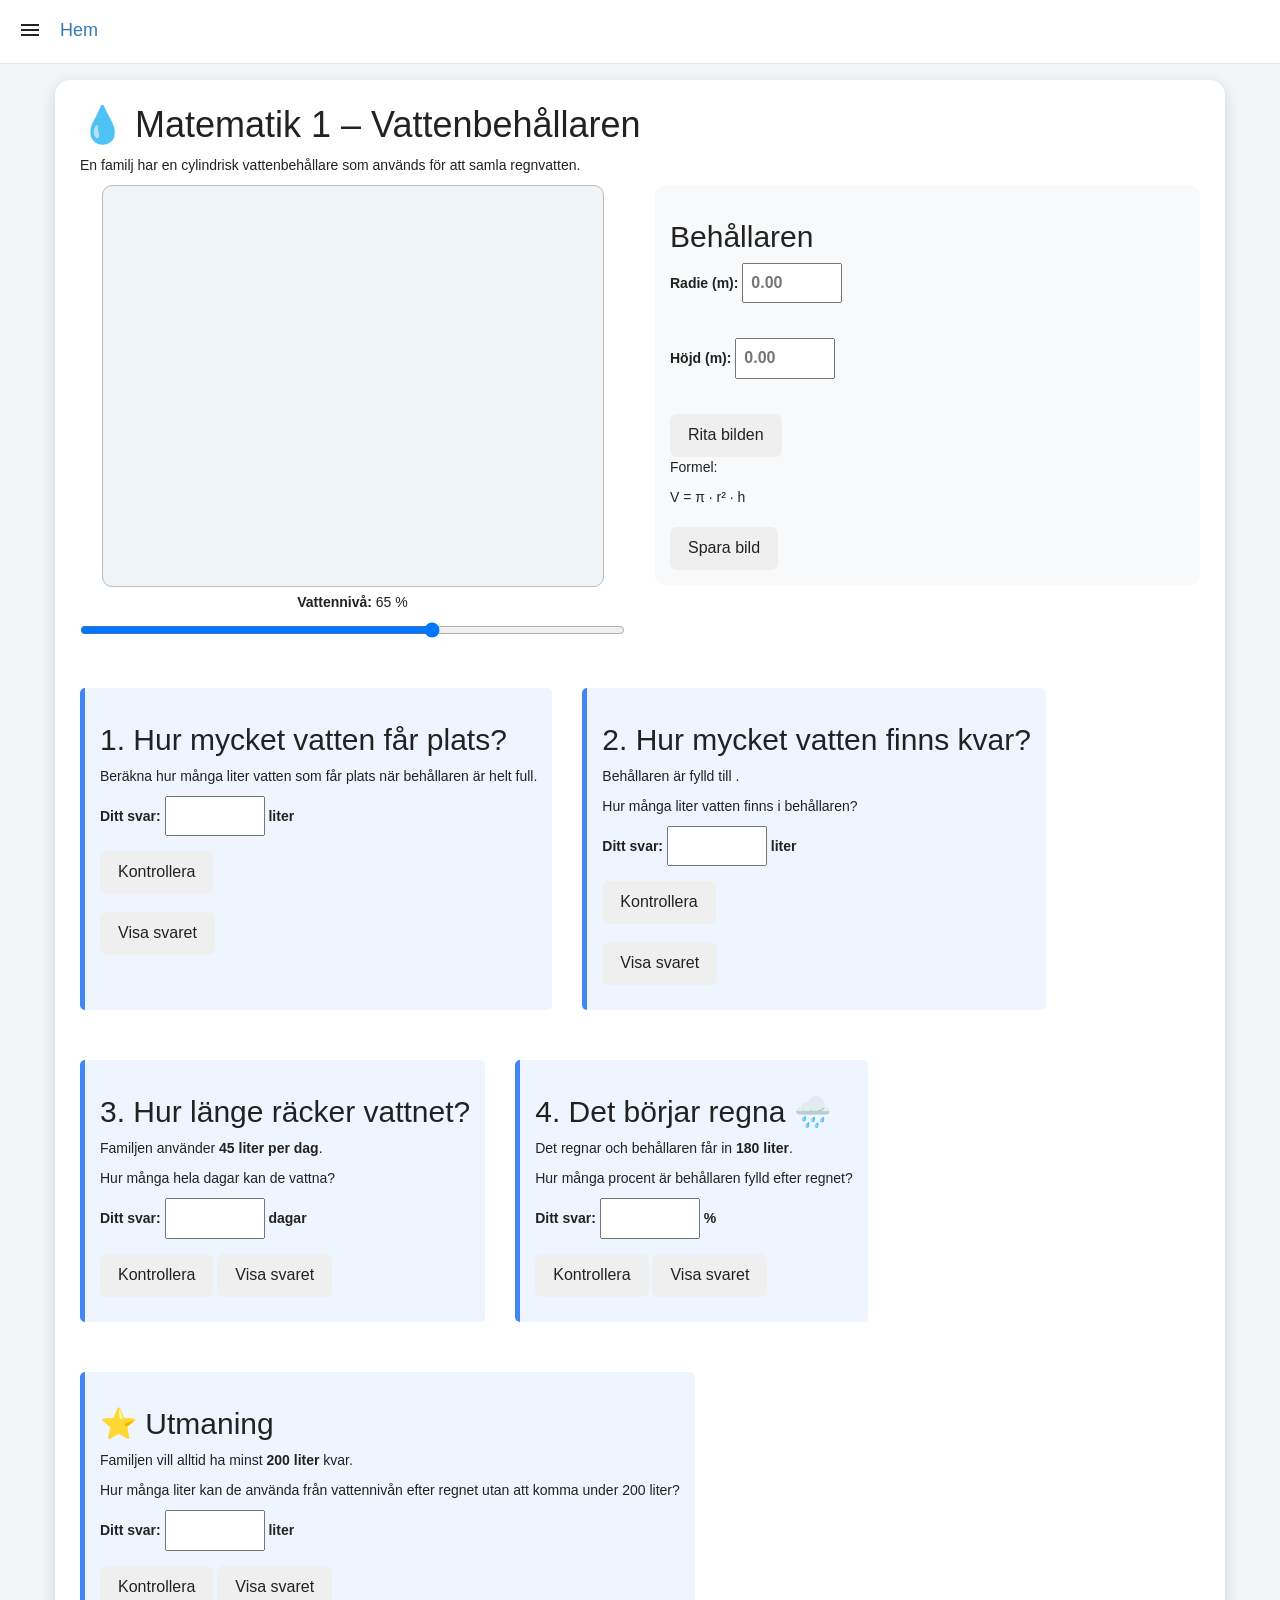
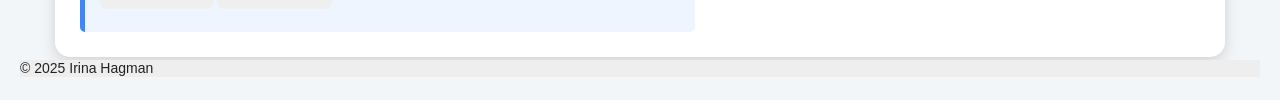
<file: behållareFylld.html>
<!DOCTYPE html>
<html lang="sv">
<head>
  <meta charset="UTF-8" />
    <title>Matematik 1 – Vattenbehållaren</title>
          <meta http-equiv="X-UA-Compatible" content="IE=edge">
    <meta name="viewport"
        content="width=device-width,initial-scale=1,minimum-scale=1.0,maximum-scale=1.0,user-scalable=no">
    <meta name="HandheldFriendly" content="true">
 
        <link rel="stylesheet" href="./CommonPHP/css/layout.css" >

<script src="./CommonPHP/js/jquery-4.0.0.min.js"   ></script>
</head>
<body>
   <div id="navigation">
                    <div id="openBtn" class="menuButton"><svg stroke="currentColor" fill="currentColor" stroke-width="0"
                            viewBox="0 0 24 24" height="24" width="24" xmlns="http://www.w3.org/2000/svg"
                            style="vertical-align: middle;">
                            <path fill="none" d="M0 0h24v24H0z"></path>
                            <path d="M3 18h18v-2H3zm0-5h18v-2H3zm0-7v2h18V6z"></path>
                        </svg></div>
                    <ul class="nav navbar-nav navbar-right " id="sidebar">
                        
                    </ul>
                    <h1 style="user-select: none;"><a
                                href="index.html"
                                data-discover="true"><span class="name">Hem</span></a>
                                   </h1>
                </div>
    
 

  

    <style>
        body {
            font-family: Arial, sans-serif;
            background: #f2f6f8;
            margin: 0;
            padding: 20px;
            color: #222;
            
        }

        .container {
            
            background: white;
            padding: 25px;
            border-radius: 15px;
            box-shadow: 0 4px 15px rgba(0,0,0,0.15);
            margin-top: 60px;
        }

        h1 {
            margin-top: 0;
        }

        .layout {
            display: flex;
            gap: 30px;
            flex-wrap: wrap;
        }

        .canvas-container {
            flex: 1;
            min-width: 400px;
            text-align: center;
        }

        canvas {
            background: #eef4f7;
            border: 1px solid #bbb;
            border-radius: 10px;
            max-width: 100%;
        }

        .controls {
            flex: 1;
            min-width: 320px;
        }

        .box {
            background: #f7f9fa;
            padding: 15px;
            border-radius: 10px;
            margin-bottom: 15px;
        }

        label {
            display: block;
            margin-top: 10px;
            font-weight: bold;
        }

        input[type="number"] {
            width: 100px;
            padding: 7px;
            font-size: 16px;
        }

        input[type="range"] {
            width: 100%;
        }

        button {
            padding: 10px 18px;
            border: none;
            border-radius: 7px;
            cursor: pointer;
            font-size: 16px;
            margin-top: 10px;
        }

        .result {
            font-size: 18px;
            font-weight: bold;
            margin-top: 10px;
        }

        .correct {
            color: green;
        }

        .wrong {
            color: darkred;
        }

        .question {
            background: #eef5ff;
            border-left: 5px solid #4285f4;
            padding: 15px;
            margin-top: 20px;
            border-radius: 5px;
        }

        .answer {
            margin-top: 8px;
        }

        .small {
            color: #666;
            font-size: 14px;
        }
    </style>
</head>

<body>

<div class="container">

    <h1>💧 Matematik 1 – Vattenbehållaren</h1>

    <p>
        En familj har en cylindrisk vattenbehållare som används
        för att samla regnvatten.
    </p>

    <div class="layout">

        <!-- CANVAS -->
        <section class="canvas-container">

            <canvas id="waterCanvas"
                    width="500"
                    height="400">
            </canvas>

            <p>
                <strong>Vattennivå:</strong>
                <span id="levelText">65</span> %
            </p>

            <input
                type="range"
                id="levelSlider"
                min="0"
                max="100"
                value="65">

        </section>


        <!-- KONTROLLER -->
        <section class="controls">

            <div class="box">

                <h2>Behållaren</h2>

          <!--      <p>
                    Diameter:
                    <strong>1,2 m</strong>
                </p>

                <p>
                    Höjd:
                    <strong>1,5 m</strong>
                </p>

                <p>
                    Radie:
                    <strong>0,6 m</strong>
                </p>-->
  
   
    <label>Radie (m): <input type="number" id="r1"  step="0.01" min="0.1" placeholder="0.00"></label><br>
    <label>Höjd (m): <input type="number" id="h1"  step="0.01" min="0.1" placeholder="0.00"></label><br>
    <button onclick=" ritaCylinder1()">Rita bilden</button>

                <p>
                    Formel:
                </p>

                <p>
                    V = π · r² · h
                </p>
 <button id="saveBtn1" type="button">Spara bild</button>
                <!--div class="result">
                    Total volym:
                    <span id="totalVolume"></span> liter-->
            </div>

  </section>

            <!-- UPPGIFT 1 -->
            <section class="question">

                <h2>1. Hur mycket vatten får plats?</h2>
   <!--button onclick="visaText1()">Visa text</button-->
   
 
  
                <p>
                    Beräkna hur många liter vatten som får plats
                    när behållaren är helt full.
                </p>

                <label>
                    Ditt svar:
                    <input
                        type="number"
                        id="answer1">
                    liter
                </label>

                <button onclick="checkAnswer1()">
                    Kontrollera
                </button>

                <div id="result1" class="answer"></div>
  <button onclick="visaVolym()">Visa svaret</button>
     
       
    <p id="volym-resultat" ></p>
            </section >


            <!-- UPPGIFT 2 -->
            <section class="question">

                <h2>2. Hur mycket vatten finns kvar?</h2>

                <p>
                    Behållaren är fylld till
                    <strong id="fylld"></strong>.
                </p>

                <p>
                    Hur många liter vatten finns i behållaren?
                </p>

                <label>
                    Ditt svar:
                    <input
                        type="number"
                        id="answer2">
                    liter
                </label>

                <button onclick="checkAnswer2()">
                    Kontrollera
                </button>
    <div id="result1" class="answer"></div>
  <button onclick="visaResult2()">Visa svaret</button>
     
       
   
                <p id="result2" class="answer"></p>

            </section>


            <!-- UPPGIFT 3 -->
            <section class="question">

                <h2>3. Hur länge räcker vattnet?</h2>

                <p>
                    Familjen använder
                    <strong>45 liter per dag</strong>.
                </p>

                <p>
                    Hur många hela dagar kan de vattna?
                </p>

                <label>
                    Ditt svar:
                    <input
                        type="number"
                        id="answer3">
                    dagar
                </label>

                <button onclick="checkAnswer3()">
                    Kontrollera
                </button>
<button onclick="visaResult3()">Visa svaret</button>
     
       
                <p id="result3" class="answer"></p>

            </section>


            <!-- REGN -->
            <section class="question">

                <h2>4. Det börjar regna 🌧️</h2>

                <p>
                    Det regnar och behållaren får in
                    <strong>180 liter</strong>.
                </p>

                <p>
                    Hur många procent är behållaren fylld
                    efter regnet?
                </p>

                <label>
                    Ditt svar:
                    <input
                        type="number"
                        id="answer4">
                    %
                </label>

                <button onclick="checkAnswer4()">
                    Kontrollera
                </button>
<button onclick="visaResult4()">Visa svaret</button>
                <div id="result4" class="answer"></div>

            </section>


            <!-- UTMANING -->
            <section class="question">

                <h2>⭐ Utmaning</h2>

                <p>
                    Familjen vill alltid ha minst
                    <strong>200 liter</strong> kvar.
                </p>

                <p>
                    Hur många liter kan de använda från
                    vattennivån efter regnet utan att komma
                    under 200 liter?
                </p>

                <label>
                    Ditt svar:
                    <input
                        type="number"
                        id="answer5">
                    liter
                </label>

                <button onclick="checkAnswer5()">
                    Kontrollera
                </button>
<button onclick="visaResult5()">Visa svaret</button>
                <div id="result5" class="answer"></div>

            </section>

        </div>

    </div>

</div>


<script>

    // -----------------------------
    // KONSTANTER
    // -----------------------------

    const diameter = 1.2;
    const radius = diameter / 2;
    const height = 1.5;

    // Cylinder
   let volumeM3,  waterLiters ;

    // Omvandla m3 till liter
    let totalLiters;



    // -----------------------------
    // CANVAS
    // -----------------------------

    const canvas =
        document.getElementById("waterCanvas");

    const ctx =
        canvas.getContext("2d");

        // =====================================================
// CYLINDER MED VATTENNIVÅ
// =====================================================

function drawCylinderWithWater(ctx, radius, height, level) {
      // Cylinder
    volumeM3 =
        Math.PI *
        radius *
        radius *
        height;

    // Omvandla m3 till liter
    totalLiters =
        volumeM3 * 1000;


$("#fylld").text(level + " %");
 water = totalLiters * level * 0.01; 
    // Rensa canvas
   ctx.fillStyle = "#ffffff"; 
ctx.fillRect(0, 0, ctx.canvas.width, ctx.canvas.height);

    // Kontrollera värden
    if (!radius || !height || radius <= 0 || height <= 0) {
        return;
    }

    // -------------------------------------------------
    // POSITION OCH SKALNING
    // -------------------------------------------------

    const centerX = 250;
    const topY = 80;

    // Maxstorlek på cylindern i pixlar
    const maxPixelRadius = 100;
    const maxPixelHeight = 400;

    // Samma skala används både för bredd och höjd.
    // Därför behålls cylinderens verkliga proportioner.
    const scaleX = maxPixelRadius / radius;
    const scaleY = maxPixelHeight / height;

    const scale = Math.min(scaleX, scaleY);

    const scaledRadius = radius * scale;
    const scaledHeight = height * scale;

    const bottomY = topY + scaledHeight;

    // Ellipsens höjd följer cylinderns bredd
    const ellipseYRadius = Math.max(
        8,
        Math.min(25, scaledRadius * 0.25)
    );

    // -------------------------------------------------
    // VATTEN
    // -------------------------------------------------

    // Vattenhöjden är exakt samma procent av
    // cylinderns verkliga höjd som slider-värdet.
    const waterHeight =
        scaledHeight * (level / 100);

    const waterTop =
        bottomY - waterHeight;


    // -------------------------------------------------
    // KLIPP VATTNET SÅ ATT DET STANNAR I CYLINDERN
    // -------------------------------------------------

    ctx.save();

    ctx.beginPath();

    // Cylinderområdet
    ctx.moveTo(
        centerX - scaledRadius,
        topY
    );

    ctx.lineTo(
        centerX - scaledRadius,
        bottomY
    );

    ctx.lineTo(
        centerX + scaledRadius,
        bottomY
    );

    ctx.lineTo(
        centerX + scaledRadius,
        topY
    );

    ctx.closePath();

    ctx.clip();


    // -------------------------------------------------
    // VATTENFYLLNING
    // -------------------------------------------------

    ctx.fillStyle = "#4da6ff";

    ctx.fillRect(
        centerX - scaledRadius,
        waterTop,
        scaledRadius * 2,
        waterHeight + ellipseYRadius
    );


    // -------------------------------------------------
    // VATTENYTA
    // -------------------------------------------------

    if (level > 0) {

        ctx.beginPath();

        ctx.ellipse(
            centerX,
            waterTop,
            scaledRadius,
            ellipseYRadius,
            0,
            0,
            Math.PI * 2
        );

        ctx.fillStyle = "#2f8fe8";
        ctx.fill();
    }

    ctx.restore();

// Färga övre halvan av övre ellipsen blå vid 100 %
if (level >= 100) {
    ctx.save();

    ctx.beginPath();
    ctx.ellipse(
        centerX,
        topY,
        scaledRadius,
        ellipseYRadius,
        0,
        Math.PI,
        Math.PI * 2
    );

    ctx.fillStyle = "#2196F3";
    ctx.fill();

    ctx.restore();
}
    // =================================================
    // SJÄLVA CYLINDERNS KONTUR
    // =================================================

    ctx.strokeStyle = "blue";
    ctx.lineWidth = 3;

    // -------------------------------------------------
    // ÖVRE ELLIPS
    // -------------------------------------------------

    ctx.beginPath();

    ctx.ellipse(
        centerX,
        topY,
        scaledRadius,
        ellipseYRadius,
        0,
        0,
        Math.PI * 2
    );

    ctx.stroke();


    // -------------------------------------------------
    // VÄNSTER SIDA
    // -------------------------------------------------

    ctx.beginPath();

    ctx.moveTo(
        centerX - scaledRadius,
        topY
    );

    ctx.lineTo(
        centerX - scaledRadius,
        bottomY
    );

    ctx.stroke();


    // -------------------------------------------------
    // HÖGER SIDA
    // -------------------------------------------------

    ctx.beginPath();

    ctx.moveTo(
        centerX + scaledRadius,
        topY
    );

    ctx.lineTo(
        centerX + scaledRadius,
        bottomY
    );

    ctx.stroke();


 


    // -------------------------------------------------
    // BOTTEN – BAKRE HALVAN
    // -------------------------------------------------

    ctx.beginPath();

    ctx.setLineDash([6, 4]);

    ctx.ellipse(
        centerX,
        bottomY,
        scaledRadius,
        ellipseYRadius,
        0,
        Math.PI,
        Math.PI * 2
    );

    ctx.stroke();

    ctx.setLineDash([]);
// Nedre ellipsen
ctx.beginPath();
ctx.ellipse(
    centerX,
    bottomY,
    scaledRadius,
    ellipseYRadius,
    0,
    0,
    Math.PI * 2
);
ctx.stroke();

// Färga nedre halvan blå om det finns vatten
if (level > 0) {
    ctx.save();

    ctx.beginPath();
    ctx.ellipse(
        centerX,
        bottomY,
        scaledRadius,
        ellipseYRadius,
        0,
        0,
        Math.PI
    );

    ctx.fillStyle = "#2196F3";
    ctx.fill();

    ctx.restore();
}

    // =================================================
    // RADIE
    // =================================================

    ctx.strokeStyle = "purple";
    ctx.lineWidth = 2;

    ctx.beginPath();

    ctx.moveTo(
        centerX,
        topY
    );

    ctx.lineTo(
        centerX + scaledRadius,
        topY
    );

    ctx.stroke();


    ctx.fillStyle = "purple";
    ctx.font = "bold 16px Arial";

    ctx.fillText(
        "r = " + radius + " m",
        centerX + scaledRadius / 2 - 20,
        topY - 25
    );


    // =================================================
    // HÖJD
    // =================================================

    ctx.strokeStyle = "green";
    ctx.lineWidth = 2;

    ctx.beginPath();

    ctx.moveTo(
        centerX + scaledRadius,
        topY
    );

    ctx.lineTo(
        centerX + scaledRadius,
        bottomY
    );

    ctx.stroke();


    ctx.fillStyle = "green";

    ctx.fillText(
        "h = " + height + " m",
        centerX + scaledRadius + 10,
        topY + scaledHeight / 2
    );


    // =================================================
    // VATTENNIVÅ
    // =================================================

    ctx.fillStyle = "#222";
    ctx.font = "bold 20px Arial";

    ctx.fillText(
        level + " %",
        centerX - 30,
        waterTop - 15
    );


    // =================================================
    // LITER VATTEN
    // =================================================

     volumeM3 =
        Math.PI *
        radius *
        radius *
        height;

     totalLiters =
        volumeM3 * 1000;

      waterLiters =
        totalLiters * level / 100;

  

}


// =====================================================
// RITA CYLINDER
// =====================================================

function ritaCylinder1() {

    const radius =
        parseFloat($("#r1").val());

    const height =
        parseFloat($("#h1").val());

    if (
        isNaN(radius) ||
        isNaN(height) ||
        radius <= 0 ||
        height <= 0
    ) {
        alert("Ange en giltig radie och höjd.");
        return;
    }

    // Spara värdena som används av slidern
    currentRadius = radius;
    currentHeight = height;

    const level =
        Number($("#levelSlider").val());

    drawCylinderWithWater(
        ctx,
        radius,
        height,
        level
    );
}


// =====================================================
// SLIDER
// =====================================================

let currentRadius = 0;
let currentHeight = 0;
let water = 0;

const slider =
    document.getElementById("levelSlider");

slider.addEventListener(
    "input",
    function () {

        const level =
            Number(this.value);

        document.getElementById(
            "levelText"
        ).textContent = level;


        // Om cylindern inte har ritats ännu
        if (
            currentRadius <= 0 ||
            currentHeight <= 0
        ) {
            return;
        }


        // Rita om samma cylinder med ny vattennivå
        drawCylinderWithWater(
            ctx,
            currentRadius,
            currentHeight,
            level
        );
    }
);


    // -----------------------------
    // PIL
    // -----------------------------

    function drawArrow(x1, y1, x2, y2) {

        ctx.beginPath();

        ctx.moveTo(x1, y1);
        ctx.lineTo(x2, y2);

        ctx.stroke();

    }


    


    // Första ritningen
    //drawTank(65);


    // -----------------------------
    // UPPGIFT 1
    // -----------------------------

    function checkAnswer1() {

        const answer =
            Number(
                document.getElementById(
                    "answer1"
                ).value
            );

        const result =
            document.getElementById(
                "result1"
            );


        if (
            Math.abs(answer - totalLiters)
            < 1
        ) {

            result.textContent =
                "✓ Rätt svar!";

            result.className =
                "answer correct";

        } else {

            result.textContent =
                "✗ Inte riktigt. Försök igen.";

            result.className =
                "answer wrong";
        }
    }


    // -----------------------------
    // UPPGIFT 2
    // -----------------------------

    function checkAnswer2() {

        const answer =
            Number(
                document.getElementById(
                    "answer2"
                ).value
            );

        const expected =
            totalLiters * 0.65;


        const result =
            document.getElementById(
                "result2"
            );


        if (
            Math.abs(answer - expected)
            < 1
        ) {

            result.textContent =
                "✓ Rätt svar!";

            result.className =
                "answer correct";

        } else {

            result.textContent =
                "✗ Inte riktigt. Försök igen.";

            result.className =
                "answer wrong";
        }
    }

function visaResult3() {
    
    const water =
        waterLiters; // Mängden vatten i liter

    const expected =
        Math.floor(
            water / 45
        );

    $("#result3").html(`Rätt svar: ${expected} dagar`);

}
    // -----------------------------
    // UPPGIFT 3
    // -----------------------------

    function checkAnswer3() {

        const answer =
            Number(
                document.getElementById(
                    "answer3"
                ).value
            );


        const water =
            waterLiters; // Mängden vatten i liter

        const expected =
            Math.floor(
                water / 45
            );


        const result =
            document.getElementById(
                "result3"
            );


        if (answer === expected) {

            result.textContent =
                "✓ Rätt svar!";

            result.className =
                "answer correct";

        } else {

            result.textContent =
                "✗ Inte riktigt. Tänk på att vi frågar efter hela dagar.";

            result.className =
                "answer wrong";
        }
    }

function visaResult4() {
    
    const initial =waterLiters; // Mängden vatten i liter innan regnet

    const afterRain =   
        initial + 180;

    const expected =
        afterRain / totalLiters * 100;

    $("#result4").html(`Rätt svar: ${expected.toFixed(1)} %`);
}
    // -----------------------------
    // UPPGIFT 4
    // -----------------------------

    function checkAnswer4() {

        const answer =
            Number(
                document.getElementById(
                    "answer4"
                ).value
            );


        const initial =
            waterLiters; // Mängden vatten i liter innan regnet

        const afterRain =
            initial + 180;

        const expected =
            afterRain / totalLiters * 100;


        const result =
            document.getElementById(
                "result4"
            );


        if (
            Math.abs(answer - expected)
            < 0.5
        ) {

            result.textContent =
                "✓ Rätt svar!";

            result.className =
                "answer correct";

        } else {

            result.textContent =
                "✗ Inte riktigt. Försök räkna ut hur många liter som finns efter regnet och jämför med hela behållarens volym.";

            result.className =
                "answer wrong";
        }
    }

function visaResult5() {
    const initial =waterLiters; // Mängden vatten i liter innan regnet    
      const afterRain =
            initial + 180;

        const expected =
            afterRain - 200;
            if(expected < 0){
                $("#result5").html(`Rätt svar: 0 liter (det finns inte tillräckligt med vatten)`);  }
            $("#result5").html(`Rätt svar: ${expected.toFixed(1)} liter`);
      }

    // -----------------------------
    // UPPGIFT 5
    // -----------------------------

    function checkAnswer5() {

        const answer =
            Number(
                document.getElementById(
                    "answer5"
                ).value
            );


        const initial =waterLiters; // Mängden vatten i liter innan regnet

        const afterRain =
            initial + 180;

        const expected =
            afterRain - 200;
if(expected < 0){
                expected = 0; // Om det inte finns tillräckligt med vatten, sätt förväntat svar till 0
            }

        const result =
            document.getElementById(
                "result5"
            );


        if (
            Math.abs(answer - expected)
            < 1
        ) {

            result.textContent =
                "✓ Rätt svar!";

            result.className =
                "answer correct";

        } else {

            result.textContent =
                "✗ Inte riktigt. Ta mängden vatten efter regnet och subtrahera 200 liter.";

            result.className =
                "answer wrong";
        }
    }


    $(document).ready(function() {
    
    $("#saveBtn1").on("click", function() {
        // 1. Hämta canvas-elementet (med index 0 för att få DOM-elementet)
        var canvas = $("#waterCanvas")[0];
        
        // 2. Gör om canvasens innehåll till en PNG-bild (Data URL)
        var imageURI = canvas.toDataURL("image/png");
        
        // 3. Skapa en dold nerladdningslänk i bakgrunden
        var downloadLink = document.createElement("a");
        downloadLink.download = "cylinder_ritning.png"; // Namnet på filen som sparas
        downloadLink.href = imageURI;
        
        // 4. Trigga klicket på länken för att starta nerladdningen
        document.body.appendChild(downloadLink);
        downloadLink.click();
        document.body.removeChild(downloadLink);
    });
    
    });

    function visaVolym() {
   
    $("#volym-resultat").html(`Total volym: ${Math.round(totalLiters)} liter`);
    }
    function visaResult2() {
   
    $("#result2").html(`Vattens volym: ${Math.round( waterLiters)} l`);
  }
  



  </script>
  <footer class="footer">
  <p>&copy; 2025 Irina Hagman </p>
</footer>

       <script src="./CommonPHP/js/menu.js" ></script>
</body>
</html>
</file>
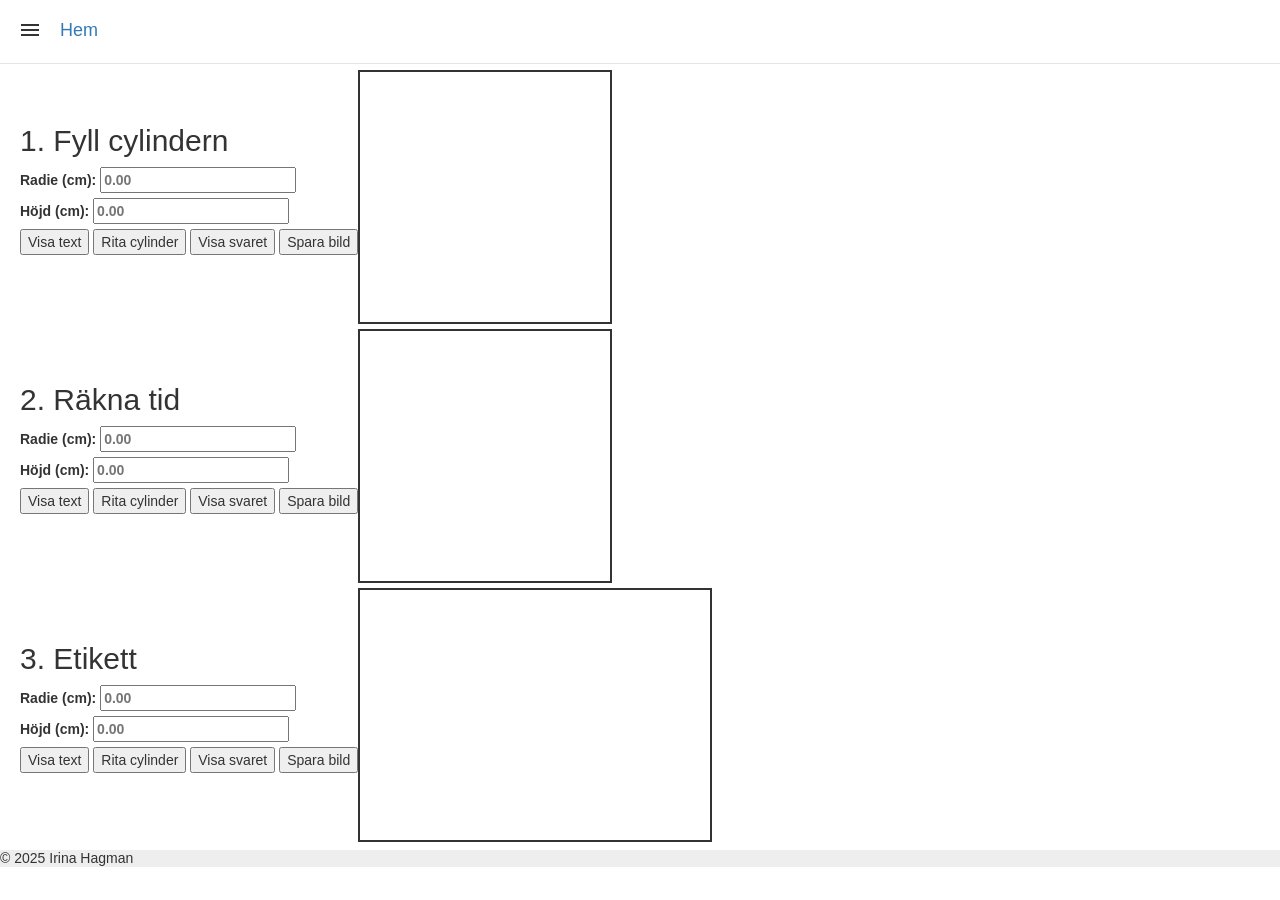
<file: cylinderFylld.html>
<!DOCTYPE html>
<html lang="sv">
<head>
  <meta charset="UTF-8" />
  <title>Cylinder - Nivå 2</title>
          <meta http-equiv="X-UA-Compatible" content="IE=edge">
    <meta name="viewport"
        content="width=device-width,initial-scale=1,minimum-scale=1.0,maximum-scale=1.0,user-scalable=no">
    <meta name="HandheldFriendly" content="true">
 
        <link rel="stylesheet" href="./CommonPHP/css/layout.css" >

<script src="./CommonPHP/js/jquery-4.0.0.min.js"   ></script>
</head>
<body>
   <div id="navigation">
                    <div id="openBtn" class="menuButton"><svg stroke="currentColor" fill="currentColor" stroke-width="0"
                            viewBox="0 0 24 24" height="24" width="24" xmlns="http://www.w3.org/2000/svg"
                            style="vertical-align: middle;">
                            <path fill="none" d="M0 0h24v24H0z"></path>
                            <path d="M3 18h18v-2H3zm0-5h18v-2H3zm0-7v2h18V6z"></path>
                        </svg></div>
                    <ul class="nav navbar-nav navbar-right " id="sidebar">
                        
                    </ul>
                    <h1 style="user-select: none;"><a
                                href="index.html"
                                data-discover="true"><span class="name">Hem</span></a>
                                   </h1>
                </div>
    
  <h1>Cylinder – Nivå 1</h1>
<table>
  <tr><td>
     <!-- Uppgift 1 -->
  <section>
    <h2>1. Fyll cylindern</h2>
    <label>Radie (cm): <input type="number" id="r1"  step="0.01" min="0.1" placeholder="0.00"></label><br>
    <label>Höjd (cm): <input type="number" id="h1"  step="0.01" min="0.1" placeholder="0.00"></label><br>
     <button onclick="visaText1()">Visa text</button>
     <button onclick="ritaCylinder1()">Rita cylinder</button>
 
    <button onclick="beraknaVolym()">Visa svaret</button>
      <button id="saveBtn1" type="button">Spara bild</button>
       <p id="text1" ></p>
       <br>
    <p id="volym-resultat"></p>
  </section>
  </td>
  <td><canvas id="canvas1" width="250" height="250"></canvas></td>
</tr>
  <tr>
    <td> 
  <!-- Uppgift 2 -->
  <section>
    <h2>2. Räkna tid</h2>
    <label>Radie (cm): <input type="number" id="r2"  step="0.01" min="0.1" placeholder="0.00"></label><br>
    <label>Höjd (cm): <input type="number" id="h2"  step="0.01" min="10.1" placeholder="0.00"></label><br>
      <button onclick="visaText2()">Visa text</button>
     <button onclick="ritaCylinder2()">Rita cylinder</button>
    <button onclick="beraknaTid()">Visa svaret</button>
      <button id="saveBtn2" type="button">Spara bild</button>
         <p id="text2" ></p>
       <br>
    <p id="tid-resultat"></p>
  </section> </td>
   <td><canvas id="canvas2" width="250" height="250"></canvas></td>
  </tr>
  <tr>
    <td>
  <!-- Uppgift 3 -->
  <section>
    <h2>3. Etikett</h2>
    <label>Radie (cm): <input type="number" id="r3"  step="0.01" min="0.1" placeholder="0.00"></label><br>
    <label>Höjd (cm): <input type="number" id="h3"  step="0.01" min="0.1" placeholder="0.00 "></label><br>
   
     <button onclick="visaTextMantelyta()">Visa text</button>
    

     <button onclick="ritaMantel()">Rita cylinder</button> 
     <button onclick="beraknaMantelyta()">Visa svaret</button>
      <button id="saveBtn3" type="button">Spara bild</button>
        <p id="mantel-text" ></p>
        <br>
    <p id="mantel-resultat" ></p>
  </section>

    </td>
     <td><canvas id="canvas3" width="350" height="250"></canvas></td>
  </tr>

</table>
 




  <script>
    $(document).ready(function() {
    
    $("#saveBtn1").on("click", function() {
        // 1. Hämta canvas-elementet (med index 0 för att få DOM-elementet)
        var canvas = $("#canvas1")[0];
        
        // 2. Gör om canvasens innehåll till en PNG-bild (Data URL)
        var imageURI = canvas.toDataURL("image/png");
        
        // 3. Skapa en dold nerladdningslänk i bakgrunden
        var downloadLink = document.createElement("a");
        downloadLink.download = "cylinder_ritning.png"; // Namnet på filen som sparas
        downloadLink.href = imageURI;
        
        // 4. Trigga klicket på länken för att starta nerladdningen
        document.body.appendChild(downloadLink);
        downloadLink.click();
        document.body.removeChild(downloadLink);
    });
$("#saveBtn2").on("click", function() {
        // 1. Hämta canvas-elementet (med index 0 för att få DOM-elementet)
        var canvas = $("#canvas2")[0];
        
        // 2. Gör om canvasens innehåll till en PNG-bild (Data URL)
        var imageURI = canvas.toDataURL("image/png");
        
        // 3. Skapa en dold nerladdningslänk i bakgrunden
        var downloadLink = document.createElement("a");
        downloadLink.download = "cylinder_ritning.png"; // Namnet på filen som sparas
        downloadLink.href = imageURI;
        
        // 4. Trigga klicket på länken för att starta nerladdningen
        document.body.appendChild(downloadLink);
        downloadLink.click();
        document.body.removeChild(downloadLink);
    });
    $("#saveBtn3").on("click", function() {
        // 1. Hämta canvas-elementet (med index 0 för att få DOM-elementet)
        var canvas = $("#canvas3")[0];
        
        // 2. Gör om canvasens innehåll till en PNG-bild (Data URL)
        var imageURI = canvas.toDataURL("image/png");
        
        // 3. Skapa en dold nerladdningslänk i bakgrunden
        var downloadLink = document.createElement("a");
        downloadLink.download = "cylinder_mantel.png"; // Namnet på filen som sparas
        downloadLink.href = imageURI;
        
        // 4. Trigga klicket på länken för att starta nerladdningen
        document.body.appendChild(downloadLink);
        downloadLink.click();
        document.body.removeChild(downloadLink);
    }); 
});
    function beraknaVolym() {
      const radie = parseFloat(parseFloat($("#r1").val()));
      const hojd = parseFloat(parseFloat($("#h1").val()));;
     
         
                const volymTotal = Math.PI * radie * radie * hojd; // ≈1570.8

                const fyllning1 = volymTotal / 4;
                const kvar = volymTotal - fyllning1;
                const fyllning2 = kvar / 2;
                const fyllning3 = 500; // ml = cm³

                 fyllning1 + fyllning2 + fyllning3;
        $("#volym-resultat").get(0).innerText =
          `Det finns ${(fyllning1 + fyllning2 + fyllning3).toFixed(2)} ml i cylindern efter dessa tre steg.`;  
    }
    function visaText1() {
      const r = parseFloat(parseFloat($("#r1").val()));
      const h = parseFloat(parseFloat($("#h1").val()));;
     
      $("#text1").html(`En tom cylinder fylls med vätska i 3 steg:<br/>
- Först 1/4 av volymen<br/>
- Sen 1/2 av den återstående volymen<br/>
– Till sist 500 ml <br />
Cylinder har höjd ${h} cm och radie ${r} cm.<br/>
Hur mycket vätska finns det totalt i cylindern efter dessa tre steg? Svara i ml`);

    }
      function visaText2() {
      const r = parseFloat(parseFloat($("#r2").val()));
      const h = parseFloat(parseFloat($("#h2").val()));;
     
      $("#text2").html(`Cylinder med radie ${r} cm fylls med hastigheten 150 ml/min.<br />` +
                    `Hur lång tid tar det tills vattennivån når 10 cm ? Svara i minuter `);

    }
function getRadiusFromVolym(V, h) {
    return Math.sqrt(V / (Math.PI * h));
}

    function beraknaTid() {
      const r = parseFloat(parseFloat($("#r2").val()));
      const h = parseFloat(parseFloat($("#h2").val()));
  
        $("#tid-resultat").get(0).innerText =
        ((Math.PI * r * r * 10) / 150).toFixed(0) + ' minuter';
    
    }

    function beraknaMantelyta() {
      const r = parseFloat(parseFloat($("#r3").val()));
      const h = parseFloat(parseFloat($("#h3").val()));
  console.log(`Radie: ${r}, Höjd: ${h}`);
        const A = 2 * Math.PI * r * h;
        $("#mantel-resultat").get(0).innerText =
          `Etiketten har area ${A.toFixed(2)} cm²`;
    
    }
  function visaTextMantelyta() {
      const r = parseFloat(parseFloat($("#r3").val()));
      const h = parseFloat(parseFloat($("#h3").val()));
  
        $("#mantel-text").get(0).innerText =
        'En etikett ska sättas runt hela mantelytan av en burk (cylinder). Hur stor area måste etiketten ha om burkens höjd är ' +
                     h + ' cm och diameter är ' + r * 2 + ' cm?'
    
    }

var ctx, canvas;
function getCilnder(ctx, radius, height) {
  // Lägg till detta i början av din getCilnder-funktion:
ctx.fillStyle = "#ffffff"; 
ctx.fillRect(0, 0, ctx.canvas.width, ctx.canvas.height);
    // 1. Tvinga flytt till toppen av canvasen så att höga cylindrar får plats
    const centerX = 90; 
    const topY = 40; 
    const ellipseYRadius = 25; // Ellipsens platttextur (vertikala radie)

    // 2. BERÄKNA RÄTTA PROPORTIONER (SKALNING)
    // Vi vill att ritningen ska anpassa sig efter de värden du skriver in.
    // Vi sätter en maxbredd på skärmen (t.ex. 160px totalt, så radie max 80)
    // Och en maxhöjd på skärmen (t.ex. 180px) så den inte klipper i botten.
    const maxPixelRadius = 80;
    const maxPixelHeight = 160;

    // Räkna ut skalfaktorer för både bredd och höjd
    const scaleX = maxPixelRadius / radius;
    const scaleY = maxPixelHeight / height;

    // Använd den striktaste skalan för att behålla det exakta förhållandet!
    const scale = Math.min(scaleX, scaleY);

    // De faktiska pixelmåtten som bevarar förhållandet radie/höjd perfekt:
    const scaledRadius = radius * scale;
    const scaledHeight = height * scale;
//console.log(`Skalning: scaleX=${scaleX.toFixed(2)}, scaleY=${scaleY.toFixed(2)}, scaledRadius=${scaledRadius.toFixed(2)}, scaledHeight=${scaledHeight.toFixed(2)}`);  
    // Rensa eventuella sträckade linjer från tidigare ritningar
    ctx.setLineDash([]);

    // --- RITA CYLINDERN ---

    // Övre ellips (toppen)
    ctx.beginPath();
     ctx.lineWidth = 3; // Sätter linjetjockleken för cylindern
    ctx.ellipse(centerX, topY, scaledRadius, ellipseYRadius, 0, 0, 2 * Math.PI);
    ctx.strokeStyle = 'blue';
    ctx.stroke();
       // NEDERSTA ELLIPSEN - UPPDELAD I TVÅ HALVOR
    const bottomY = topY + scaledHeight;
  // A) Främre halvan (Botten/Nedre delen) -> HELDRAGEN
    ctx.beginPath();
    ctx.ellipse(centerX, bottomY, scaledRadius, ellipseYRadius, 0, 0, Math.PI); // Från 0 till PI
    ctx.stroke();

    // B) Bakre halvan (Toppen/Övre delen) -> STRECKAD
    ctx.beginPath();
    ctx.setLineDash([6, 4]); // Sätter sträckat mönster
    ctx.ellipse(centerX, bottomY, scaledRadius, ellipseYRadius, 0, Math.PI, 2 * Math.PI); // Från PI till 2*PI
    ctx.stroke();
    
    // Nollställ sträckningen direkt så sidorna blir heldragna
    ctx.setLineDash([]);

    // Vänstra vertikala sidan
    ctx.beginPath();
    ctx.moveTo(centerX - scaledRadius, topY);
    ctx.lineTo(centerX - scaledRadius, topY + scaledHeight);
    ctx.stroke();

    // Högra vertikala sidan
    ctx.beginPath();
    ctx.moveTo(centerX + scaledRadius, topY);
    ctx.lineTo(centerX + scaledRadius, topY + scaledHeight);
    ctx.stroke();

    // --- RITA RADIE (r) INUTI TOPPEN ---
    // Går från centrum ut till högerkanten av toppellipsen
    ctx.beginPath();
    ctx.moveTo(centerX, topY);
    ctx.lineTo(centerX + scaledRadius, topY);
    ctx.strokeStyle = 'purple';
    ctx.stroke();
   
    ctx.font = "bold 16px Arial";
    ctx.fillStyle = 'purple';
    ctx.fillText(radius, centerX + (scaledRadius / 2), topY - 8);

    // --- RITA HÖJD (h) PÅ HÖGER SIDA ---
    // Drar en linje precis längs med den högra kanten
    ctx.beginPath();
    ctx.moveTo(centerX + scaledRadius, topY);
    ctx.lineTo(centerX + scaledRadius, topY + scaledHeight);
    ctx.strokeStyle = 'green';
    ctx.stroke();
    
    ctx.fillStyle = 'black';
    // Placerar bokstaven h till höger om linjen, centrerat i höjdled
    ctx.fillText(height, centerX + scaledRadius + 8, topY + (scaledHeight / 2) + 5);
}



 function ritaCylinder1() {
const radius = parseFloat($("#r1").val());
const height = parseFloat($("#h1").val());
let ctx = $("#canvas1").get(0) .getContext("2d");
               
                ctx.clearRect(0, 0, ctx.canvas.width, ctx.canvas.height);
 //console.log(`Canvas storlek: ${ctx.canvas.width}x${ctx.canvas.height}, 
 //Radie: ${radius}, Höjd: ${height}`); 
drawTask1(ctx);
            }
function ritaCylinder2() {
 const r = parseFloat(parseFloat($("#r2").val()));
      const h = parseFloat(parseFloat($("#h2").val()));
  
        
let ctx = $("#canvas2").get(0) .getContext("2d");
               
                ctx.clearRect(0, 0, ctx.canvas.width, ctx.canvas.height);

   
                const maxHöjd = 10; // cm
                const fyllHastighet = 150; // cm³/min
                const målVolym = Math.PI * r * r * maxHöjd;
                const totalTid = målVolym / fyllHastighet;
                const totalSek = totalTid * 60;

                const cyl = {
                    x: 80,
                    y: 50,
                    width: 100,
                    height: 180,
                    edge: 20
                };

                let nivå = 0;
                let tid = 0;
                const fps = 10;
                const nivåPerFrame =0.1//maxHöjd / (totalSek * fps);
                if(nivåPerFrame <= 0) {
                   nivåPerFrame = 0.1; // Säkerhetsåtgärd för att undvika oändlig loop
                }
              //  console.log(` Total sec: ${totalSek.toFixed(2)} min, Nivå per frame: ${nivåPerFrame.toFixed(4)} cm`);

                function drawCylinder6(nivåCm) {
                    ctx.clearRect(0, 0, ctx.canvas.width, ctx.canvas.height);
                    const nivåPx = (nivåCm / maxHöjd) * cyl.height;
                    const vattenY = cyl.y + cyl.height - nivåPx;

                    // 1. Toppoval (ovanifrån)
                    ctx.fillStyle = "#ccc";
                    ctx.beginPath();
                    ctx.ellipse(cyl.x + cyl.width / 2, cyl.y, cyl.width / 2, cyl.edge, 0, 0, Math.PI * 2);
                    ctx.fill();

                    // 2. Mantel (väggar)
                    ctx.fillStyle = "#e0e0e0";
                    ctx.fillRect(cyl.x, cyl.y, cyl.width, cyl.height);



                    // 4. Vattenmantel
                    ctx.fillStyle = "#0095dd";
                    ctx.fillRect(cyl.x, vattenY, cyl.width, nivåPx);

                    // 5. Vattenyta (oval)
                    ctx.fillStyle = "#0095dd";
                    ctx.beginPath();
                    ctx.ellipse(cyl.x + cyl.width / 2, vattenY, cyl.width / 2, cyl.edge, 0, 0, Math.PI * 2);
                    ctx.fill();

                    // 6. Botten – främre halva (ljusare skugga)
                    ctx.fillStyle = "#0095dd";
                    ctx.beginPath();
                    ctx.ellipse(cyl.x + cyl.width / 2, cyl.y + cyl.height, cyl.width / 2, cyl.edge, 0, 0, Math.PI, false);
                    ctx.fill();

                    // 7. Konturlinjer
                    ctx.strokeStyle = "black";
                    ctx.lineWidth = 1.5;

                    // Topplinje
                    ctx.beginPath();
                    ctx.ellipse(cyl.x + cyl.width / 2, cyl.y, cyl.width / 2, cyl.edge, 0, 0, Math.PI * 2);
                    ctx.stroke();
                    // 5. Vattenyta (oval)
                    ctx.fillStyle = "#ccc";
                    ctx.beginPath();
                    ctx.ellipse(cyl.x + cyl.width / 2, vattenY, cyl.width / 2, cyl.edge, 0, 0, Math.PI * 2);
                    ctx.stroke();
                    // 6. Botten – främre halva (ljusare skugga)
                    ctx.fillStyle = "#0095dd";
                    ctx.beginPath();
                    ctx.ellipse(cyl.x + cyl.width / 2, cyl.y + cyl.height, cyl.width / 2, cyl.edge, 0, 0, Math.PI, false);
                    ctx.stroke();
                    // Sidlinjer
                    ctx.beginPath();
                    ctx.moveTo(cyl.x, cyl.y);
                    ctx.lineTo(cyl.x, cyl.y + cyl.height);
                    ctx.moveTo(cyl.x + cyl.width, cyl.y);
                    ctx.lineTo(cyl.x + cyl.width, cyl.y + cyl.height);
                    ctx.stroke();
                    // Text
                    ctx.fillStyle = "black";
                    ctx.font = "12px sans-serif";
                    ctx.fillText(`Nivå: ${nivåCm.toFixed(1)} cm`, cyl.x + 10, cyl.y + cyl.height + 30);
                    //  ctx.fillText(`Tid: ${(tid / 60).toFixed(2)} min`, cyl.x + 10, cyl.y + cyl.height + 50);
                }

                function animera1() {
//console.log(`Nivå: ${nivå.toFixed(2)} cm, Tid: ${(tid / 60).toFixed(2)} min`);
                    if (nivå < maxHöjd) {
                        nivå += nivåPerFrame;
                        tid += 1 / fps;
                        drawCylinder6(nivå);
                        idAnimation = requestAnimationFrame(animera1);
                    } else {
                        drawCylinder6(maxHöjd);
                      

                    }
                }

                drawCylinder6(0);
                animera1();
            }
function ritaMantel() {
  const radius = parseFloat($("#r3").val());
  const height = parseFloat($("#h3").val());
  let ctx = $("#canvas3").get(0) .getContext("2d");
    ctx.clearRect(0, 0, ctx.canvas.width, ctx.canvas.height);
   getCilnderMantel(ctx, radius, height);
}
function getCilnderMantel(ctx, radius, height) {
  // Lägg till detta i början av din getCilnder-funktion:
ctx.fillStyle = "#ffffff"; 
ctx.fillRect(0, 0, ctx.canvas.width, ctx.canvas.height);
 // 1. Tvinga canvasens interna rityta att matcha dess faktiska storlek på skärmen
    const rect = ctx.canvas.getBoundingClientRect();
    if (ctx.canvas.width !== rect.width || ctx.canvas.height !== rect.height) {
        ctx.canvas.width = rect.width;
        ctx.canvas.height = rect.height;
    }

    const canvasWidth = ctx.canvas.width;
    const canvasHeight = ctx.canvas.height;

    // 2. Fasta inställningar för placering och marginaler
    const padding = 40; 
    const ellipseYRadius = 20; 
    const gapBetweenFigures = 40; // Avståndet mellan cylindern och den utvikta ytan
    const centerX = padding + 40; // Placerar cylindern stabilt till vänster
    const topY = 40; 

    // 3. BERÄKNA DYNAMISK SKALA UTIFRÅN BÅDE BREDD OCH HÖJD
    // Det totala utrymmet i bredd som ritningen kräver i teorin:
    // Cylinderns bredd (2 * radius) + mellanrummet + mantelytans bredd (2 * Math.PI * radius)
    const theoreticalTotalWidth = (radius * 2) + gapBetweenFigures + (2 * Math.PI * radius);
    const maxAvailableWidth = canvasWidth - (padding * 2);
    const maxAvailableHeight = canvasHeight - (padding * 2) - (ellipseYRadius * 2);

    // Räkna ut skalfaktorer för att förhindra att det sticker ut
    const scaleX = maxAvailableWidth / theoreticalTotalWidth;
    const scaleY = maxAvailableHeight / height;
    
    // Använd den striktaste skalan så att allt garanterat får plats på canvasen
    const scale = Math.min(scaleX, scaleY);

    // Skala om alla dina mått
    const scaledRadius = radius * scale;
    const scaledHeight = height * scale;
    const bottomY = topY + scaledHeight;

    ctx.setLineDash([]);
    ctx.font = "bold 14px Arial";

    // ==========================================
    // 🎨 1. FÄRGLÄGG MANTEL OCH BOTTEN (Orange)
    // ==========================================
    ctx.fillStyle = 'rgba(255, 87, 34, 0.1)'; 

    // Färga kroppen (rektangeln)
    ctx.fillRect(centerX - scaledRadius, topY, scaledRadius * 2, scaledHeight);

    // Färga hela bottenellipsen
    ctx.beginPath();
    ctx.ellipse(centerX, bottomY, scaledRadius, ellipseYRadius, 0, 0, 2 * Math.PI);
    ctx.fill();

    // ==========================================
    // ⚪ 2. TÄCK ÖVER TOPPEN MED VITT
    // ==========================================
    ctx.fillStyle = '#ffffff'; 
    ctx.beginPath();
    ctx.ellipse(centerX, topY, scaledRadius, ellipseYRadius, 0, 0, 2 * Math.PI);
    ctx.fill();

    // ==========================================
    // 🔵 3. RITA CYLINDERNS KONTURER (Blå)
    // ==========================================
    ctx.lineWidth = 3; 
    ctx.strokeStyle = 'blue';

    // ÖVERSTA ELLIPSEN (Helt tom inuti)
    ctx.beginPath();
    ctx.ellipse(centerX, topY, scaledRadius, ellipseYRadius, 0, 0, 2 * Math.PI);
    ctx.stroke();

    // NEDERSTA ELLIPSEN - UPPDELAD I TVÅ HALVOR
    // A) Främre halvan -> HELDRAGEN
    ctx.beginPath();
    ctx.ellipse(centerX, bottomY, scaledRadius, ellipseYRadius, 0, 0, Math.PI);
    ctx.stroke();

    // B) Bakre halvan -> STRECKAD
    ctx.beginPath();
    ctx.setLineDash([8, 4]); // Ger ett snyggt och stabilt sträckat mönster
    ctx.ellipse(centerX, bottomY, scaledRadius, ellipseYRadius, 0, Math.PI, 2 * Math.PI);
    ctx.stroke();
    
    ctx.setLineDash([]); // Nollställ sträckning

    // Vänstra och högra lodräta sidorna
    ctx.beginPath();
    ctx.moveTo(centerX - scaledRadius, topY);
    ctx.lineTo(centerX - scaledRadius, bottomY);
    ctx.moveTo(centerX + scaledRadius, topY);
    ctx.lineTo(centerX + scaledRadius, bottomY);
    ctx.stroke();

    // Radie (r) linje i topp-ellipsen
    ctx.lineWidth = 2;
    ctx.beginPath();
    ctx.moveTo(centerX, topY);
    ctx.lineTo(centerX + scaledRadius, topY);
    ctx.strokeStyle = 'purple';
    ctx.stroke();
    
    ctx.fillStyle = 'purple';
    ctx.fillText("r", centerX + (scaledRadius / 2) - 4, topY - 8);

    // ==========================================
    // 📐 4. RITA UTVIKT MANTELYTA (Orange rektangel)
    // ==========================================
    const mantelWidth = 2 * Math.PI * scaledRadius;
    const mantelX = centerX + scaledRadius + gapBetweenFigures; // Dynamisk startpunkt efter cylindern

    ctx.lineWidth = 3;
    ctx.strokeStyle = '#ff5722'; 
    
    ctx.beginPath();
    ctx.rect(mantelX, topY, mantelWidth, scaledHeight);
    ctx.stroke();

    ctx.fillStyle = 'rgba(255, 87, 34, 0.1)';
    ctx.fillRect(mantelX, topY, mantelWidth, scaledHeight);

    // ==========================================
    // 🏷️ TEXTER OCH FORMATERING
    // ==========================================
    ctx.fillStyle = 'black';
    
    // Höjd (h) linje ritas i grönt
    ctx.beginPath();
    ctx.moveTo(mantelX - 15, topY);
    ctx.lineTo(mantelX - 15, bottomY);
    ctx.strokeStyle = 'green';
    ctx.stroke();
    ctx.fillStyle = 'green';
    ctx.fillText("h", mantelX - 30, topY + (scaledHeight / 2) + 5);

    // Text under mantelytan: 2·π·r
    ctx.fillStyle = '#ff5722';
    ctx.fillText("2·π·r", mantelX + (mantelWidth / 2) - 15, bottomY + 20);
    
    // Rubrik ovanför mantelytan
    ctx.font = "bold 12px Arial";
    ctx.fillText("Utvikt mantelyta", mantelX, topY - 10);
}

//+ och *
/**En vattenbehållare är cylindrisk och har en höjd på 1,5 meter samt en radie på 0,4 meter. Hur mycket vatten (i liter) ryms i den när den är full?
(1 liter = 1 dm³)

En etikett ska sättas runt mantelytan av en burk (cylinder). Hur stor måste etiketten vara om burken har höjd 12 cm och diameter 7 cm?

En cylinder har volym 500 cm³. Om radien ökas med 20 %, hur mycket ökar volymen? */
  function drawTask1(ctx) {
                const cyl = {
                    x: 80,
                    y: 60,
                    width: 100,
                    height: 150,
                    edge: 20
                };
                const nivåer = 3;
                const nivåHöjder = [0, cyl.height / 4, (cyl.height + cyl.height / 4) / 2, cyl.height];
                const färger = ["#00bfff", "#00cc99", "#9966cc"]; // blå, grönblå, lila
                let aktuellNivå = 0;
                const stegTid = 1200;
                const etiketter = ["1/4", "1/2", "500 ml"];
                function ritaCylinder3(nivåIndex) {
                    ctx.clearRect(0, 0, ctx.canvas.width, ctx.canvas.height);

                    // 1. Toppoval
                    ctx.fillStyle = "#ccc";
                    ctx.beginPath();
                    ctx.ellipse(cyl.x + cyl.width / 2, cyl.y, cyl.width / 2, cyl.edge, 0, 0, Math.PI * 2);
                    ctx.fill();

                    // 2. Mantel (väggar)
                    ctx.fillStyle = "#e0e0e0";
                    ctx.fillRect(cyl.x, cyl.y, cyl.width, cyl.height);



                    // 4. Rita vätskenivåer
                    for (let i = 0; i < nivåIndex; i++) {

                        const nivåTop = cyl.y + cyl.height - nivåHöjder[i + 1];
                        const nivåHöjd = nivåHöjder[i + 1] - nivåHöjder[i];
                     
                        ctx.fillStyle = färger[i];
                        ctx.fillRect(cyl.x, nivåTop, cyl.width, nivåHöjd);

                        // Yta (oval) endast för översta nivån

                        ctx.beginPath();
                        ctx.ellipse(cyl.x + cyl.width / 2, nivåTop, cyl.width / 2, cyl.edge, 0, 0, Math.PI * 2);
                        ctx.fill();
                        // Yta (oval) endast för botten av  nivån

                        ctx.beginPath();
                        ctx.ellipse(cyl.x + cyl.width / 2, nivåTop + nivåHöjd, cyl.width / 2, cyl.edge, 0, 0, Math.PI);
                        ctx.fill();
                        ctx.strokeStyle = "black";
                        ctx.beginPath();
                        ctx.ellipse(cyl.x + cyl.width / 2, nivåTop, cyl.width / 2, cyl.edge, 0, 0, Math.PI * 2);
                        ctx.stroke();
                        // 🏷 Textetikett från uppgiften
                        const text = etiketter[i];
                        ctx.fillStyle = "black";
                        ctx.font = "14px sans-serif";
                        ctx.fillText(text, cyl.x + cyl.width + 10, nivåTop + nivåHöjd / 2 + 5);
                        if (i == 0) {
                            // 🔹 Måttlinje från nivå till etikett
                            ctx.strokeStyle = "gray";
                            ctx.lineWidth = 1;
                            ctx.beginPath();
                            ctx.moveTo(cyl.x + cyl.width, nivåTop + nivåHöjd / 2);
                            ctx.lineTo(cyl.x + cyl.width + 8, nivåTop + nivåHöjd / 2);
                            ctx.stroke();
                        }
                        else {
                            // 🔹 Måttlinje från nivå till etikett
                            ctx.strokeStyle = "gray";
                            ctx.lineWidth = 1;
                            ctx.beginPath();
                            ctx.moveTo(cyl.x + cyl.width, nivåTop + nivåHöjd);
                            ctx.lineTo(cyl.x + cyl.width + 8, nivåTop + nivåHöjd);
                            ctx.lineTo(cyl.x + cyl.width + 8, nivåTop);
                            ctx.lineTo(cyl.x + cyl.width, nivåTop);
                            ctx.stroke();
                        }

                    }

                    // 5. Botten – främre halva
                    ctx.fillStyle = färger[0];
                    ctx.beginPath();
                    ctx.ellipse(cyl.x + cyl.width / 2, cyl.y + cyl.height, cyl.width / 2, cyl.edge, 0, 0, Math.PI);
                    ctx.fill();

                    // 6. Konturer
                    ctx.strokeStyle = "black";
                    ctx.lineWidth = 1.5;
                    ctx.beginPath();
                    ctx.ellipse(cyl.x + cyl.width / 2, cyl.y, cyl.width / 2, cyl.edge, 0, 0, Math.PI * 2);
                    ctx.moveTo(cyl.x, cyl.y);
                    ctx.lineTo(cyl.x, cyl.y + cyl.height);
                    ctx.moveTo(cyl.x + cyl.width, cyl.y);
                    ctx.lineTo(cyl.x + cyl.width, cyl.y + cyl.height);
                    ctx.stroke();
                    ctx.beginPath();
                    ctx.ellipse(cyl.x + cyl.width / 2, cyl.y + cyl.height, cyl.width / 2, cyl.edge, 0, 0, Math.PI);
                    ctx.stroke();
                    // 7. Text
                    ctx.fillStyle = "black";
                    ctx.font = "12px sans-serif";
                    ctx.fillText(`Steg: ${nivåIndex} / 3`, cyl.x + 20, cyl.y + cyl.height + 30);
                }

                function startAnimation3() {
                    aktuellNivå = 0;
                    // document.getElementById("status").textContent = "Fyller steg...";

                    function nästaSteg() {
                        if (aktuellNivå < nivåer) {
                            aktuellNivå++;
                            ritaCylinder3(aktuellNivå);
                            setTimeout(nästaSteg, stegTid);
                        } else {
                            // document.getElementById("status").textContent = "✔ Alla steg fyllda!";
                        }
                    }

                    ritaCylinder3(0);
                    setTimeout(nästaSteg, stegTid);
                }

                startAnimation3();

            }


/*function validateY() {

    var svarY = parseInt(elements.inputY.val()) ;
    console.log("cache.ansY " + cache.ansY + "    svarY " + svarY);
    if (svarY == parseInt(cache.ansY) ) successY();

    else
        if (cache.ansY == 1 && (svarY == '' || svarY == 1)) successY()

        else errorY();


}*/

function validateX() {
    let inp = elements.inputX.value;
    inp = inp.replace(",", ".");
    let svarX = parseFloat(inp).toFixed(2)

    console.log("cache.ansx " + cache.ansX + "    svarx " + svarX);
    if (svarX == parseFloat(cache.ansX).toFixed(2)) successX();
    else
        errorX();

}





  </script>
  <footer class="footer">
  <p>&copy; 2025 Irina Hagman </p>
</footer>

       <script src="./CommonPHP/js/menu.js" ></script>
</body>
</html>
</file>
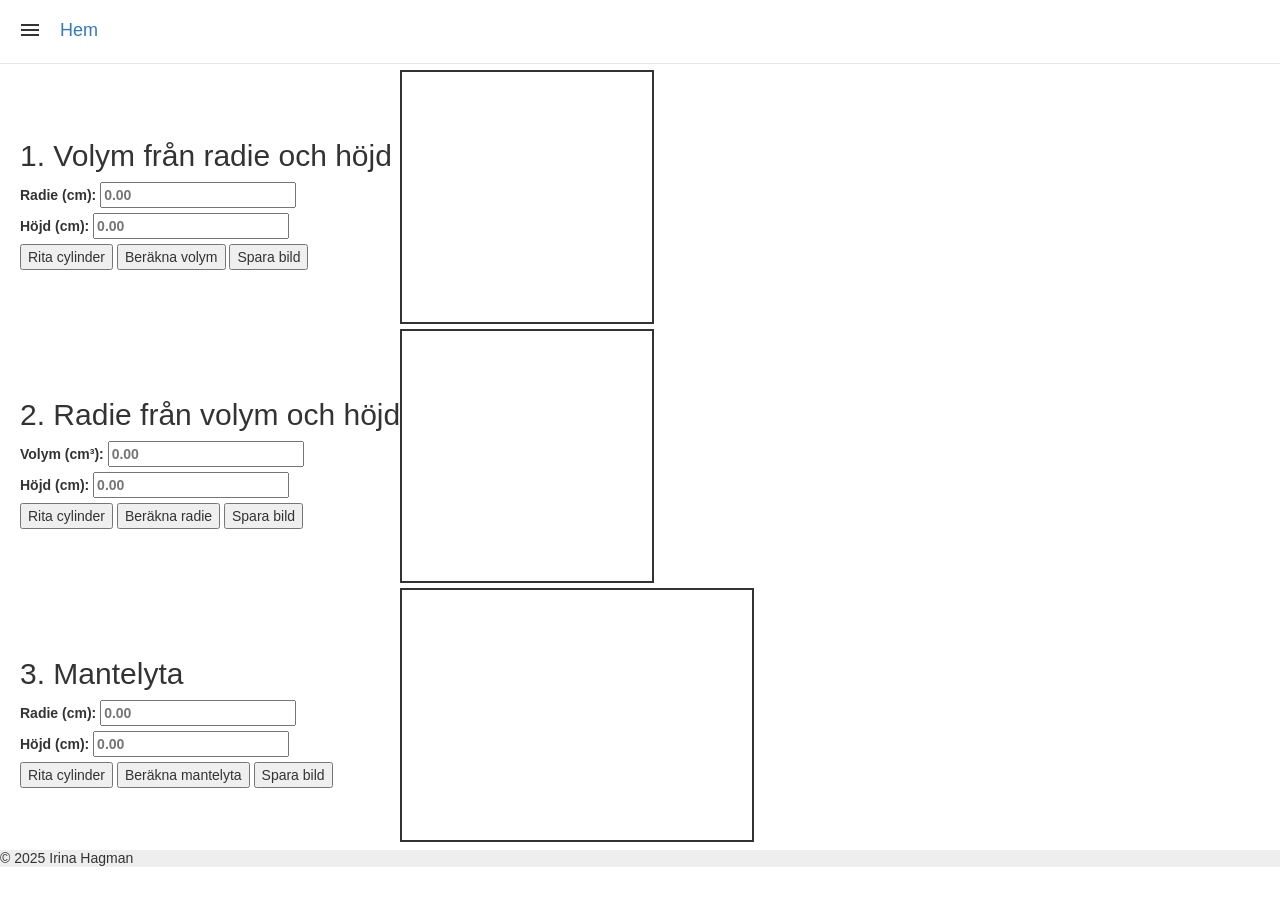
<file: cylinderVolym.html>
<!DOCTYPE html>
<html lang="sv">
<head>
  <meta charset="UTF-8" />
  <title>Cylinder - Nivå 1</title>
          <meta http-equiv="X-UA-Compatible" content="IE=edge">
    <meta name="viewport"
        content="width=device-width,initial-scale=1,minimum-scale=1.0,maximum-scale=1.0,user-scalable=no">
    <meta name="HandheldFriendly" content="true">
 
        <link rel="stylesheet" href="./CommonPHP/css/layout.css" >

<script src="./CommonPHP/js/jquery-4.0.0.min.js"   ></script>
</head>
<body>
   <div id="navigation">
                    <div id="openBtn" class="menuButton"><svg stroke="currentColor" fill="currentColor" stroke-width="0"
                            viewBox="0 0 24 24" height="24" width="24" xmlns="http://www.w3.org/2000/svg"
                            style="vertical-align: middle;">
                            <path fill="none" d="M0 0h24v24H0z"></path>
                            <path d="M3 18h18v-2H3zm0-5h18v-2H3zm0-7v2h18V6z"></path>
                        </svg></div>
                    <ul class="nav navbar-nav navbar-right " id="sidebar">
                     

                    </ul>
                    <h1 style="user-select: none;"><a
                                href="index.html"
                                data-discover="true"><span class="name">Hem</span></a>
                                   </h1>
                </div>
    
  <h1>Cylinder – Nivå 1</h1>
<table>
  <tr><td>
     <!-- Uppgift 1 -->
  <section>
    <h2>1. Volym från radie och höjd</h2>
    <label>Radie (cm): <input type="number" id="r1"  step="0.01" min="0.1" placeholder="0.00"></label><br>
    <label>Höjd (cm): <input type="number" id="h1"  step="0.01" min="0.1" placeholder="0.00"></label><br>
     <button onclick="ritaCylinder1()">Rita cylinder</button>
    <button onclick="beraknaVolym()">Beräkna volym</button>
      <button id="saveBtn1" type="button">Spara bild</button>
    <p id="volym-resultat"></p>
  </section>
  </td>
  <td><canvas id="canvas1" width="250" height="250"></canvas></td>
</tr>
  <tr>
    <td> 
  <!-- Uppgift 2 -->
  <section>
    <h2>2. Radie från volym och höjd</h2>
    <label>Volym (cm³): <input type="number" id="v2"  step="0.01" min="0.1" placeholder="0.00"></label><br>
    <label>Höjd (cm): <input type="number" id="h2"  step="0.01" min="0.1" placeholder="0.00"></label><br>
     <button onclick="ritaCylinder2()">Rita cylinder</button>
    <button onclick="beraknaRadie()">Beräkna radie</button>
      <button id="saveBtn2" type="button">Spara bild</button>
    <p id="radie-resultat"></p>
  </section> </td>
   <td><canvas id="canvas2" width="250" height="250"></canvas></td>
  </tr>
  <tr>
    <td>
  <!-- Uppgift 3 -->
  <section>
    <h2>3. Mantelyta</h2>
    <label>Radie (cm): <input type="number" id="r3"  step="0.01" min="0.1" placeholder="0.00"></label><br>
    <label>Höjd (cm): <input type="number" id="h3"  step="0.01" min="0.1" placeholder="0.00 "></label><br>
   
     <button onclick="ritaMantel()">Rita cylinder</button> 
     <button onclick="beraknaMantelyta()">Beräkna mantelyta</button>
      <button id="saveBtn3" type="button">Spara bild</button>
    <p id="mantel-resultat" ></p>
  </section>

    </td>
     <td><canvas id="canvas3" width="350" height="250"></canvas></td>
  </tr>

</table>
 




  <script>
    $(document).ready(function() {
    
    $("#saveBtn1").on("click", function() {
        // 1. Hämta canvas-elementet (med index 0 för att få DOM-elementet)
        var canvas = $("#canvas1")[0];
        
        // 2. Gör om canvasens innehåll till en PNG-bild (Data URL)
        var imageURI = canvas.toDataURL("image/png");
        
        // 3. Skapa en dold nerladdningslänk i bakgrunden
        var downloadLink = document.createElement("a");
        downloadLink.download = "cylinder_ritning.png"; // Namnet på filen som sparas
        downloadLink.href = imageURI;
        
        // 4. Trigga klicket på länken för att starta nerladdningen
        document.body.appendChild(downloadLink);
        downloadLink.click();
        document.body.removeChild(downloadLink);
    });
$("#saveBtn2").on("click", function() {
        // 1. Hämta canvas-elementet (med index 0 för att få DOM-elementet)
        var canvas = $("#canvas2")[0];
        
        // 2. Gör om canvasens innehåll till en PNG-bild (Data URL)
        var imageURI = canvas.toDataURL("image/png");
        
        // 3. Skapa en dold nerladdningslänk i bakgrunden
        var downloadLink = document.createElement("a");
        downloadLink.download = "cylinder_ritning.png"; // Namnet på filen som sparas
        downloadLink.href = imageURI;
        
        // 4. Trigga klicket på länken för att starta nerladdningen
        document.body.appendChild(downloadLink);
        downloadLink.click();
        document.body.removeChild(downloadLink);
    });
    $("#saveBtn3").on("click", function() {
        // 1. Hämta canvas-elementet (med index 0 för att få DOM-elementet)
        var canvas = $("#canvas3")[0];
        
        // 2. Gör om canvasens innehåll till en PNG-bild (Data URL)
        var imageURI = canvas.toDataURL("image/png");
        
        // 3. Skapa en dold nerladdningslänk i bakgrunden
        var downloadLink = document.createElement("a");
        downloadLink.download = "cylinder_mantel.png"; // Namnet på filen som sparas
        downloadLink.href = imageURI;
        
        // 4. Trigga klicket på länken för att starta nerladdningen
        document.body.appendChild(downloadLink);
        downloadLink.click();
        document.body.removeChild(downloadLink);
    }); 
});
    function beraknaVolym() {
      const r = parseFloat(parseFloat($("#r1").val()));
      const h = parseFloat(parseFloat($("#h1").val()));;
     
        const volym = Math.PI * r * r * h;
        $("#volym-resultat").get(0).innerText =
          `Volymen är ${volym.toFixed(2)} cm³`;  
    }
function getRadiusFromVolym(V, h) {
    return Math.sqrt(V / (Math.PI * h));
}

    function beraknaRadie() {
      const V = parseFloat(parseFloat($("#v2").val()));
      const h = parseFloat(parseFloat($("#h2").val()));
   
        const r = getRadiusFromVolym(V, h);
        $("#radie-resultat").get(0).innerText =
          `Radien är ${r.toFixed(2)} cm`;
    
    }

    function beraknaMantelyta() {
      const r = parseFloat(parseFloat($("#r3").val()));
      const h = parseFloat(parseFloat($("#h3").val()));
  console.log(`Radie: ${r}, Höjd: ${h}`);
        const A = 2 * Math.PI * r * h;
        $("#mantel-resultat").get(0).innerText =
          `Mantelytan är ${A.toFixed(2)} cm²`;
    
    }


var ctx, canvas;
function getCilnder(ctx, radius, height) {
  // Lägg till detta i början av din getCilnder-funktion:
ctx.fillStyle = "#ffffff"; 
ctx.fillRect(0, 0, ctx.canvas.width, ctx.canvas.height);
    // 1. Tvinga flytt till toppen av canvasen så att höga cylindrar får plats
    const centerX = 90; 
    const topY = 40; 
    const ellipseYRadius = 25; // Ellipsens platttextur (vertikala radie)

    // 2. BERÄKNA RÄTTA PROPORTIONER (SKALNING)
    // Vi vill att ritningen ska anpassa sig efter de värden du skriver in.
    // Vi sätter en maxbredd på skärmen (t.ex. 160px totalt, så radie max 80)
    // Och en maxhöjd på skärmen (t.ex. 180px) så den inte klipper i botten.
    const maxPixelRadius = 80;
    const maxPixelHeight = 160;

    // Räkna ut skalfaktorer för både bredd och höjd
    const scaleX = maxPixelRadius / radius;
    const scaleY = maxPixelHeight / height;

    // Använd den striktaste skalan för att behålla det exakta förhållandet!
    const scale = Math.min(scaleX, scaleY);

    // De faktiska pixelmåtten som bevarar förhållandet radie/höjd perfekt:
    const scaledRadius = radius * scale;
    const scaledHeight = height * scale;
console.log(`Skalning: scaleX=${scaleX.toFixed(2)}, scaleY=${scaleY.toFixed(2)}, scaledRadius=${scaledRadius.toFixed(2)}, scaledHeight=${scaledHeight.toFixed(2)}`);  
    // Rensa eventuella sträckade linjer från tidigare ritningar
    ctx.setLineDash([]);

    // --- RITA CYLINDERN ---

    // Övre ellips (toppen)
    ctx.beginPath();
     ctx.lineWidth = 3; // Sätter linjetjockleken för cylindern
    ctx.ellipse(centerX, topY, scaledRadius, ellipseYRadius, 0, 0, 2 * Math.PI);
    ctx.strokeStyle = 'blue';
    ctx.stroke();
       // NEDERSTA ELLIPSEN - UPPDELAD I TVÅ HALVOR
    const bottomY = topY + scaledHeight;
  // A) Främre halvan (Botten/Nedre delen) -> HELDRAGEN
    ctx.beginPath();
    ctx.ellipse(centerX, bottomY, scaledRadius, ellipseYRadius, 0, 0, Math.PI); // Från 0 till PI
    ctx.stroke();

    // B) Bakre halvan (Toppen/Övre delen) -> STRECKAD
    ctx.beginPath();
    ctx.setLineDash([6, 4]); // Sätter sträckat mönster
    ctx.ellipse(centerX, bottomY, scaledRadius, ellipseYRadius, 0, Math.PI, 2 * Math.PI); // Från PI till 2*PI
    ctx.stroke();
    
    // Nollställ sträckningen direkt så sidorna blir heldragna
    ctx.setLineDash([]);

    // Vänstra vertikala sidan
    ctx.beginPath();
    ctx.moveTo(centerX - scaledRadius, topY);
    ctx.lineTo(centerX - scaledRadius, topY + scaledHeight);
    ctx.stroke();

    // Högra vertikala sidan
    ctx.beginPath();
    ctx.moveTo(centerX + scaledRadius, topY);
    ctx.lineTo(centerX + scaledRadius, topY + scaledHeight);
    ctx.stroke();

    // --- RITA RADIE (r) INUTI TOPPEN ---
    // Går från centrum ut till högerkanten av toppellipsen
    ctx.beginPath();
    ctx.moveTo(centerX, topY);
    ctx.lineTo(centerX + scaledRadius, topY);
    ctx.strokeStyle = 'purple';
    ctx.stroke();
   
    ctx.font = "bold 16px Arial";
    ctx.fillStyle = 'purple';
    ctx.fillText(radius, centerX + (scaledRadius / 2), topY - 8);

    // --- RITA HÖJD (h) PÅ HÖGER SIDA ---
    // Drar en linje precis längs med den högra kanten
    ctx.beginPath();
    ctx.moveTo(centerX + scaledRadius, topY);
    ctx.lineTo(centerX + scaledRadius, topY + scaledHeight);
    ctx.strokeStyle = 'green';
    ctx.stroke();
    
    ctx.fillStyle = 'black';
    // Placerar bokstaven h till höger om linjen, centrerat i höjdled
    ctx.fillText(height, centerX + scaledRadius + 8, topY + (scaledHeight / 2) + 5);
}



 function ritaCylinder1() {
const radius = parseFloat($("#r1").val());
const height = parseFloat($("#h1").val());
let ctx = $("#canvas1").get(0) .getContext("2d");
               
                ctx.clearRect(0, 0, ctx.canvas.width, ctx.canvas.height);
 console.log(`Canvas storlek: ${ctx.canvas.width}x${ctx.canvas.height}, 
 Radie: ${radius}, Höjd: ${height}`); 
 getCilnder( ctx, radius.toFixed(2), height.toFixed(2));
            }
function ritaCylinder2() {
 const V = parseFloat(parseFloat($("#v2").val()));
      const h = parseFloat(parseFloat($("#h2").val()));
  
        const r = getRadiusFromVolym(V, h);
let ctx = $("#canvas2").get(0) .getContext("2d");
               
                ctx.clearRect(0, 0, ctx.canvas.width, ctx.canvas.height);

 getCilnder( ctx, r.toFixed(2), h.toFixed(2));
            }
function ritaMantel() {
  const radius = parseFloat($("#r3").val());
  const height = parseFloat($("#h3").val());
  let ctx = $("#canvas3").get(0) .getContext("2d");
    ctx.clearRect(0, 0, ctx.canvas.width, ctx.canvas.height);
   getCilnderMantel(ctx, radius, height);
}
function getCilnderMantel(ctx, radius, height) {
  // Lägg till detta i början av din getCilnder-funktion:
ctx.fillStyle = "#ffffff"; 
ctx.fillRect(0, 0, ctx.canvas.width, ctx.canvas.height);
 // 1. Tvinga canvasens interna rityta att matcha dess faktiska storlek på skärmen
    const rect = ctx.canvas.getBoundingClientRect();
    if (ctx.canvas.width !== rect.width || ctx.canvas.height !== rect.height) {
        ctx.canvas.width = rect.width;
        ctx.canvas.height = rect.height;
    }

    const canvasWidth = ctx.canvas.width;
    const canvasHeight = ctx.canvas.height;

    // 2. Fasta inställningar för placering och marginaler
    const padding = 40; 
    const ellipseYRadius = 20; 
    const gapBetweenFigures = 40; // Avståndet mellan cylindern och den utvikta ytan
    const centerX = padding + 40; // Placerar cylindern stabilt till vänster
    const topY = 40; 

    // 3. BERÄKNA DYNAMISK SKALA UTIFRÅN BÅDE BREDD OCH HÖJD
    // Det totala utrymmet i bredd som ritningen kräver i teorin:
    // Cylinderns bredd (2 * radius) + mellanrummet + mantelytans bredd (2 * Math.PI * radius)
    const theoreticalTotalWidth = (radius * 2) + gapBetweenFigures + (2 * Math.PI * radius);
    const maxAvailableWidth = canvasWidth - (padding * 2);
    const maxAvailableHeight = canvasHeight - (padding * 2) - (ellipseYRadius * 2);

    // Räkna ut skalfaktorer för att förhindra att det sticker ut
    const scaleX = maxAvailableWidth / theoreticalTotalWidth;
    const scaleY = maxAvailableHeight / height;
    
    // Använd den striktaste skalan så att allt garanterat får plats på canvasen
    const scale = Math.min(scaleX, scaleY);

    // Skala om alla dina mått
    const scaledRadius = radius * scale;
    const scaledHeight = height * scale;
    const bottomY = topY + scaledHeight;

    ctx.setLineDash([]);
    ctx.font = "bold 14px Arial";

    // ==========================================
    // 🎨 1. FÄRGLÄGG MANTEL OCH BOTTEN (Orange)
    // ==========================================
    ctx.fillStyle = 'rgba(255, 87, 34, 0.1)'; 

    // Färga kroppen (rektangeln)
    ctx.fillRect(centerX - scaledRadius, topY, scaledRadius * 2, scaledHeight);

    // Färga hela bottenellipsen
    ctx.beginPath();
    ctx.ellipse(centerX, bottomY, scaledRadius, ellipseYRadius, 0, 0, 2 * Math.PI);
    ctx.fill();

    // ==========================================
    // ⚪ 2. TÄCK ÖVER TOPPEN MED VITT
    // ==========================================
    ctx.fillStyle = '#ffffff'; 
    ctx.beginPath();
    ctx.ellipse(centerX, topY, scaledRadius, ellipseYRadius, 0, 0, 2 * Math.PI);
    ctx.fill();

    // ==========================================
    // 🔵 3. RITA CYLINDERNS KONTURER (Blå)
    // ==========================================
    ctx.lineWidth = 3; 
    ctx.strokeStyle = 'blue';

    // ÖVERSTA ELLIPSEN (Helt tom inuti)
    ctx.beginPath();
    ctx.ellipse(centerX, topY, scaledRadius, ellipseYRadius, 0, 0, 2 * Math.PI);
    ctx.stroke();

    // NEDERSTA ELLIPSEN - UPPDELAD I TVÅ HALVOR
    // A) Främre halvan -> HELDRAGEN
    ctx.beginPath();
    ctx.ellipse(centerX, bottomY, scaledRadius, ellipseYRadius, 0, 0, Math.PI);
    ctx.stroke();

    // B) Bakre halvan -> STRECKAD
    ctx.beginPath();
    ctx.setLineDash([8, 4]); // Ger ett snyggt och stabilt sträckat mönster
    ctx.ellipse(centerX, bottomY, scaledRadius, ellipseYRadius, 0, Math.PI, 2 * Math.PI);
    ctx.stroke();
    
    ctx.setLineDash([]); // Nollställ sträckning

    // Vänstra och högra lodräta sidorna
    ctx.beginPath();
    ctx.moveTo(centerX - scaledRadius, topY);
    ctx.lineTo(centerX - scaledRadius, bottomY);
    ctx.moveTo(centerX + scaledRadius, topY);
    ctx.lineTo(centerX + scaledRadius, bottomY);
    ctx.stroke();

    // Radie (r) linje i topp-ellipsen
    ctx.lineWidth = 2;
    ctx.beginPath();
    ctx.moveTo(centerX, topY);
    ctx.lineTo(centerX + scaledRadius, topY);
    ctx.strokeStyle = 'purple';
    ctx.stroke();
    
    ctx.fillStyle = 'purple';
    ctx.fillText("r", centerX + (scaledRadius / 2) - 4, topY - 8);

    // ==========================================
    // 📐 4. RITA UTVIKT MANTELYTA (Orange rektangel)
    // ==========================================
    const mantelWidth = 2 * Math.PI * scaledRadius;
    const mantelX = centerX + scaledRadius + gapBetweenFigures; // Dynamisk startpunkt efter cylindern

    ctx.lineWidth = 3;
    ctx.strokeStyle = '#ff5722'; 
    
    ctx.beginPath();
    ctx.rect(mantelX, topY, mantelWidth, scaledHeight);
    ctx.stroke();

    ctx.fillStyle = 'rgba(255, 87, 34, 0.1)';
    ctx.fillRect(mantelX, topY, mantelWidth, scaledHeight);

    // ==========================================
    // 🏷️ TEXTER OCH FORMATERING
    // ==========================================
    ctx.fillStyle = 'black';
    
    // Höjd (h) linje ritas i grönt
    ctx.beginPath();
    ctx.moveTo(mantelX - 15, topY);
    ctx.lineTo(mantelX - 15, bottomY);
    ctx.strokeStyle = 'green';
    ctx.stroke();
    ctx.fillStyle = 'green';
    ctx.fillText("h", mantelX - 30, topY + (scaledHeight / 2) + 5);

    // Text under mantelytan: 2·π·r
    ctx.fillStyle = '#ff5722';
    ctx.fillText("2·π·r", mantelX + (mantelWidth / 2) - 15, bottomY + 20);
    
    // Rubrik ovanför mantelytan
    ctx.font = "bold 12px Arial";
    ctx.fillText("Utvikt mantelyta", mantelX, topY - 10);
}




  </script>
  <footer class="footer">
  <p>&copy; 2025 Irina Hagman </p>
</footer>

       <script src="./CommonPHP/js/menu.js" ></script>
</body>
</html>
</file>
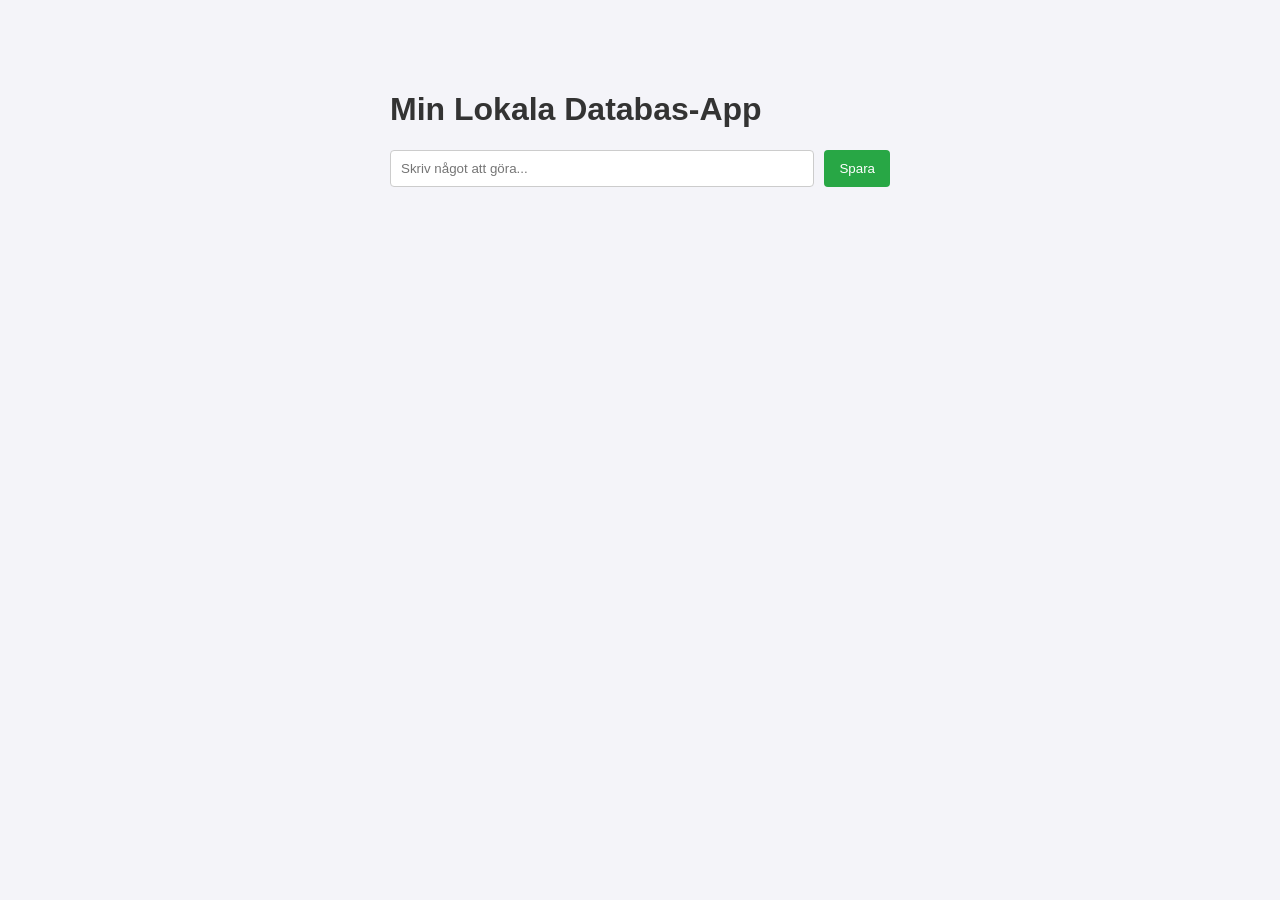
<file: databas.html>
<!--Att skapa en lokal HTML-applikation med en inbyggd databas 
görs bäst genom att använda IndexedDB eller SQLite (via WebAssembly). Eftersom du vill köra allt lokalt i webbläsaren utan att konfigurera en extern server (som Node.js eller MySQL), är IndexedDB det enklaste och mest kraftfulla standardverktyget.
Här är ett komplett, körbart exempel på en att-göra-lista (To-Do app) i en enda HTML-fil. Den sparar, läser och raderar data direkt i webbläsarens inbyggda databas.
## 📋 Komplett källkod (index.html)
Spara koden nedan som en .html-fil (t.ex. app.html) på din dator och dubbelklicka på den för att köra igång.
-->
<!DOCTYPE html>
<html lang="sv">
<head>
    <meta charset="UTF-8">
    <meta name="viewport" content="width=device-width, initial-scale=1.0">
    <title>Lokal HTML-App med Databas</title>
    <style>
        body {
            font-family: Arial, sans-serif;
            max-width: 500px;
            margin: 50px auto;
            padding: 20px;
            background-color: #f4f4f9;
        }
        h1 { color: #333; }
        .input-group {
            display: flex;
            gap: 10px;
            margin-bottom: 20px;
        }
        input {
            flex: 1;
            padding: 10px;
            border: 1px solid #ccc;
            border-radius: 4px;
        }
        button {
            padding: 10px 15px;
            background-color: #28a745;
            color: white;
            border: none;
            border-radius: 4px;
            cursor: pointer;
        }
        button:hover { background-color: #218838; }
        ul {
            list-style: none;
            padding: 0;
        }
        li {
            background: white;
            padding: 10px;
            margin-bottom: 8px;
            border-radius: 4px;
            display: flex;
            justify-content: space-between;
            align-items: center;
            box-shadow: 0 2px 4px rgba(0,0,0,0.1);
        }
        .delete-btn {
            background-color: #dc3545;
            padding: 5px 10px;
            font-size: 12px;
        }
        .delete-btn:hover { background-color: #c82333; }
    </style>
</head>
<body>

    <h1>Min Lokala Databas-App</h1>
    
    <div class="input-group">
        <input type="text" id="todoInput" placeholder="Skriv något att göra...">
        <button onclick="addTodo()">Spara</button>
    </div>

    <ul id="todoList"></ul>

    <script>
        let db;
        const dbName = "MinLokalaDB";
        const storeName = "uppgifter";

        // 1. Öppna eller skapa databasen
        const request = indexedDB.open(dbName, 1);

        request.onupgradeneeded = function(event) {
            db = event.target.result;
            // Skapa en objektbutik (motsvarar en tabell) med ett auto-inkrementerande ID
            db.createObjectStore(storeName, { keyPath: "id", autoIncrement: true });
        };

        request.onsuccess = function(event) {
            db = event.target.result;
            renderTodos(); // Läs in data när databasen är redo
        };

        request.onerror = function(event) {
            console.error("Fel vid öppning av databasen:", event.target.error);
        };

        // 2. Lägg till data i databasen
        function addTodo() {
            const input = document.getElementById("todoInput");
            const text = input.value.trim();
            
            if (text === "") return;

            const transaction = db.transaction([storeName], "readwrite");
            const store = transaction.objectStore(storeName);
            
            const nyUppgift = { text: text, datum: new Date().toLocaleDateString() };
            store.add(nyUppgift);

            transaction.oncomplete = function() {
                input.value = ""; // Töm inputfältet
                renderTodos();    // Uppdatera listan på skärmen
            };
        }

        // 3. Hämta och visa data
        function renderTodos() {
            const listan = document.getElementById("todoList");
            listan.innerHTML = ""; // Töm listan innan rendering

            const transaction = db.transaction([storeName], "readonly");
            const store = transaction.objectStore(storeName);
            const cursorRequest = store.openCursor();

            cursorRequest.onsuccess = function(event) {
                const cursor = event.target.result;
                if (cursor) {
                    const li = document.createElement("li");
                    li.innerHTML = `
                        <span>${cursor.value.text} <small style="color:#888">(${cursor.value.datum})</small></span>
                        <button class="delete-btn" onclick="deleteTodo(${cursor.value.id})">Radera</button>
                    `;
                    listan.appendChild(li);
                    cursor.continue(); // Gå till nästa rad i databasen
                }
            };
        }

        // 4. Ta bort data från databasen
        function deleteTodo(id) {
            const transaction = db.transaction([storeName], "readwrite");
            const store = transaction.objectStore(storeName);
            store.delete(id);

            transaction.oncomplete = function() {
                renderTodos(); // Uppdatera listan
            };
        }
    </script>
</body>
</html>
</file>
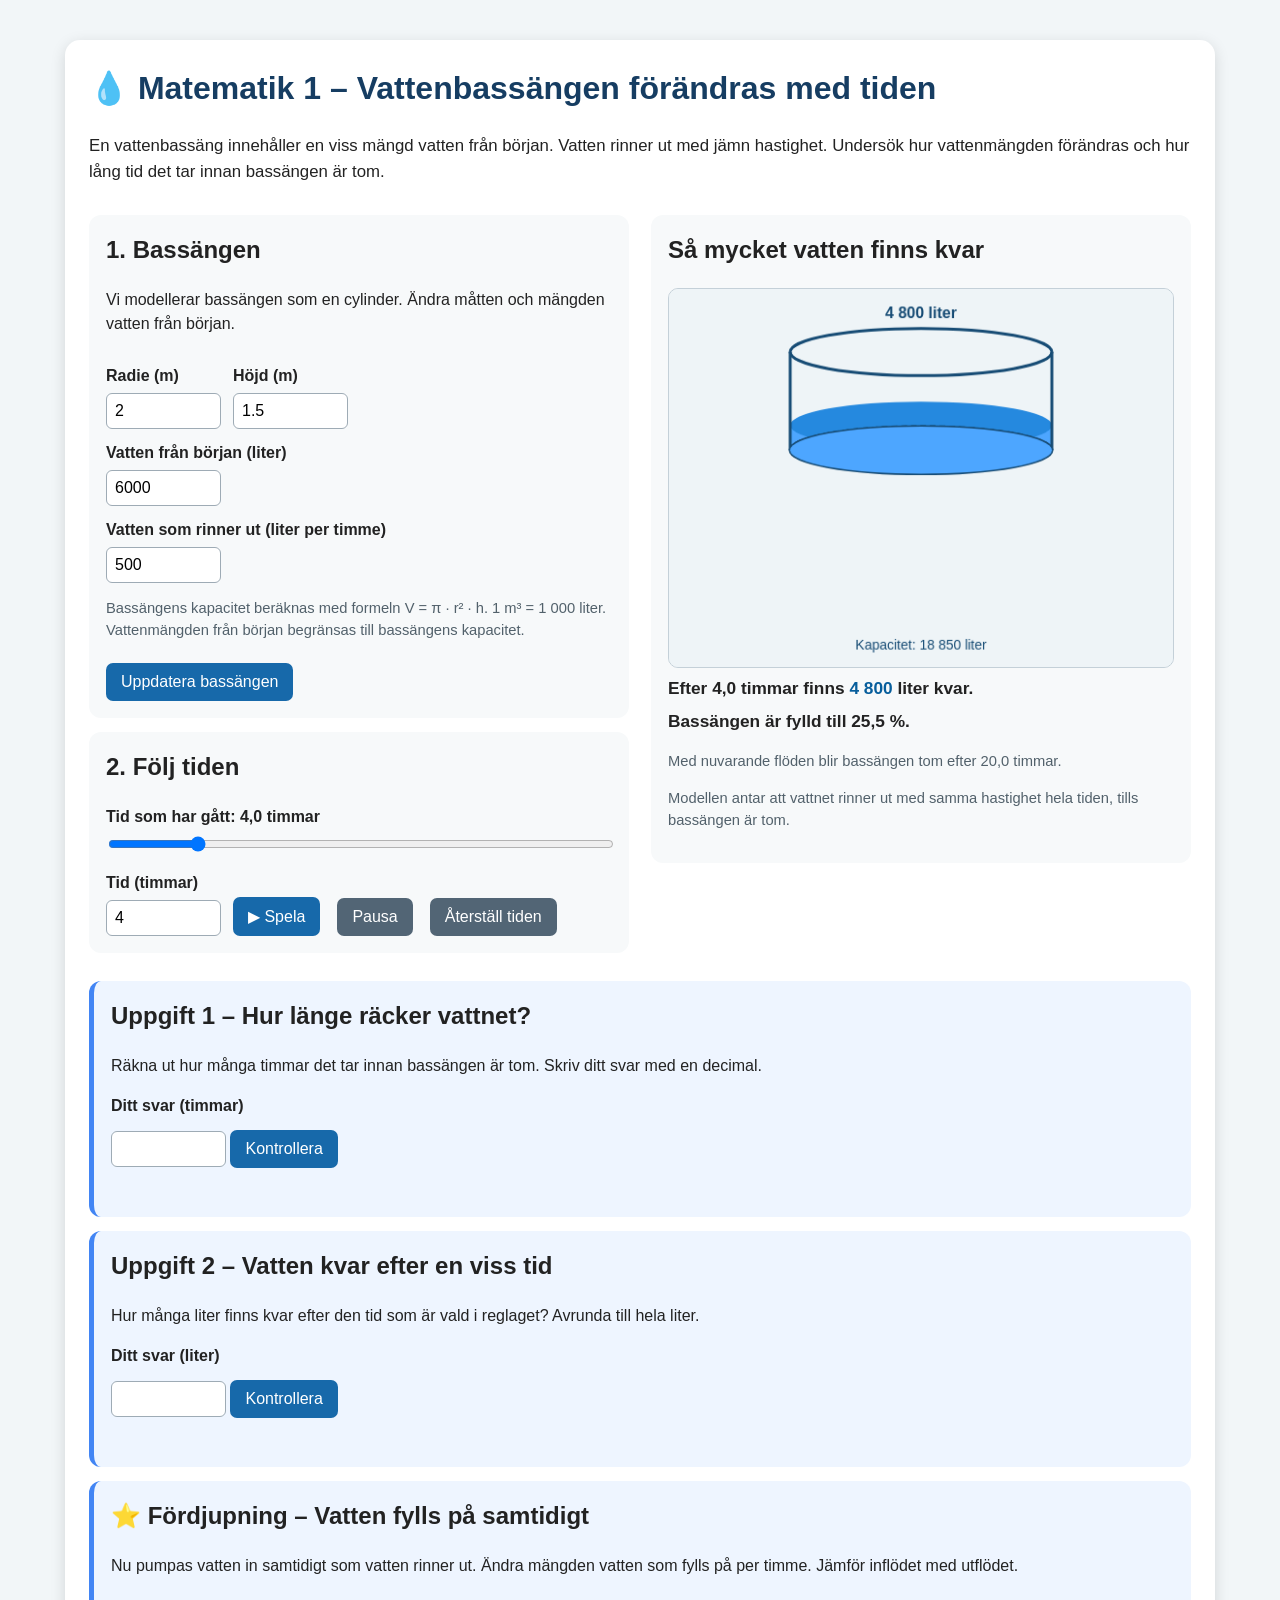
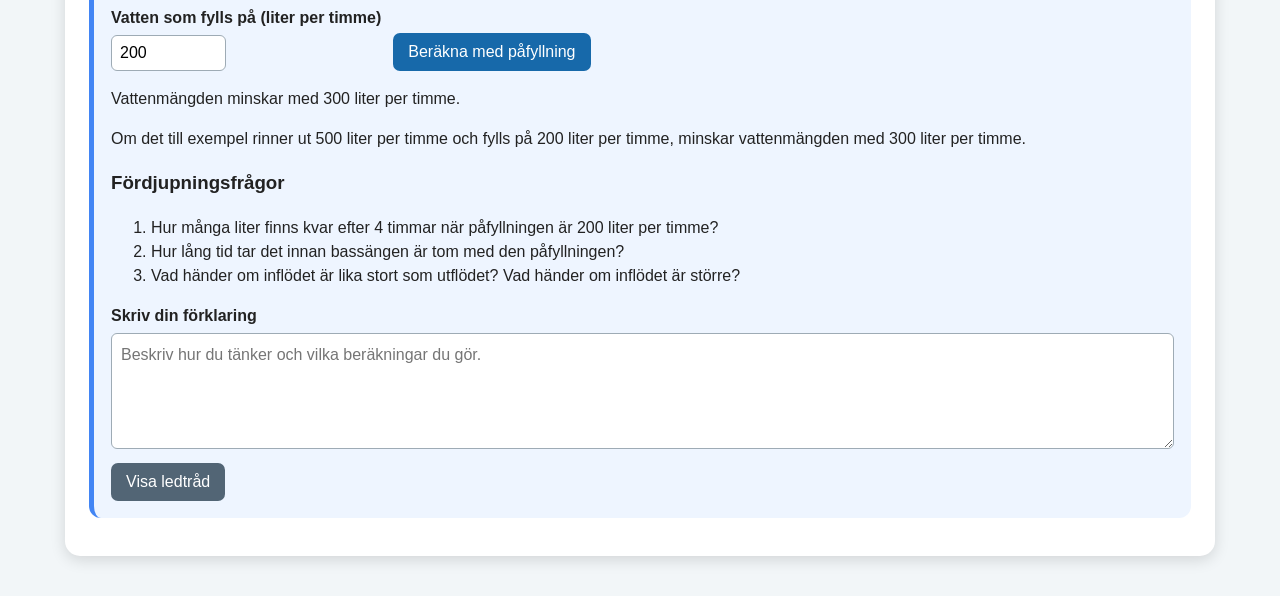
<file: vattenbassangen_over_tid.html>
<!DOCTYPE html>
<html lang="sv">
<head>
<meta charset="UTF-8">
<meta name="viewport" content="width=device-width, initial-scale=1">
<title>Matematik 1 – Vattenbassängen över tid</title>
<style>
*{box-sizing:border-box}
body{font-family:Arial,sans-serif;background:#f2f6f8;color:#222;margin:0;padding:18px;line-height:1.5}
.container{max-width:1150px;margin:22px auto;background:#fff;padding:24px;border-radius:15px;box-shadow:0 4px 15px #0002}
h1{margin-top:0;color:#163d62}h2{margin-top:0}
.intro{font-size:1.05rem}
.layout{display:grid;grid-template-columns:minmax(280px,1fr) minmax(300px,1fr);gap:22px;align-items:start}
.panel,.question{background:#f7f9fa;border-radius:12px;padding:17px;margin:14px 0}
canvas{width:100%;max-width:520px;height:auto;background:#eef4f7;border:1px solid #c4d0d8;border-radius:10px;display:block;margin:auto}
label{display:block;font-weight:bold;margin:12px 0 5px}
input[type=number]{width:115px;max-width:100%;padding:8px;font-size:16px;border:1px solid #9eabb5;border-radius:6px}
input[type=range]{width:100%}
button{padding:10px 15px;border:0;border-radius:7px;background:#1769aa;color:#fff;font-size:16px;cursor:pointer;margin:7px 5px 0 0}
button.secondary{background:#526575}button:hover{filter:brightness(.93)}
.stat{font-size:1.08rem;font-weight:bold;margin:8px 0}
.highlight{color:#075e9c}.small{font-size:.92rem;color:#52616b}
.question{background:#eef5ff;border-left:5px solid #4285f4}
.feedback{font-weight:bold;margin-top:8px;min-height:1.5em}.correct{color:green}.wrong{color:#a00000}
.row{display:flex;gap:12px;flex-wrap:wrap;align-items:end}
@media(max-width:760px){.layout{grid-template-columns:1fr}.container{padding:15px}body{padding:8px}}
</style>
</head>
<body>
<main class="container">
<h1>💧 Matematik 1 – Vattenbassängen förändras med tiden</h1>
<p class="intro">En vattenbassäng innehåller en viss mängd vatten från början. Vatten rinner ut med jämn hastighet. Undersök hur vattenmängden förändras och hur lång tid det tar innan bassängen är tom.</p>

<div class="layout">
<section>
  <div class="panel">
    <h2>1. Bassängen</h2>
    <p>Vi modellerar bassängen som en cylinder. Ändra måtten och mängden vatten från början.</p>
    <div class="row">
      <div><label for="radius">Radie (m)</label><input id="radius" type="number" min="0.1" step="0.1" value="2"></div>
      <div><label for="height">Höjd (m)</label><input id="height" type="number" min="0.1" step="0.1" value="1.5"></div>
    </div>
    <label for="initial">Vatten från början (liter)</label>
    <input id="initial" type="number" min="0" step="10" value="6000">
    <label for="outflow">Vatten som rinner ut (liter per timme)</label>
    <input id="outflow" type="number" min="0" step="10" value="500">
    <p class="small">Bassängens kapacitet beräknas med formeln V = π · r² · h. 1 m³ = 1 000 liter. Vattenmängden från början begränsas till bassängens kapacitet.</p>
    <button id="update" type="button">Uppdatera bassängen</button>
  </div>

  <div class="panel">
    <h2>2. Följ tiden</h2>
    <label for="time">Tid som har gått: <span id="timeLabel">4</span> timmar</label>
    <input id="time" type="range" min="0" max="24" step="0.5" value="4">
    <div class="row">
      <div><label for="timeNumber">Tid (timmar)</label><input id="timeNumber" type="number" min="0" step="0.5" value="4"></div>
      <button id="play" type="button">▶ Spela</button>
      <button id="pause" class="secondary" type="button">Pausa</button>
      <button id="reset" class="secondary" type="button">Återställ tiden</button>
    </div>
  </div>
</section>

<section>
  <div class="panel">
    <h2>Så mycket vatten finns kvar</h2>
    <canvas id="tank" width="520" height="390" aria-label="Ritning av en cylindrisk vattenbassäng med vattennivå"></canvas>
    <p class="stat">Efter <span id="elapsed">4</span> timmar finns <span id="remaining" class="highlight">4 000</span> liter kvar.</p>
    <p class="stat">Bassängen är fylld till <span id="percent">33,3</span> %.</p>
    <p id="emptyText" class="small"></p>
    <p class="small">Modellen antar att vattnet rinner ut med samma hastighet hela tiden, tills bassängen är tom.</p>
  </div>
</section>
</div>

<section class="question">
<h2>Uppgift 1 – Hur länge räcker vattnet?</h2>
<p>Räkna ut hur många timmar det tar innan bassängen är tom. Skriv ditt svar med en decimal.</p>
<label for="answerEmpty">Ditt svar (timmar)</label><input id="answerEmpty" type="number" min="0" step="0.1">
<button type="button" id="checkEmpty">Kontrollera</button>
<div id="feedbackEmpty" class="feedback"></div>
</section>

<section class="question">
<h2>Uppgift 2 – Vatten kvar efter en viss tid</h2>
<p>Hur många liter finns kvar efter den tid som är vald i reglaget? Avrunda till hela liter.</p>
<label for="answerRemaining">Ditt svar (liter)</label><input id="answerRemaining" type="number" min="0" step="1">
<button type="button" id="checkRemaining">Kontrollera</button>
<div id="feedbackRemaining" class="feedback"></div>
</section>

<section class="question">
<h2>⭐ Fördjupning – Vatten fylls på samtidigt</h2>
<p>Nu pumpas vatten in samtidigt som vatten rinner ut. Ändra mängden vatten som fylls på per timme. Jämför inflödet med utflödet.</p>
<div class="row">
  <div><label for="inflow">Vatten som fylls på (liter per timme)</label><input id="inflow" type="number" min="0" step="10" value="200"></div>
  <button id="applyFlow" type="button">Beräkna med påfyllning</button>
</div>
<p id="flowExplanation"></p>
<p>Om det till exempel rinner ut 500 liter per timme och fylls på 200 liter per timme, minskar vattenmängden med 300 liter per timme.</p>
<h3>Fördjupningsfrågor</h3>
<ol>
<li>Hur många liter finns kvar efter 4 timmar när påfyllningen är 200 liter per timme?</li>
<li>Hur lång tid tar det innan bassängen är tom med den påfyllningen?</li>
<li>Vad händer om inflödet är lika stort som utflödet? Vad händer om inflödet är större?</li>
</ol>
<label for="deepAnswer">Skriv din förklaring</label>
<textarea id="deepAnswer" rows="4" style="width:100%;padding:9px;font:inherit;border:1px solid #9eabb5;border-radius:6px" placeholder="Beskriv hur du tänker och vilka beräkningar du gör."></textarea>
<button id="showHint" class="secondary" type="button">Visa ledtråd</button>
<p id="hint" hidden>Förändring per timme = inflöde − utflöde. Vattenmängd = startmängd + förändring per timme · tid. Mängden kan aldrig bli mindre än 0 liter eller större än bassängens kapacitet.</p>
</main>

<script>
const $ = id => document.getElementById(id);
const canvas = $("tank"), ctx = canvas.getContext("2d");
let playing = false, lastFrame = 0, currentInflow = 200;

function number(id, fallback=0) {
  const n = Number($(id).value);
  return Number.isFinite(n) ? n : fallback;
}
function getModel() {
  const r = Math.max(0.1, number("radius", 2));
  const h = Math.max(0.1, number("height", 1.5));
  const capacity = Math.PI * r * r * h * 1000;
  const initial = Math.min(capacity, Math.max(0, number("initial", 0)));
  const outflow = Math.max(0, number("outflow", 0));
  const inflow = Math.max(0, currentInflow);
  return {r,h,capacity,initial,outflow,inflow};
}
function litersAt(t, m=getModel()) {
  return Math.max(0, Math.min(m.capacity, m.initial + (m.inflow - m.outflow) * Math.max(0,t)));
}
function emptyTime(m=getModel()) {
  const net = m.outflow - m.inflow;
  if (m.initial <= 0) return 0;
  if (net <= 0) return Infinity;
  return m.initial / net;
}
function fmt(n, decimals=0) {
  return n.toLocaleString("sv-SE", {maximumFractionDigits:decimals, minimumFractionDigits:decimals});
}
function drawTank(level, m) {
  ctx.clearRect(0,0,canvas.width,canvas.height);
  ctx.fillStyle="#eef4f7"; ctx.fillRect(0,0,canvas.width,canvas.height);
  const cx=260, top=65, maxW=270, maxH=245;
  const scale=Math.min(maxW/(2*m.r), maxH/m.h);
  const rx=m.r*scale, hh=m.h*scale, bottom=top+hh, ey=Math.max(10,Math.min(26,rx*0.18));
  const waterH=hh*(level/Math.max(1,m.capacity));
  const waterY=bottom-waterH;
  // Vattnet klipps till bassängens raka sidor.
  ctx.save();
  ctx.beginPath();ctx.rect(cx-rx,top,2*rx,hh);ctx.clip();
  ctx.fillStyle="#4da6ff";ctx.fillRect(cx-rx,waterY,2*rx,waterH+ey);
  if(level>0){ctx.beginPath();ctx.ellipse(cx,waterY,rx,ey,0,0,Math.PI*2);ctx.fillStyle="#2589df";ctx.fill();}
  ctx.restore();
  // Övre kant och sidor
  ctx.strokeStyle="#174c75";ctx.lineWidth=3;
  ctx.beginPath();ctx.ellipse(cx,top,rx,ey,0,0,Math.PI*2);ctx.stroke();
  ctx.beginPath();ctx.moveTo(cx-rx,top);ctx.lineTo(cx-rx,bottom);ctx.moveTo(cx+rx,top);ctx.lineTo(cx+rx,bottom);ctx.stroke();
  // Bottenellips
  ctx.beginPath();ctx.setLineDash([6,4]);ctx.ellipse(cx,bottom,rx,ey,0,Math.PI,Math.PI*2);ctx.stroke();ctx.setLineDash([]);
  ctx.beginPath();ctx.ellipse(cx,bottom,rx,ey,0,0,Math.PI*2);ctx.stroke();
 // if(level>0){ctx.save();ctx.beginPath();ctx.ellipse(cx,bottom,rx,ey,0,0,Math.PI);ctx.strokeStyle="#2589df";ctx.lineWidth=4;ctx.stroke();ctx.restore();}
  
  // Färga främre halvan av bottenellipsen blå
// när det finns vatten i bassängen.
if (level > 0) {
    ctx.save();

    ctx.beginPath();
    ctx.ellipse(
        cx,
        bottom,
        rx,
        ey,
        0,
        0,
        Math.PI*2
    );

    ctx.closePath();
    ctx.fillStyle = "#4da6ff";
    ctx.fill();

    ctx.restore();
}
  
  ctx.fillStyle="#174c75";ctx.font="bold 16px Arial";ctx.textAlign="center";
  ctx.fillText(fmt(level)+" liter",cx,30);
  ctx.font="14px Arial";ctx.fillText("Kapacitet: "+fmt(m.capacity)+" liter",cx,canvas.height-18);
  ctx.textAlign="left";
}
function update() {
  const m=getModel();
  const t=Math.max(0,number("time",0));
  const water=litersAt(t,m);
  $("timeLabel").textContent=fmt(t,1);$("timeNumber").value=t;
  $("elapsed").textContent=fmt(t,1);$("remaining").textContent=fmt(water);
  $("percent").textContent=fmt(water/m.capacity*100,1);
  drawTank(water,m);
  const et=emptyTime(m);
  if(m.initial<=0) $("emptyText").textContent="Bassängen är redan tom.";
  else if(et===Infinity) $("emptyText").textContent="Med nuvarande flöden blir bassängen inte tom: inflödet är minst lika stort som utflödet.";
  else $("emptyText").textContent="Med nuvarande flöden blir bassängen tom efter "+fmt(et,1)+" timmar.";
  updateFlowExplanation(m);
}
function updateFlowExplanation(m=getModel()) {
  const net=m.inflow-m.outflow;
  let msg;
  if(net<0) msg="Vattenmängden minskar med "+fmt(-net)+" liter per timme.";
  else if(net>0) msg="Vattenmängden ökar med "+fmt(net)+" liter per timme, tills bassängen är full.";
  else msg="Inflöde och utflöde är lika stora. Vattenmängden är oförändrad.";
  $("flowExplanation").textContent=msg;
}
function setTime(v) {
  const t=Math.max(0,Number(v)||0);
  $("time").value=Math.min(Number($("time").max),t);
  $("timeNumber").value=t;
  $("timeLabel").textContent=fmt(t,1);
  update();
}
$("time").addEventListener("input", e=>{ $("timeNumber").value=e.target.value; update(); });
$("timeNumber").addEventListener("change", e=>{ setTime(e.target.value); });
$("update").addEventListener("click", update);
$("applyFlow").addEventListener("click", ()=>{currentInflow=Math.max(0,number("inflow",0));update();});
["radius","height","initial","outflow"].forEach(id=>$(id).addEventListener("change",update));
$("checkEmpty").addEventListener("click",()=>{
 const m=getModel(), expected=emptyTime(m), ans=number("answerEmpty",NaN), out=$("feedbackEmpty");
 if(!Number.isFinite(ans)){out.textContent="Skriv ett svar först.";out.className="feedback wrong";return;}
 if(expected===Infinity){out.textContent="Med dessa flöden blir bassängen inte tom.";out.className="feedback";}
 else if(Math.abs(ans-expected)<=0.11){out.textContent="✓ Rätt! Bassängen blir tom efter ungefär "+fmt(expected,1)+" timmar.";out.className="feedback correct";}
 else {out.textContent="Inte riktigt. Dela startmängden med hur många liter som försvinner per timme.";out.className="feedback wrong";}
});
$("checkRemaining").addEventListener("click",()=>{
 const expected=Math.round(litersAt(number("time",0))), ans=number("answerRemaining",NaN), out=$("feedbackRemaining");
 if(!Number.isFinite(ans)){out.textContent="Skriv ett svar först.";out.className="feedback wrong";}
 else if(Math.abs(ans-expected)<=1){out.textContent="✓ Rätt! Det finns "+fmt(expected)+" liter kvar.";out.className="feedback correct";}
 else {out.textContent="Inte riktigt. Börja med startmängden och dra bort nettomängden som runnit ut.";out.className="feedback wrong";}
});
$("showHint").addEventListener("click",()=>{$("hint").hidden=!$("hint").hidden;$("showHint").textContent=$("hint").hidden?"Visa ledtråd":"Dölj ledtråd";});
$("reset").addEventListener("click",()=>{playing=false;setTime(0);});
$("play").addEventListener("click",()=>{playing=true;lastFrame=0;});
$("pause").addEventListener("click",()=>{playing=false;});
function animate(ts){
 if(playing){
  if(lastFrame){let t=number("time",0)+(ts-lastFrame)/1000*0.25;const max=Number($("time").max);
   if(t>=max){t=max;playing=false;}setTime(t);}
  lastFrame=ts;
 }
 requestAnimationFrame(animate);
}
update();requestAnimationFrame(animate);
</script>
</body>
</html>
</file>
<file: CommonPHP/css/layout.css>
html {
    font-family: sans-serif;
    -webkit-text-size-adjust: 100%;
    -ms-text-size-adjust: 100%
}

body {
    margin: 0
}

article,
aside,
details,
figcaption,
figure,
footer,
header,
hgroup,
main,
menu,
nav,
section,
summary {
    display: block
}

audio,
canvas,
progress,
video {
    display: inline-block;
    vertical-align: baseline
}

audio:not([controls]) {
    display: none;
    height: 0
}

[hidden],
template {
    display: none
}

a {
    background-color: transparent
}

@media(hover:hover) {

    a:active,
    a:hover {
        outline: 0
    }
}

abbr[title] {
    border-bottom: 1px dotted
}

b,
strong {
    font-weight: bold
}

dfn {
    font-style: italic
}

h1 {
    margin: .67em 0;
    font-size: 2em
}

mark {
    color: #000;
    background: #ff0
}

small {
    font-size: 80%
}

canvas {
    border: 2px solid #333;
  
    cursor: crosshair;
}

sub,
sup {
    position: relative;
    font-size: 75%;
    line-height: 0;
    vertical-align: baseline
}

sup {
    top: -.5em
}

sub {
    bottom: -.25em
}



svg:not(:root) {
    overflow: hidden
}

figure {
    margin: 1em 40px
}

hr {
    height: 0;
    -webkit-box-sizing: content-box;
    -moz-box-sizing: content-box;
    box-sizing: content-box
}

pre {
    overflow: auto
}

code,
kbd,
pre,
samp {
    font-family: monospace, monospace;
    font-size: 1em
}

button,
input,
optgroup,
select,
textarea {
    margin: 0;
    font: inherit;
    color: inherit
}

button {
    overflow: visible
}

button,
select {
    text-transform: none
}

button,
html input[type="button"],
input[type="reset"],
input[type="submit"] {
    -webkit-appearance: button;
    cursor: pointer
}

button[disabled],
html input[disabled] {
    cursor: default
}

button::-moz-focus-inner,
input::-moz-focus-inner {
    padding: 0;
    border: 0
}

input {
    line-height: normal
}

input[type="checkbox"],
input[type="radio"] {
    -webkit-box-sizing: border-box;
    -moz-box-sizing: border-box;
    box-sizing: border-box;
    padding: 0
}

input[type="number"]::-webkit-inner-spin-button,
input[type="number"]::-webkit-outer-spin-button {
    height: auto
}

input[type="search"] {
    -webkit-box-sizing: content-box;
    -moz-box-sizing: content-box;
    box-sizing: content-box;
    -webkit-appearance: textfield
}

input[type="search"]::-webkit-search-cancel-button,
input[type="search"]::-webkit-search-decoration {
    -webkit-appearance: none
}

fieldset {
    padding: .35em .625em .75em;
    margin: 0 2px;
    border: 1px solid #c0c0c0
}

legend {
    padding: 0;
    border: 0
}

textarea {
    overflow: auto
}

optgroup {
    font-weight: bold
}

table {
    border-spacing: 0;
    border-collapse: collapse;
    margin-left: 20px;
}

td,
th {
    padding: 0
}

p img {
    max-width: 120px !important;
    max-height: 120px !important
}

/* Bakgrunden som täcker hela skärmen */
.modal-backdrop {
    display: none;
    position: fixed;
    top: 0;
    left: 0;
    width: 100%;
    height: 100%;
    background-color: rgba(0, 0, 0, 0.9);
    /* Något mörkare för bättre kontrast när bilden är stor */
    z-index: 9999;
    justify-content: center;
    align-items: center;
    padding: 0;
    /* Borttagen padding för att ge bilden maximal plats */
    box-sizing: border-box;
}

/* Den förstorade bilden – NU MAXIMERAD */
.modal-content {
    width: auto;
    height: auto;
    max-width: 98%;
    /* Tillåter bilden att sträcka sig nästan helt ut till sidorna */
    max-height: 98vh;
    /* Tillåter bilden att ta upp nästan hela skärmhöjden */
    object-fit: contain;
    /* Bevarar bildens proportioner utan att beskära den */
    box-shadow: 0 4px 30px rgba(0, 0, 0, 0.7);
    animation: zoomIn 0.2s ease-out;

}

.modal-content img {
    width: 80%;
    height: auto;
}

/* Stängknappen (X) – Flyttad så den ligger snyggt ovanpå bilden om det behövs */
.modal-close {
    position: absolute;
    top: 15px;
    right: 25px;
    color: #fff;
    font-size: 45px;
    font-weight: bold;
    cursor: pointer;
    transition: 0.2s;
    user-select: none;
    text-shadow: 0 2px 8px rgba(0, 0, 0, 0.8);
    /* Lägger till skugga så krysset syns även mot ljusa bilder */
    z-index: 10000;
    /* Ligger garanterat ovanpå bilden */
}

.modal-close:hover {
    color: #ddd;
    transform: scale(1.1);
}

/* Enkel zoom-animation */
@keyframes zoomIn {
    from {
        transform: scale(0.95);
        opacity: 0;
    }

    to {
        transform: scale(1);
        opacity: 1;
    }
}

@media print {

    *,
    *:before,
    *:after {
        color: #000 !important;
        text-shadow: none !important;
        background: transparent !important;
        -webkit-box-shadow: none !important;
        box-shadow: none !important
    }

    a,
    a:visited {
        text-decoration: underline
    }

    a[href]:after {
        content: " (" attr(href) ")"
    }

    abbr[title]:after {
        content: " (" attr(title) ")"
    }

    a[href^="#"]:after,
    a[href^="javascript:"]:after {
        content: ""
    }

    pre,
    blockquote {
        border: 1px solid #999;
        page-break-inside: avoid
    }

    thead {
        display: table-header-group
    }

    tr,
    img {
        page-break-inside: avoid
    }



    p,
    h2,
    h3 {
        orphans: 3;
        widows: 3
    }

    h2,
    h3 {
        page-break-after: avoid
    }

    .navbar {
        display: none
    }

    .btn>.caret,
    .dropup>.btn>.caret {
        border-top-color: #000 !important
    }

    .label {
        border: 1px solid #000
    }

    .table {
        border-collapse: collapse !important
    }

    .table td,
    .table th {
        background-color: #fff !important
    }

    .table-bordered th,
    .table-bordered td {
        border: 1px solid #ddd !important
    }
}

@font-face {
    font-family: 'Glyphicons Halflings';
    src: url('../fonts/glyphicons-halflings-regular.eot');
    src: url('../fonts/glyphicons-halflings-regular.eot?#iefix') format('embedded-opentype'), url('../fonts/glyphicons-halflings-regular.woff2') format('woff2'), url('../fonts/glyphicons-halflings-regular.woff') format('woff'), url('../fonts/glyphicons-halflings-regular.ttf') format('truetype'), url('../fonts/glyphicons-halflings-regular.svg#glyphicons_halflingsregular') format('svg')
}

.glyphicon {
    position: relative;
    top: 1px;
    display: inline-block;
    font-family: 'Glyphicons Halflings';
    font-style: normal;
    font-weight: normal;
    line-height: 1;
    -webkit-font-smoothing: antialiased;
    -moz-osx-font-smoothing: grayscale
}

.glyphicon-asterisk:before {
    content: "\2a"
}

.glyphicon-plus:before {
    content: "\2b"
}

.glyphicon-euro:before,
.glyphicon-eur:before {
    content: "\20ac"
}

.glyphicon-minus:before {
    content: "\2212"
}

.glyphicon-cloud:before {
    content: "\2601"
}

.glyphicon-envelope:before {
    content: "\2709"
}

.glyphicon-pencil:before {
    content: "\270f"
}

.glyphicon-glass:before {
    content: "\e001"
}

.glyphicon-music:before {
    content: "\e002"
}

.glyphicon-search:before {
    content: "\e003"
}

.glyphicon-heart:before {
    content: "\e005"
}

.glyphicon-star:before {
    content: "\e006"
}

.glyphicon-star-empty:before {
    content: "\e007"
}

.glyphicon-user:before {
    content: "\e008"
}

.glyphicon-film:before {
    content: "\e009"
}

.glyphicon-th-large:before {
    content: "\e010"
}

.glyphicon-th:before {
    content: "\e011"
}

.glyphicon-th-list:before {
    content: "\e012"
}

.glyphicon-ok:before {
    content: "\e013"
}

.glyphicon-remove:before {
    content: "\e014"
}

.glyphicon-zoom-in:before {
    content: "\e015"
}

.glyphicon-zoom-out:before {
    content: "\e016"
}

.glyphicon-off:before {
    content: "\e017"
}

.glyphicon-signal:before {
    content: "\e018"
}

.glyphicon-cog:before {
    content: "\e019"
}

.glyphicon-trash:before {
    content: "\e020"
}

.glyphicon-home:before {
    content: "\e021"
}

.glyphicon-file:before {
    content: "\e022"
}

.glyphicon-time:before {
    content: "\e023"
}

.glyphicon-road:before {
    content: "\e024"
}

.glyphicon-download-alt:before {
    content: "\e025"
}

.glyphicon-download:before {
    content: "\e026"
}

.glyphicon-upload:before {
    content: "\e027"
}

.glyphicon-inbox:before {
    content: "\e028"
}

.glyphicon-play-circle:before {
    content: "\e029"
}

.glyphicon-repeat:before {
    content: "\e030"
}

.glyphicon-refresh:before {
    content: "\e031"
}

.glyphicon-list-alt:before {
    content: "\e032"
}

.glyphicon-lock:before {
    content: "\e033"
}

.glyphicon-flag:before {
    content: "\e034"
}

.glyphicon-headphones:before {
    content: "\e035"
}

.glyphicon-volume-off:before {
    content: "\e036"
}

.glyphicon-volume-down:before {
    content: "\e037"
}

.glyphicon-volume-up:before {
    content: "\e038"
}

.glyphicon-qrcode:before {
    content: "\e039"
}

.glyphicon-barcode:before {
    content: "\e040"
}

.glyphicon-tag:before {
    content: "\e041"
}

.glyphicon-tags:before {
    content: "\e042"
}

.glyphicon-book:before {
    content: "\e043"
}

.glyphicon-bookmark:before {
    content: "\e044"
}

.glyphicon-print:before {
    content: "\e045"
}

.glyphicon-camera:before {
    content: "\e046"
}

.glyphicon-font:before {
    content: "\e047"
}

.glyphicon-bold:before {
    content: "\e048"
}

.glyphicon-italic:before {
    content: "\e049"
}

.glyphicon-text-height:before {
    content: "\e050"
}

.glyphicon-text-width:before {
    content: "\e051"
}

.glyphicon-align-left:before {
    content: "\e052"
}

.glyphicon-align-center:before {
    content: "\e053"
}

.glyphicon-align-right:before {
    content: "\e054"
}

.glyphicon-align-justify:before {
    content: "\e055"
}

.glyphicon-list:before {
    content: "\e056"
}

.glyphicon-indent-left:before {
    content: "\e057"
}

.glyphicon-indent-right:before {
    content: "\e058"
}

.glyphicon-facetime-video:before {
    content: "\e059"
}

.glyphicon-picture:before {
    content: "\e060"
}

.glyphicon-map-marker:before {
    content: "\e062"
}

.glyphicon-adjust:before {
    content: "\e063"
}

.glyphicon-tint:before {
    content: "\e064"
}

.glyphicon-edit:before {
    content: "\e065"
}

.glyphicon-share:before {
    content: "\e066"
}

.glyphicon-check:before {
    content: "\e067"
}

.glyphicon-move:before {
    content: "\e068"
}

.glyphicon-step-backward:before {
    content: "\e069"
}

.glyphicon-fast-backward:before {
    content: "\e070"
}

.glyphicon-backward:before {
    content: "\e071"
}

.glyphicon-play:before {
    content: "\e072"
}

.glyphicon-pause:before {
    content: "\e073"
}

.glyphicon-stop:before {
    content: "\e074"
}

.glyphicon-forward:before {
    content: "\e075"
}

.glyphicon-fast-forward:before {
    content: "\e076"
}

.glyphicon-step-forward:before {
    content: "\e077"
}

.glyphicon-eject:before {
    content: "\e078"
}

.glyphicon-chevron-left:before {
    content: "\e079"
}

.glyphicon-chevron-right:before {
    content: "\e080"
}

.glyphicon-plus-sign:before {
    content: "\e081"
}

.glyphicon-minus-sign:before {
    content: "\e082"
}

.glyphicon-remove-sign:before {
    content: "\e083"
}

.glyphicon-ok-sign:before {
    content: "\e084"
}

.glyphicon-question-sign:before {
    content: "\e085"
}

.glyphicon-info-sign:before {
    content: "\e086"
}

.glyphicon-screenshot:before {
    content: "\e087"
}

.glyphicon-remove-circle:before {
    content: "\e088"
}

.glyphicon-ok-circle:before {
    content: "\e089"
}

.glyphicon-ban-circle:before {
    content: "\e090"
}

.glyphicon-arrow-left:before {
    content: "\e091"
}

.glyphicon-arrow-right:before {
    content: "\e092"
}

.glyphicon-arrow-up:before {
    content: "\e093"
}

.glyphicon-arrow-down:before {
    content: "\e094"
}

.glyphicon-share-alt:before {
    content: "\e095"
}

.glyphicon-resize-full:before {
    content: "\e096"
}

.glyphicon-resize-small:before {
    content: "\e097"
}

.glyphicon-exclamation-sign:before {
    content: "\e101"
}

.glyphicon-gift:before {
    content: "\e102"
}

.glyphicon-leaf:before {
    content: "\e103"
}

.glyphicon-fire:before {
    content: "\e104"
}

.glyphicon-eye-open:before {
    content: "\e105"
}

.glyphicon-eye-close:before {
    content: "\e106"
}

.glyphicon-warning-sign:before {
    content: "\e107"
}

.glyphicon-plane:before {
    content: "\e108"
}

.glyphicon-calendar:before {
    content: "\e109"
}

.glyphicon-random:before {
    content: "\e110"
}

.glyphicon-comment:before {
    content: "\e111"
}

.glyphicon-magnet:before {
    content: "\e112"
}

.glyphicon-chevron-up:before {
    content: "\e113"
}

.glyphicon-chevron-down:before {
    content: "\e114"
}

.glyphicon-retweet:before {
    content: "\e115"
}

.glyphicon-shopping-cart:before {
    content: "\e116"
}

.glyphicon-folder-close:before {
    content: "\e117"
}

.glyphicon-folder-open:before {
    content: "\e118"
}

.glyphicon-resize-vertical:before {
    content: "\e119"
}

.glyphicon-resize-horizontal:before {
    content: "\e120"
}

.glyphicon-hdd:before {
    content: "\e121"
}

.glyphicon-bullhorn:before {
    content: "\e122"
}

.glyphicon-bell:before {
    content: "\e123"
}

.glyphicon-certificate:before {
    content: "\e124"
}

.glyphicon-thumbs-up:before {
    content: "\e125"
}

.glyphicon-thumbs-down:before {
    content: "\e126"
}

.glyphicon-hand-right:before {
    content: "\e127"
}

.glyphicon-hand-left:before {
    content: "\e128"
}

.glyphicon-hand-up:before {
    content: "\e129"
}

.glyphicon-hand-down:before {
    content: "\e130"
}

.glyphicon-circle-arrow-right:before {
    content: "\e131"
}

.glyphicon-circle-arrow-left:before {
    content: "\e132"
}

.glyphicon-circle-arrow-up:before {
    content: "\e133"
}

.glyphicon-circle-arrow-down:before {
    content: "\e134"
}

.glyphicon-globe:before {
    content: "\e135"
}

.glyphicon-wrench:before {
    content: "\e136"
}

.glyphicon-tasks:before {
    content: "\e137"
}

.glyphicon-filter:before {
    content: "\e138"
}

.glyphicon-briefcase:before {
    content: "\e139"
}

.glyphicon-fullscreen:before {
    content: "\e140"
}

.glyphicon-dashboard:before {
    content: "\e141"
}

.glyphicon-paperclip:before {
    content: "\e142"
}

.glyphicon-heart-empty:before {
    content: "\e143"
}

.glyphicon-link:before {
    content: "\e144"
}

.glyphicon-phone:before {
    content: "\e145"
}

.glyphicon-pushpin:before {
    content: "\e146"
}

.glyphicon-usd:before {
    content: "\e148"
}

.glyphicon-gbp:before {
    content: "\e149"
}

.glyphicon-sort:before {
    content: "\e150"
}

.glyphicon-sort-by-alphabet:before {
    content: "\e151"
}

.glyphicon-sort-by-alphabet-alt:before {
    content: "\e152"
}

.glyphicon-sort-by-order:before {
    content: "\e153"
}

.glyphicon-sort-by-order-alt:before {
    content: "\e154"
}

.glyphicon-sort-by-attributes:before {
    content: "\e155"
}

.glyphicon-sort-by-attributes-alt:before {
    content: "\e156"
}

.glyphicon-unchecked:before {
    content: "\e157"
}

.glyphicon-expand:before {
    content: "\e158"
}

.glyphicon-collapse-down:before {
    content: "\e159"
}

.glyphicon-collapse-up:before {
    content: "\e160"
}

.glyphicon-log-in:before {
    content: "\e161"
}

.glyphicon-flash:before {
    content: "\e162"
}

.glyphicon-log-out:before {
    content: "\e163"
}

.glyphicon-new-window:before {
    content: "\e164"
}

.glyphicon-record:before {
    content: "\e165"
}

.glyphicon-save:before {
    content: "\e166"
}

.glyphicon-open:before {
    content: "\e167"
}

.glyphicon-saved:before {
    content: "\e168"
}

.glyphicon-import:before {
    content: "\e169"
}

.glyphicon-export:before {
    content: "\e170"
}

.glyphicon-send:before {
    content: "\e171"
}

.glyphicon-floppy-disk:before {
    content: "\e172"
}

.glyphicon-floppy-saved:before {
    content: "\e173"
}

.glyphicon-floppy-remove:before {
    content: "\e174"
}

.glyphicon-floppy-save:before {
    content: "\e175"
}

.glyphicon-floppy-open:before {
    content: "\e176"
}

.glyphicon-credit-card:before {
    content: "\e177"
}

.glyphicon-transfer:before {
    content: "\e178"
}

.glyphicon-cutlery:before {
    content: "\e179"
}

.glyphicon-header:before {
    content: "\e180"
}

.glyphicon-compressed:before {
    content: "\e181"
}

.glyphicon-earphone:before {
    content: "\e182"
}

.glyphicon-phone-alt:before {
    content: "\e183"
}

.glyphicon-tower:before {
    content: "\e184"
}

.glyphicon-stats:before {
    content: "\e185"
}

.glyphicon-sd-video:before {
    content: "\e186"
}

.glyphicon-hd-video:before {
    content: "\e187"
}

.glyphicon-subtitles:before {
    content: "\e188"
}

.glyphicon-sound-stereo:before {
    content: "\e189"
}

.glyphicon-sound-dolby:before {
    content: "\e190"
}

.glyphicon-sound-5-1:before {
    content: "\e191"
}

.glyphicon-sound-6-1:before {
    content: "\e192"
}

.glyphicon-sound-7-1:before {
    content: "\e193"
}

.glyphicon-copyright-mark:before {
    content: "\e194"
}

.glyphicon-registration-mark:before {
    content: "\e195"
}

.glyphicon-cloud-download:before {
    content: "\e197"
}

.glyphicon-cloud-upload:before {
    content: "\e198"
}

.glyphicon-tree-conifer:before {
    content: "\e199"
}

.glyphicon-tree-deciduous:before {
    content: "\e200"
}

.glyphicon-cd:before {
    content: "\e201"
}

.glyphicon-save-file:before {
    content: "\e202"
}

.glyphicon-open-file:before {
    content: "\e203"
}

.glyphicon-level-up:before {
    content: "\e204"
}

.glyphicon-copy:before {
    content: "\e205"
}

.glyphicon-paste:before {
    content: "\e206"
}

.glyphicon-alert:before {
    content: "\e209"
}

.glyphicon-equalizer:before {
    content: "\e210"
}

.glyphicon-king:before {
    content: "\e211"
}

.glyphicon-queen:before {
    content: "\e212"
}

.glyphicon-pawn:before {
    content: "\e213"
}

.glyphicon-bishop:before {
    content: "\e214"
}

.glyphicon-knight:before {
    content: "\e215"
}

.glyphicon-baby-formula:before {
    content: "\e216"
}

.glyphicon-tent:before {
    content: "\26fa"
}

.glyphicon-blackboard:before {
    content: "\e218"
}

.glyphicon-bed:before {
    content: "\e219"
}

.glyphicon-apple:before {
    content: "\f8ff"
}

.glyphicon-erase:before {
    content: "\e221"
}

.glyphicon-hourglass:before {
    content: "\231b"
}

.glyphicon-lamp:before {
    content: "\e223"
}

.glyphicon-duplicate:before {
    content: "\e224"
}

.glyphicon-piggy-bank:before {
    content: "\e225"
}

.glyphicon-scissors:before {
    content: "\e226"
}

.glyphicon-bitcoin:before {
    content: "\e227"
}

.glyphicon-btc:before {
    content: "\e227"
}

.glyphicon-xbt:before {
    content: "\e227"
}

.glyphicon-yen:before {
    content: "\00a5"
}

.glyphicon-jpy:before {
    content: "\00a5"
}

.glyphicon-ruble:before {
    content: "\20bd"
}

.glyphicon-rub:before {
    content: "\20bd"
}

.glyphicon-scale:before {
    content: "\e230"
}

.glyphicon-ice-lolly:before {
    content: "\e231"
}

.glyphicon-ice-lolly-tasted:before {
    content: "\e232"
}

.glyphicon-education:before {
    content: "\e233"
}

.glyphicon-option-horizontal:before {
    content: "\e234"
}

.glyphicon-option-vertical:before {
    content: "\e235"
}

.glyphicon-menu-hamburger:before {
    content: "\e236"
}

.glyphicon-modal-window:before {
    content: "\e237"
}

.glyphicon-oil:before {
    content: "\e238"
}

.glyphicon-grain:before {
    content: "\e239"
}

.glyphicon-sunglasses:before {
    content: "\e240"
}

.glyphicon-text-size:before {
    content: "\e241"
}

.glyphicon-text-color:before {
    content: "\e242"
}

.glyphicon-text-background:before {
    content: "\e243"
}

.glyphicon-object-align-top:before {
    content: "\e244"
}

.glyphicon-object-align-bottom:before {
    content: "\e245"
}

.glyphicon-object-align-horizontal:before {
    content: "\e246"
}

.glyphicon-object-align-left:before {
    content: "\e247"
}

.glyphicon-object-align-vertical:before {
    content: "\e248"
}

.glyphicon-object-align-right:before {
    content: "\e249"
}

.glyphicon-triangle-right:before {
    content: "\e250"
}

.glyphicon-triangle-left:before {
    content: "\e251"
}

.glyphicon-triangle-bottom:before {
    content: "\e252"
}

.glyphicon-triangle-top:before {
    content: "\e253"
}

.glyphicon-console:before {
    content: "\e254"
}

.glyphicon-superscript:before {
    content: "\e255"
}

.glyphicon-subscript:before {
    content: "\e256"
}

.glyphicon-menu-left:before {
    content: "\e257"
}

.glyphicon-menu-right:before {
    content: "\e258"
}

.glyphicon-menu-down:before {
    content: "\e259"
}

.glyphicon-menu-up:before {
    content: "\e260"
}

* {
    -webkit-box-sizing: border-box;
    -moz-box-sizing: border-box;
    box-sizing: border-box
}

*:before,
*:after {
    -webkit-box-sizing: border-box;
    -moz-box-sizing: border-box;
    box-sizing: border-box
}

html {
    font-size: 10px;
    -webkit-tap-highlight-color: rgba(0, 0, 0, 0)
}

body {
    font-family: "Helvetica Neue", Helvetica, Arial, sans-serif;
    font-size: 14px;
    line-height: 1.42857143;
    color: #333;
    background-color: #fff
}

input,
button,
select,
textarea {
    font-family: inherit;
    font-size: inherit;
    line-height: inherit
}

a {
    color: #337ab7;
    text-decoration: none
}

@media(hover:hover) {

    a:hover,
    a:focus {
        color: #23527c;
        text-decoration: underline
    }

    a:focus {
        outline: thin dotted;
        outline: 5px auto -webkit-focus-ring-color;
        outline-offset: -2px
    }
}

figure {
    margin: 0
}

img {
    vertical-align: middle
}

.img-responsive,
.thumbnail>img,
.thumbnail a>img,
.carousel-inner>.item>img,
.carousel-inner>.item>a>img {
    display: block;
    max-width: 100%;
    height: auto
}

.img-rounded {
    border-radius: 6px
}

.img-thumbnail {
    display: inline-block;
    max-width: 50%;
    height: auto;
    padding: 4px;
    line-height: 1.42857143;
    background-color: #fff;
    border: 1px solid #ddd;
    border-radius: 4px;
    -webkit-transition: all .2s ease-in-out;
    -o-transition: all .2s ease-in-out;
    transition: all .2s ease-in-out
}

.img-circle {
    border-radius: 50%
}

hr {
    margin-top: 20px;
    margin-bottom: 20px;
    border: 0;
    border-top: 1px solid #eee
}

.sr-only {
    position: absolute;
    width: 1px;
    height: 1px;
    padding: 0;
    margin: -1px;
    overflow: hidden;
    clip: rect(0, 0, 0, 0);
    border: 0
}

.sr-only-focusable:active,
.sr-only-focusable:focus {
    position: static;
    width: auto;
    height: auto;
    margin: 0;
    overflow: visible;
    clip: auto
}

[role="button"] {
    cursor: pointer
}

h1,
h2,
h3,
h4,
h5,
h6,
.h1,
.h2,
.h3,
.h4,
.h5,
.h6 {
    font-family: inherit;
    font-weight: 500;
    line-height: 1.1;
    color: inherit
}

h1 small,
h2 small,
h3 small,
h4 small,
h5 small,
h6 small,
.h1 small,
.h2 small,
.h3 small,
.h4 small,
.h5 small,
.h6 small,
h1 .small,
h2 .small,
h3 .small,
h4 .small,
h5 .small,
h6 .small,
.h1 .small,
.h2 .small,
.h3 .small,
.h4 .small,
.h5 .small,
.h6 .small {
    font-weight: normal;
    line-height: 1;
    color: #777
}

h1,
.h1,
h2,
.h2,
h3,
.h3 {
    margin-top: 20px;
    margin-bottom: 10px
}

h1 small,
.h1 small,
h2 small,
.h2 small,
h3 small,
.h3 small,
h1 .small,
.h1 .small,
h2 .small,
.h2 .small,
h3 .small,
.h3 .small {
    font-size: 65%
}

h4,
.h4,
h5,
.h5,
h6,
.h6 {
    margin-top: 10px;
    margin-bottom: 10px
}

h4 small,
.h4 small,
h5 small,
.h5 small,
h6 small,
.h6 small,
h4 .small,
.h4 .small,
h5 .small,
.h5 .small,
h6 .small,
.h6 .small {
    font-size: 75%
}

h1,
.h1 {
    font-size: 36px
}

h2,
.h2 {
    font-size: 30px
}

h3,
.h3 {
    font-size: 24px
}

h4,
.h4 {
    font-size: 18px
}

h5,
.h5 {
    font-size: 14px
}

h6,
.h6 {
    font-size: 12px
}

p {
    margin: 0 0 10px
}

.lead {
    margin-bottom: 20px;
    font-size: 16px;
    font-weight: 300;
    line-height: 1.4
}

@media(min-width:768px) {
    .lead {
        font-size: 21px
    }
}

small,
.small {
    font-size: 85%
}

mark,
.mark {
    padding: .2em;
    background-color: #fcf8e3
}

.text-left {
    text-align: left
}

.text-right {
    text-align: right
}

.text-center {
    text-align: center
}

.text-justify {
    text-align: justify
}

.text-nowrap {
    white-space: nowrap
}

.text-lowercase {
    text-transform: lowercase
}

.text-uppercase {
    text-transform: uppercase
}

.text-capitalize {
    text-transform: capitalize
}

.text-muted {
    color: #777
}

.text-primary {
    color: #337ab7
}

@media(hover:hover) {

    a.text-primary:hover,
    a.text-primary:focus {
        color: #286090
    }
}

.text-success {
    color: #3c763d
}

@media(hover:hover) {

    a.text-success:hover,
    a.text-success:focus {
        color: #2b542c
    }
}

.text-info {
    color: #31708f
}

@media(hover:hover) {

    a.text-info:hover,
    a.text-info:focus {
        color: #245269
    }
}

.text-warning {
    color: #8a6d3b
}

@media(hover:hover) {

    a.text-warning:hover,
    a.text-warning:focus {
        color: #66512c
    }
}

.text-danger {
    color: #a94442
}

@media(hover:hover) {

    a.text-danger:hover,
    a.text-danger:focus {
        color: #843534
    }
}

.bg-primary {
    color: #fff;
    background-color: #337ab7
}

@media(hover:hover) {

    a.bg-primary:hover,
    a.bg-primary:focus {
        background-color: #286090
    }
}

.bg-success {
    background-color: #dff0d8
}

@media(hover:hover) {

    a.bg-success:hover,
    a.bg-success:focus {
        background-color: #c1e2b3
    }
}

.bg-info {
    background-color: #d9edf7
}

@media(hover:hover) {

    a.bg-info:hover,
    a.bg-info:focus {
        background-color: #afd9ee
    }
}

.bg-warning {
    background-color: #fcf8e3
}

@media(hover:hover) {

    a.bg-warning:hover,
    a.bg-warning:focus {
        background-color: #f7ecb5
    }
}

.bg-danger {
    background-color: #f2dede
}

@media(hover:hover) {

    a.bg-danger:hover,
    a.bg-danger:focus {
        background-color: #e4b9b9
    }
}

.page-header {
    padding-bottom: 9px;
    margin: 40px 0 20px;
    border-bottom: 1px solid #eee
}

ul,
ol {
    margin-top: 0;
    margin-bottom: 10px
}

ul ul,
ol ul,
ul ol,
ol ol {
    margin-bottom: 0
}

.list-unstyled {
    padding-left: 0;
    list-style: none
}

.list-inline {
    padding-left: 0;
    margin-left: -5px;
    list-style: none
}

.list-inline>li {
    display: inline-block;
    padding-right: 5px;
    padding-left: 5px
}

dl {
    margin-top: 0;
    margin-bottom: 20px
}

dt,
dd {
    line-height: 1.42857143
}

dt {
    font-weight: bold
}

dd {
    margin-left: 0
}

@media(min-width:768px) {
    .dl-horizontal dt {
        float: left;
        width: 160px;
        overflow: hidden;
        clear: left;
        text-align: right;
        text-overflow: ellipsis;
        white-space: nowrap
    }

    .dl-horizontal dd {
        margin-left: 180px
    }
}

abbr[title],
abbr[data-original-title] {
    cursor: help;
    border-bottom: 1px dotted #777
}

.initialism {
    font-size: 90%;
    text-transform: uppercase
}

blockquote {
    padding: 10px 20px;
    margin: 0 0 20px;
    font-size: 17.5px;
    border-left: 5px solid #eee
}

blockquote p:last-child,
blockquote ul:last-child,
blockquote ol:last-child {
    margin-bottom: 0
}

blockquote footer,
blockquote small,
blockquote .small {
    display: block;
    font-size: 80%;
    line-height: 1.42857143;
    color: #777
}

blockquote footer:before,
blockquote small:before,
blockquote .small:before {
    content: '\2014 \00A0'
}

.blockquote-reverse,
blockquote.pull-right {
    padding-right: 15px;
    padding-left: 0;
    text-align: right;
    border-right: 5px solid #eee;
    border-left: 0
}

.blockquote-reverse footer:before,
blockquote.pull-right footer:before,
.blockquote-reverse small:before,
blockquote.pull-right small:before,
.blockquote-reverse .small:before,
blockquote.pull-right .small:before {
    content: ''
}

.blockquote-reverse footer:after,
blockquote.pull-right footer:after,
.blockquote-reverse small:after,
blockquote.pull-right small:after,
.blockquote-reverse .small:after,
blockquote.pull-right .small:after {
    content: '\00A0 \2014'
}

address {
    margin-bottom: 20px;
    font-style: normal;
    line-height: 1.42857143
}

code,
kbd,
pre,
samp {
    font-family: Menlo, Monaco, Consolas, "Courier New", monospace
}

code {
    padding: 2px 4px;
    font-size: 90%;
    color: #c7254e;
    background-color: #f9f2f4;
    border-radius: 4px
}

kbd {
    padding: 2px 4px;
    font-size: 90%;
    color: #fff;
    background-color: #333;
    border-radius: 3px;
    -webkit-box-shadow: inset 0 -1px 0 rgba(0, 0, 0, .25);
    box-shadow: inset 0 -1px 0 rgba(0, 0, 0, .25)
}

kbd kbd {
    padding: 0;
    font-size: 100%;
    font-weight: bold;
    -webkit-box-shadow: none;
    box-shadow: none
}

pre {
    display: block;
    padding: 9.5px;
    margin: 0 0 10px;
    font-size: 13px;
    line-height: 1.42857143;
    color: #333;
    word-break: break-all;
    word-wrap: break-word;
    background-color: #f5f5f5;
    border: 1px solid #ccc;
    border-radius: 4px
}

pre code {
    padding: 0;
    font-size: inherit;
    color: inherit;
    white-space: pre-wrap;
    background-color: transparent;
    border-radius: 0
}

.pre-scrollable {
    max-height: 340px;
    overflow-y: scroll
}

.container {
    padding-right: 15px;
    padding-left: 15px;
    margin-right: auto;
    margin-left: auto
}

@media(min-width:768px) {
    .container {
        width: 750px
    }
}

@media(min-width:992px) {
    .container {
        width: 970px
    }
}

@media(min-width:1200px) {
    .container {
        width: 1170px
    }
}

.container-fluid {
    padding-right: 15px;
    padding-left: 15px;
    margin-right: auto;
    margin-left: auto
}

.row {
    margin-right: -15px;
    margin-left: -15px
}

.col-xs-1,
.col-sm-1,
.col-md-1,
.col-lg-1,
.col-xs-2,
.col-sm-2,
.col-md-2,
.col-lg-2,
.col-xs-3,
.col-sm-3,
.col-md-3,
.col-lg-3,
.col-xs-4,
.col-sm-4,
.col-md-4,
.col-lg-4,
.col-xs-5,
.col-sm-5,
.col-md-5,
.col-lg-5,
.col-xs-6,
.col-sm-6,
.col-md-6,
.col-lg-6,
.col-xs-7,
.col-sm-7,
.col-md-7,
.col-lg-7,
.col-xs-8,
.col-sm-8,
.col-md-8,
.col-lg-8,
.col-xs-9,
.col-sm-9,
.col-md-9,
.col-lg-9,
.col-xs-10,
.col-sm-10,
.col-md-10,
.col-lg-10,
.col-xs-11,
.col-sm-11,
.col-md-11,
.col-lg-11,
.col-xs-12,
.col-sm-12,
.col-md-12,
.col-lg-12 {
    position: relative;
    min-height: 1px;
    padding-right: 15px;
    padding-left: 15px
}

.col-xs-1,
.col-xs-2,
.col-xs-3,
.col-xs-4,
.col-xs-5,
.col-xs-6,
.col-xs-7,
.col-xs-8,
.col-xs-9,
.col-xs-10,
.col-xs-11,
.col-xs-12 {
    float: left
}

.col-xs-12 {
    width: 100%
}

.col-xs-11 {
    width: 91.66666667%
}

.col-xs-10 {
    width: 83.33333333%
}

.col-xs-9 {
    width: 75%
}

.col-xs-8 {
    width: 66.66666667%
}

.col-xs-7 {
    width: 58.33333333%
}

.col-xs-6 {
    width: 50%
}

.col-xs-5 {
    width: 41.66666667%
}

.col-xs-4 {
    width: 33.33333333%
}

.col-xs-3 {
    width: 25%
}

.col-xs-2 {
    width: 16.66666667%
}

.col-xs-1 {
    width: 8.33333333%
}

.col-xs-pull-12 {
    right: 100%
}

.col-xs-pull-11 {
    right: 91.66666667%
}

.col-xs-pull-10 {
    right: 83.33333333%
}

.col-xs-pull-9 {
    right: 75%
}

.col-xs-pull-8 {
    right: 66.66666667%
}

.col-xs-pull-7 {
    right: 58.33333333%
}

.col-xs-pull-6 {
    right: 50%
}

.col-xs-pull-5 {
    right: 41.66666667%
}

.col-xs-pull-4 {
    right: 33.33333333%
}

.col-xs-pull-3 {
    right: 25%
}

.col-xs-pull-2 {
    right: 16.66666667%
}

.col-xs-pull-1 {
    right: 8.33333333%
}

.col-xs-pull-0 {
    right: auto
}

.col-xs-push-12 {
    left: 100%
}

.col-xs-push-11 {
    left: 91.66666667%
}

.col-xs-push-10 {
    left: 83.33333333%
}

.col-xs-push-9 {
    left: 75%
}

.col-xs-push-8 {
    left: 66.66666667%
}

.col-xs-push-7 {
    left: 58.33333333%
}

.col-xs-push-6 {
    left: 50%
}

.col-xs-push-5 {
    left: 41.66666667%
}

.col-xs-push-4 {
    left: 33.33333333%
}

.col-xs-push-3 {
    left: 25%
}

.col-xs-push-2 {
    left: 16.66666667%
}

.col-xs-push-1 {
    left: 8.33333333%
}

.col-xs-push-0 {
    left: auto
}

.col-xs-offset-12 {
    margin-left: 100%
}

.col-xs-offset-11 {
    margin-left: 91.66666667%
}

.col-xs-offset-10 {
    margin-left: 83.33333333%
}

.col-xs-offset-9 {
    margin-left: 75%
}

.col-xs-offset-8 {
    margin-left: 66.66666667%
}

.col-xs-offset-7 {
    margin-left: 58.33333333%
}

.col-xs-offset-6 {
    margin-left: 50%
}

.col-xs-offset-5 {
    margin-left: 41.66666667%
}

.col-xs-offset-4 {
    margin-left: 33.33333333%
}

.col-xs-offset-3 {
    margin-left: 25%
}

.col-xs-offset-2 {
    margin-left: 16.66666667%
}

.col-xs-offset-1 {
    margin-left: 8.33333333%
}

.col-xs-offset-0 {
    margin-left: 0
}

@media(min-width:768px) {

    .col-sm-1,
    .col-sm-2,
    .col-sm-3,
    .col-sm-4,
    .col-sm-5,
    .col-sm-6,
    .col-sm-7,
    .col-sm-8,
    .col-sm-9,
    .col-sm-10,
    .col-sm-11,
    .col-sm-12 {
        float: left
    }

    .col-sm-12 {
        width: 100%
    }

    .col-sm-11 {
        width: 91.66666667%
    }

    .col-sm-10 {
        width: 83.33333333%
    }

    .col-sm-9 {
        width: 75%
    }

    .col-sm-8 {
        width: 66.66666667%
    }

    .col-sm-7 {
        width: 58.33333333%
    }

    .col-sm-6 {
        width: 50%
    }

    .col-sm-5 {
        width: 41.66666667%
    }

    .col-sm-4 {
        width: 33.33333333%
    }

    .col-sm-3 {
        width: 25%
    }

    .col-sm-2 {
        width: 16.66666667%
    }

    .col-sm-1 {
        width: 8.33333333%
    }

    .col-sm-pull-12 {
        right: 100%
    }

    .col-sm-pull-11 {
        right: 91.66666667%
    }

    .col-sm-pull-10 {
        right: 83.33333333%
    }

    .col-sm-pull-9 {
        right: 75%
    }

    .col-sm-pull-8 {
        right: 66.66666667%
    }

    .col-sm-pull-7 {
        right: 58.33333333%
    }

    .col-sm-pull-6 {
        right: 50%
    }

    .col-sm-pull-5 {
        right: 41.66666667%
    }

    .col-sm-pull-4 {
        right: 33.33333333%
    }

    .col-sm-pull-3 {
        right: 25%
    }

    .col-sm-pull-2 {
        right: 16.66666667%
    }

    .col-sm-pull-1 {
        right: 8.33333333%
    }

    .col-sm-pull-0 {
        right: auto
    }

    .col-sm-push-12 {
        left: 100%
    }

    .col-sm-push-11 {
        left: 91.66666667%
    }

    .col-sm-push-10 {
        left: 83.33333333%
    }

    .col-sm-push-9 {
        left: 75%
    }

    .col-sm-push-8 {
        left: 66.66666667%
    }

    .col-sm-push-7 {
        left: 58.33333333%
    }

    .col-sm-push-6 {
        left: 50%
    }

    .col-sm-push-5 {
        left: 41.66666667%
    }

    .col-sm-push-4 {
        left: 33.33333333%
    }

    .col-sm-push-3 {
        left: 25%
    }

    .col-sm-push-2 {
        left: 16.66666667%
    }

    .col-sm-push-1 {
        left: 8.33333333%
    }

    .col-sm-push-0 {
        left: auto
    }

    .col-sm-offset-12 {
        margin-left: 100%
    }

    .col-sm-offset-11 {
        margin-left: 91.66666667%
    }

    .col-sm-offset-10 {
        margin-left: 83.33333333%
    }

    .col-sm-offset-9 {
        margin-left: 75%
    }

    .col-sm-offset-8 {
        margin-left: 66.66666667%
    }

    .col-sm-offset-7 {
        margin-left: 58.33333333%
    }

    .col-sm-offset-6 {
        margin-left: 50%
    }

    .col-sm-offset-5 {
        margin-left: 41.66666667%
    }

    .col-sm-offset-4 {
        margin-left: 33.33333333%
    }

    .col-sm-offset-3 {
        margin-left: 25%
    }

    .col-sm-offset-2 {
        margin-left: 16.66666667%
    }

    .col-sm-offset-1 {
        margin-left: 8.33333333%
    }

    .col-sm-offset-0 {
        margin-left: 0
    }
}

@media(min-width:992px) {

    .col-md-1,
    .col-md-2,
    .col-md-3,
    .col-md-4,
    .col-md-5,
    .col-md-6,
    .col-md-7,
    .col-md-8,
    .col-md-9,
    .col-md-10,
    .col-md-11,
    .col-md-12 {
        float: left
    }

    .col-md-12 {
        width: 100%
    }

    .col-md-11 {
        width: 91.66666667%
    }

    .col-md-10 {
        width: 83.33333333%
    }

    .col-md-9 {
        width: 75%
    }

    .col-md-8 {
        width: 66.66666667%
    }

    .col-md-7 {
        width: 58.33333333%
    }

    .col-md-6 {
        width: 50%
    }

    .col-md-5 {
        width: 41.66666667%
    }

    .col-md-4 {
        width: 33.33333333%
    }

    .col-md-3 {
        width: 25%
    }

    .col-md-2 {
        width: 16.66666667%
    }

    .col-md-1 {
        width: 8.33333333%
    }

    .col-md-pull-12 {
        right: 100%
    }

    .col-md-pull-11 {
        right: 91.66666667%
    }

    .col-md-pull-10 {
        right: 83.33333333%
    }

    .col-md-pull-9 {
        right: 75%
    }

    .col-md-pull-8 {
        right: 66.66666667%
    }

    .col-md-pull-7 {
        right: 58.33333333%
    }

    .col-md-pull-6 {
        right: 50%
    }

    .col-md-pull-5 {
        right: 41.66666667%
    }

    .col-md-pull-4 {
        right: 33.33333333%
    }

    .col-md-pull-3 {
        right: 25%
    }

    .col-md-pull-2 {
        right: 16.66666667%
    }

    .col-md-pull-1 {
        right: 8.33333333%
    }

    .col-md-pull-0 {
        right: auto
    }

    .col-md-push-12 {
        left: 100%
    }

    .col-md-push-11 {
        left: 91.66666667%
    }

    .col-md-push-10 {
        left: 83.33333333%
    }

    .col-md-push-9 {
        left: 75%
    }

    .col-md-push-8 {
        left: 66.66666667%
    }

    .col-md-push-7 {
        left: 58.33333333%
    }

    .col-md-push-6 {
        left: 50%
    }

    .col-md-push-5 {
        left: 41.66666667%
    }

    .col-md-push-4 {
        left: 33.33333333%
    }

    .col-md-push-3 {
        left: 25%
    }

    .col-md-push-2 {
        left: 16.66666667%
    }

    .col-md-push-1 {
        left: 8.33333333%
    }

    .col-md-push-0 {
        left: auto
    }

    .col-md-offset-12 {
        margin-left: 100%
    }

    .col-md-offset-11 {
        margin-left: 91.66666667%
    }

    .col-md-offset-10 {
        margin-left: 83.33333333%
    }

    .col-md-offset-9 {
        margin-left: 75%
    }

    .col-md-offset-8 {
        margin-left: 66.66666667%
    }

    .col-md-offset-7 {
        margin-left: 58.33333333%
    }

    .col-md-offset-6 {
        margin-left: 50%
    }

    .col-md-offset-5 {
        margin-left: 41.66666667%
    }

    .col-md-offset-4 {
        margin-left: 33.33333333%
    }

    .col-md-offset-3 {
        margin-left: 25%
    }

    .col-md-offset-2 {
        margin-left: 16.66666667%
    }

    .col-md-offset-1 {
        margin-left: 8.33333333%
    }

    .col-md-offset-0 {
        margin-left: 0
    }
}

@media(min-width:1200px) {

    .col-lg-1,
    .col-lg-2,
    .col-lg-3,
    .col-lg-4,
    .col-lg-5,
    .col-lg-6,
    .col-lg-7,
    .col-lg-8,
    .col-lg-9,
    .col-lg-10,
    .col-lg-11,
    .col-lg-12 {
        float: left
    }

    .col-lg-12 {
        width: 100%
    }

    .col-lg-11 {
        width: 91.66666667%
    }

    .col-lg-10 {
        width: 83.33333333%
    }

    .col-lg-9 {
        width: 75%
    }

    .col-lg-8 {
        width: 66.66666667%
    }

    .col-lg-7 {
        width: 58.33333333%
    }

    .col-lg-6 {
        width: 50%
    }

    .col-lg-5 {
        width: 41.66666667%
    }

    .col-lg-4 {
        width: 33.33333333%
    }

    .col-lg-3 {
        width: 25%
    }

    .col-lg-2 {
        width: 16.66666667%
    }

    .col-lg-1 {
        width: 8.33333333%
    }

    .col-lg-pull-12 {
        right: 100%
    }

    .col-lg-pull-11 {
        right: 91.66666667%
    }

    .col-lg-pull-10 {
        right: 83.33333333%
    }

    .col-lg-pull-9 {
        right: 75%
    }

    .col-lg-pull-8 {
        right: 66.66666667%
    }

    .col-lg-pull-7 {
        right: 58.33333333%
    }

    .col-lg-pull-6 {
        right: 50%
    }

    .col-lg-pull-5 {
        right: 41.66666667%
    }

    .col-lg-pull-4 {
        right: 33.33333333%
    }

    .col-lg-pull-3 {
        right: 25%
    }

    .col-lg-pull-2 {
        right: 16.66666667%
    }

    .col-lg-pull-1 {
        right: 8.33333333%
    }

    .col-lg-pull-0 {
        right: auto
    }

    .col-lg-push-12 {
        left: 100%
    }

    .col-lg-push-11 {
        left: 91.66666667%
    }

    .col-lg-push-10 {
        left: 83.33333333%
    }

    .col-lg-push-9 {
        left: 75%
    }

    .col-lg-push-8 {
        left: 66.66666667%
    }

    .col-lg-push-7 {
        left: 58.33333333%
    }

    .col-lg-push-6 {
        left: 50%
    }

    .col-lg-push-5 {
        left: 41.66666667%
    }

    .col-lg-push-4 {
        left: 33.33333333%
    }

    .col-lg-push-3 {
        left: 25%
    }

    .col-lg-push-2 {
        left: 16.66666667%
    }

    .col-lg-push-1 {
        left: 8.33333333%
    }

    .col-lg-push-0 {
        left: auto
    }

    .col-lg-offset-12 {
        margin-left: 100%
    }

    .col-lg-offset-11 {
        margin-left: 91.66666667%
    }

    .col-lg-offset-10 {
        margin-left: 83.33333333%
    }

    .col-lg-offset-9 {
        margin-left: 75%
    }

    .col-lg-offset-8 {
        margin-left: 66.66666667%
    }

    .col-lg-offset-7 {
        margin-left: 58.33333333%
    }

    .col-lg-offset-6 {
        margin-left: 50%
    }

    .col-lg-offset-5 {
        margin-left: 41.66666667%
    }

    .col-lg-offset-4 {
        margin-left: 33.33333333%
    }

    .col-lg-offset-3 {
        margin-left: 25%
    }

    .col-lg-offset-2 {
        margin-left: 16.66666667%
    }

    .col-lg-offset-1 {
        margin-left: 8.33333333%
    }

    .col-lg-offset-0 {
        margin-left: 0
    }
}

table {
    background-color: transparent
}

caption {
    padding-top: 8px;
    padding-bottom: 8px;
    color: #777;
    text-align: left
}

th {
    text-align: left
}

.table {
    width: 100%;
    max-width: 100%;
    margin-bottom: 20px
}

.table>thead>tr>th,
.table>tbody>tr>th,
.table>tfoot>tr>th,
.table>thead>tr>td,
.table>tbody>tr>td,
.table>tfoot>tr>td {
    padding: 8px;
    line-height: 1.42857143;
    vertical-align: top;
    border-top: 1px solid #ddd
}

.table>thead>tr>th {
    vertical-align: bottom;
    border-bottom: 2px solid #ddd
}

.table>caption+thead>tr:first-child>th,
.table>colgroup+thead>tr:first-child>th,
.table>thead:first-child>tr:first-child>th,
.table>caption+thead>tr:first-child>td,
.table>colgroup+thead>tr:first-child>td,
.table>thead:first-child>tr:first-child>td {
    border-top: 0
}

.table>tbody+tbody {
    border-top: 2px solid #ddd
}

.table .table {
    background-color: #fff
}

.table-condensed>thead>tr>th,
.table-condensed>tbody>tr>th,
.table-condensed>tfoot>tr>th,
.table-condensed>thead>tr>td,
.table-condensed>tbody>tr>td,
.table-condensed>tfoot>tr>td {
    padding: 5px
}

.table-bordered {
    border: 1px solid #ddd
}

.table-bordered>thead>tr>th,
.table-bordered>tbody>tr>th,
.table-bordered>tfoot>tr>th,
.table-bordered>thead>tr>td,
.table-bordered>tbody>tr>td,
.table-bordered>tfoot>tr>td {
    border: 1px solid #ddd
}

.table-bordered>thead>tr>th,
.table-bordered>thead>tr>td {
    border-bottom-width: 2px
}

.table-striped>tbody>tr:nth-of-type(odd) {
    background-color: #f9f9f9
}

@media(hover:hover) {
    .table-hover>tbody>tr:hover {
        background-color: #f5f5f5
    }
}

table col[class*="col-"] {
    position: static;
    display: table-column;
    float: none
}

table td[class*="col-"],
table th[class*="col-"] {
    position: static;
    display: table-cell;
    float: none
}

.table>thead>tr>td.active,
.table>tbody>tr>td.active,
.table>tfoot>tr>td.active,
.table>thead>tr>th.active,
.table>tbody>tr>th.active,
.table>tfoot>tr>th.active,
.table>thead>tr.active>td,
.table>tbody>tr.active>td,
.table>tfoot>tr.active>td,
.table>thead>tr.active>th,
.table>tbody>tr.active>th,
.table>tfoot>tr.active>th {
    background-color: #f5f5f5
}

@media(hover:hover) {

    .table-hover>tbody>tr>td.active:hover,
    .table-hover>tbody>tr>th.active:hover,
    .table-hover>tbody>tr.active:hover>td,
    .table-hover>tbody>tr:hover>.active,
    .table-hover>tbody>tr.active:hover>th {
        background-color: #e8e8e8
    }
}

.table>thead>tr>td.success,
.table>tbody>tr>td.success,
.table>tfoot>tr>td.success,
.table>thead>tr>th.success,
.table>tbody>tr>th.success,
.table>tfoot>tr>th.success,
.table>thead>tr.success>td,
.table>tbody>tr.success>td,
.table>tfoot>tr.success>td,
.table>thead>tr.success>th,
.table>tbody>tr.success>th,
.table>tfoot>tr.success>th {
    background-color: #dff0d8
}

@media(hover:hover) {

    .table-hover>tbody>tr>td.success:hover,
    .table-hover>tbody>tr>th.success:hover,
    .table-hover>tbody>tr.success:hover>td,
    .table-hover>tbody>tr:hover>.success,
    .table-hover>tbody>tr.success:hover>th {
        background-color: #d0e9c6
    }
}

.table>thead>tr>td.info,
.table>tbody>tr>td.info,
.table>tfoot>tr>td.info,
.table>thead>tr>th.info,
.table>tbody>tr>th.info,
.table>tfoot>tr>th.info,
.table>thead>tr.info>td,
.table>tbody>tr.info>td,
.table>tfoot>tr.info>td,
.table>thead>tr.info>th,
.table>tbody>tr.info>th,
.table>tfoot>tr.info>th {
    background-color: #d9edf7
}

@media(hover:hover) {

    .table-hover>tbody>tr>td.info:hover,
    .table-hover>tbody>tr>th.info:hover,
    .table-hover>tbody>tr.info:hover>td,
    .table-hover>tbody>tr:hover>.info,
    .table-hover>tbody>tr.info:hover>th {
        background-color: #c4e3f3
    }
}

.table>thead>tr>td.warning,
.table>tbody>tr>td.warning,
.table>tfoot>tr>td.warning,
.table>thead>tr>th.warning,
.table>tbody>tr>th.warning,
.table>tfoot>tr>th.warning,
.table>thead>tr.warning>td,
.table>tbody>tr.warning>td,
.table>tfoot>tr.warning>td,
.table>thead>tr.warning>th,
.table>tbody>tr.warning>th,
.table>tfoot>tr.warning>th {
    background-color: #fcf8e3
}

@media(hover:hover) {

    .table-hover>tbody>tr>td.warning:hover,
    .table-hover>tbody>tr>th.warning:hover,
    .table-hover>tbody>tr.warning:hover>td,
    .table-hover>tbody>tr:hover>.warning,
    .table-hover>tbody>tr.warning:hover>th {
        background-color: #faf2cc
    }
}

.table>thead>tr>td.danger,
.table>tbody>tr>td.danger,
.table>tfoot>tr>td.danger,
.table>thead>tr>th.danger,
.table>tbody>tr>th.danger,
.table>tfoot>tr>th.danger,
.table>thead>tr.danger>td,
.table>tbody>tr.danger>td,
.table>tfoot>tr.danger>td,
.table>thead>tr.danger>th,
.table>tbody>tr.danger>th,
.table>tfoot>tr.danger>th {
    background-color: #f2dede
}

@media(hover:hover) {

    .table-hover>tbody>tr>td.danger:hover,
    .table-hover>tbody>tr>th.danger:hover,
    .table-hover>tbody>tr.danger:hover>td,
    .table-hover>tbody>tr:hover>.danger,
    .table-hover>tbody>tr.danger:hover>th {
        background-color: #ebcccc
    }
}

.table-responsive {
    min-height: .01%;
    overflow-x: auto
}

@media screen and (max-width:767px) {
    .table-responsive {
        width: 100%;
        margin-bottom: 15px;
        overflow-y: hidden;
        -ms-overflow-style: -ms-autohiding-scrollbar;
        border: 1px solid #ddd
    }

    .table-responsive>.table {
        margin-bottom: 0
    }

    .table-responsive>.table>thead>tr>th,
    .table-responsive>.table>tbody>tr>th,
    .table-responsive>.table>tfoot>tr>th,
    .table-responsive>.table>thead>tr>td,
    .table-responsive>.table>tbody>tr>td,
    .table-responsive>.table>tfoot>tr>td {
        white-space: nowrap
    }

    .table-responsive>.table-bordered {
        border: 0
    }

    .table-responsive>.table-bordered>thead>tr>th:first-child,
    .table-responsive>.table-bordered>tbody>tr>th:first-child,
    .table-responsive>.table-bordered>tfoot>tr>th:first-child,
    .table-responsive>.table-bordered>thead>tr>td:first-child,
    .table-responsive>.table-bordered>tbody>tr>td:first-child,
    .table-responsive>.table-bordered>tfoot>tr>td:first-child {
        border-left: 0
    }

    .table-responsive>.table-bordered>thead>tr>th:last-child,
    .table-responsive>.table-bordered>tbody>tr>th:last-child,
    .table-responsive>.table-bordered>tfoot>tr>th:last-child,
    .table-responsive>.table-bordered>thead>tr>td:last-child,
    .table-responsive>.table-bordered>tbody>tr>td:last-child,
    .table-responsive>.table-bordered>tfoot>tr>td:last-child {
        border-right: 0
    }

    .table-responsive>.table-bordered>tbody>tr:last-child>th,
    .table-responsive>.table-bordered>tfoot>tr:last-child>th,
    .table-responsive>.table-bordered>tbody>tr:last-child>td,
    .table-responsive>.table-bordered>tfoot>tr:last-child>td {
        border-bottom: 0
    }
}

fieldset {
    min-width: 0;
    padding: 0;
    margin: 0;
    border: 0
}

legend {
    display: block;
    width: 100%;
    padding: 0;
    margin-bottom: 20px;
    font-size: 21px;
    line-height: inherit;
    color: #333;
    border: 0;
    border-bottom: 1px solid #e5e5e5
}

label {
    display: inline-block;
    max-width: 100%;
    margin-bottom: 5px;
    font-weight: bold
}

input[type="search"] {
    -webkit-box-sizing: border-box;
    -moz-box-sizing: border-box;
    box-sizing: border-box
}

input[type="radio"],
input[type="checkbox"] {
    margin: 4px 0 0;
    margin-top: 1px \9;
    line-height: normal
}

input[type="file"] {
    display: block
}

input[type="range"] {
    display: block;
    width: 100%
}

select[multiple],
select[size] {
    height: auto
}

input[type="file"]:focus,
input[type="radio"]:focus,
input[type="checkbox"]:focus {
    outline: thin dotted;
    outline: 5px auto -webkit-focus-ring-color;
    outline-offset: -2px
}

#output {
    display: flex;
    flex-direction: column;
    align-items: start;
    padding-top: 7px;
    font-size: 14px;
    line-height: 1.42857143;
    color: #555
}

td #output {
    vertical-align: top;
}

#nav_back {
    color: #337ab7;
}

#tr_output {
    height: 80%;
}

#goback {
    vertical-align: bottom;
    text-align: right;
    width: 30px;
    height: 30px;
}

#goback img {
    width: 30px;
    height: auto;
    border: 1px solid #888;
    box-shadow: 0 0 5px #888;
}

/* CSS för att säkerställa att markeringen blir snygg och gul */
mark {
    background-color: yellow;
    color: black;
    font-weight: bold;
}

.form-control {
    display: block;
    width: 100%;
    height: 34px;
    padding: 6px 12px;
    font-size: 14px;
    line-height: 1.42857143;
    color: #555;
    background-color: #fff;
    background-image: none;
    border: 1px solid #ccc;
    border-radius: 4px;
    -webkit-box-shadow: inset 0 1px 1px rgba(0, 0, 0, .075);
    box-shadow: inset 0 1px 1px rgba(0, 0, 0, .075);
    -webkit-transition: border-color ease-in-out .15s, -webkit-box-shadow ease-in-out .15s;
    -o-transition: border-color ease-in-out .15s, box-shadow ease-in-out .15s;
    transition: border-color ease-in-out .15s, box-shadow ease-in-out .15s
}

.form-control:focus {
    border-color: #66afe9;
    outline: 0;
    -webkit-box-shadow: inset 0 1px 1px rgba(0, 0, 0, .075), 0 0 8px rgba(102, 175, 233, .6);
    box-shadow: inset 0 1px 1px rgba(0, 0, 0, .075), 0 0 8px rgba(102, 175, 233, .6)
}

.form-control::-moz-placeholder {
    color: #999;
    opacity: 1
}

.form-control:-ms-input-placeholder {
    color: #999
}

.form-control::-webkit-input-placeholder {
    color: #999
}

.form-control[disabled],
.form-control[readonly],
fieldset[disabled] .form-control {
    background-color: #eee;
    opacity: 1
}

.form-control[disabled],
fieldset[disabled] .form-control {
    cursor: not-allowed
}

textarea.form-control {
    height: auto
}

input[type="search"] {
    -webkit-appearance: none
}

@media screen and (-webkit-min-device-pixel-ratio:0) {

    input[type="date"].form-control,
    input[type="time"].form-control,
    input[type="datetime-local"].form-control,
    input[type="month"].form-control {
        line-height: 34px
    }

    input[type="date"].input-sm,
    input[type="time"].input-sm,
    input[type="datetime-local"].input-sm,
    input[type="month"].input-sm,
    .input-group-sm input[type="date"],
    .input-group-sm input[type="time"],
    .input-group-sm input[type="datetime-local"],
    .input-group-sm input[type="month"] {
        line-height: 30px
    }

    input[type="date"].input-lg,
    input[type="time"].input-lg,
    input[type="datetime-local"].input-lg,
    input[type="month"].input-lg,
    .input-group-lg input[type="date"],
    .input-group-lg input[type="time"],
    .input-group-lg input[type="datetime-local"],
    .input-group-lg input[type="month"] {
        line-height: 46px
    }
}

.form-group {
    margin-bottom: 15px
}

.radio,
.checkbox {
    position: relative;
    display: block;
    margin-top: 10px;
    margin-bottom: 10px
}

.radio label,
.checkbox label {
    min-height: 20px;
    padding-left: 20px;
    margin-bottom: 0;
    font-weight: normal;
    cursor: pointer
}

.radio input[type="radio"],
.radio-inline input[type="radio"],
.checkbox input[type="checkbox"],
.checkbox-inline input[type="checkbox"] {
    position: absolute;
    margin-top: 4px \9;
    margin-left: -20px
}

.radio+.radio,
.checkbox+.checkbox {
    margin-top: -5px
}

.radio-inline,
.checkbox-inline {
    position: relative;
    display: inline-block;
    padding-left: 20px;
    margin-bottom: 0;
    font-weight: normal;
    vertical-align: middle;
    cursor: pointer
}

.radio-inline+.radio-inline,
.checkbox-inline+.checkbox-inline {
    margin-top: 0;
    margin-left: 10px
}

input[type="radio"][disabled],
input[type="checkbox"][disabled],
input[type="radio"].disabled,
input[type="checkbox"].disabled,
fieldset[disabled] input[type="radio"],
fieldset[disabled] input[type="checkbox"] {
    cursor: not-allowed
}

.radio-inline.disabled,
.checkbox-inline.disabled,
fieldset[disabled] .radio-inline,
fieldset[disabled] .checkbox-inline {
    cursor: not-allowed
}

.radio.disabled label,
.checkbox.disabled label,
fieldset[disabled] .radio label,
fieldset[disabled] .checkbox label {
    cursor: not-allowed
}

.form-control-static {
    min-height: 34px;
    padding-top: 7px;
    padding-bottom: 7px;
    margin-bottom: 0
}

.form-control-static.input-lg,
.form-control-static.input-sm {
    padding-right: 0;
    padding-left: 0
}

.input-sm {
    height: 30px;
    padding: 5px 10px;
    font-size: 12px;
    line-height: 1.5;
    border-radius: 3px
}

select.input-sm {
    height: 30px;
    line-height: 30px
}

textarea.input-sm,
select[multiple].input-sm {
    height: auto
}

.form-group-sm .form-control {
    height: 30px;
    padding: 5px 10px;
    font-size: 12px;
    line-height: 1.5;
    border-radius: 3px
}

.form-group-sm select.form-control {
    height: 30px;
    line-height: 30px
}

.form-group-sm textarea.form-control,
.form-group-sm select[multiple].form-control {
    height: auto
}

.form-group-sm .form-control-static {
    height: 30px;
    min-height: 32px;
    padding: 6px 10px;
    font-size: 12px;
    line-height: 1.5
}

.input-lg {
    height: 46px;
    padding: 10px 16px;
    font-size: 18px;
    line-height: 1.3333333;
    border-radius: 6px
}

select.input-lg {
    height: 46px;
    line-height: 46px
}

textarea.input-lg,
select[multiple].input-lg {
    height: auto
}

.form-group-lg .form-control {
    height: 46px;
    padding: 10px 16px;
    font-size: 18px;
    line-height: 1.3333333;
    border-radius: 6px
}

.form-group-lg select.form-control {
    height: 46px;
    line-height: 46px
}

.form-group-lg textarea.form-control,
.form-group-lg select[multiple].form-control {
    height: auto
}

.form-group-lg .form-control-static {
    height: 46px;
    min-height: 38px;
    padding: 11px 16px;
    font-size: 18px;
    line-height: 1.3333333
}

.has-feedback {
    position: relative
}

.has-feedback .form-control {
    padding-right: 42.5px
}

.form-control-feedback {
    position: absolute;
    top: 0;
    right: 0;
    z-index: 2;
    display: block;
    width: 34px;
    height: 34px;
    line-height: 34px;
    text-align: center;
    pointer-events: none
}

.input-lg+.form-control-feedback,
.input-group-lg+.form-control-feedback,
.form-group-lg .form-control+.form-control-feedback {
    width: 46px;
    height: 46px;
    line-height: 46px
}

.input-sm+.form-control-feedback,
.input-group-sm+.form-control-feedback,
.form-group-sm .form-control+.form-control-feedback {
    width: 30px;
    height: 30px;
    line-height: 30px
}

.has-success .help-block,
.has-success .control-label,
.has-success .radio,
.has-success .checkbox,
.has-success .radio-inline,
.has-success .checkbox-inline,
.has-success.radio label,
.has-success.checkbox label,
.has-success.radio-inline label,
.has-success.checkbox-inline label {
    color: #3c763d
}

.has-success .form-control {
    border-color: #3c763d;
    -webkit-box-shadow: inset 0 1px 1px rgba(0, 0, 0, .075);
    box-shadow: inset 0 1px 1px rgba(0, 0, 0, .075)
}

.has-success .form-control:focus {
    border-color: #2b542c;
    -webkit-box-shadow: inset 0 1px 1px rgba(0, 0, 0, .075), 0 0 6px #67b168;
    box-shadow: inset 0 1px 1px rgba(0, 0, 0, .075), 0 0 6px #67b168
}

.has-success .input-group-addon {
    color: #3c763d;
    background-color: #dff0d8;
    border-color: #3c763d
}

.has-success .form-control-feedback {
    color: #3c763d
}

.has-warning .help-block,
.has-warning .control-label,
.has-warning .radio,
.has-warning .checkbox,
.has-warning .radio-inline,
.has-warning .checkbox-inline,
.has-warning.radio label,
.has-warning.checkbox label,
.has-warning.radio-inline label,
.has-warning.checkbox-inline label {
    color: #8a6d3b
}

.has-warning .form-control {
    border-color: #8a6d3b;
    -webkit-box-shadow: inset 0 1px 1px rgba(0, 0, 0, .075);
    box-shadow: inset 0 1px 1px rgba(0, 0, 0, .075)
}

.has-warning .form-control:focus {
    border-color: #66512c;
    -webkit-box-shadow: inset 0 1px 1px rgba(0, 0, 0, .075), 0 0 6px #c0a16b;
    box-shadow: inset 0 1px 1px rgba(0, 0, 0, .075), 0 0 6px #c0a16b
}

.has-warning .input-group-addon {
    color: #8a6d3b;
    background-color: #fcf8e3;
    border-color: #8a6d3b
}

.has-warning .form-control-feedback {
    color: #8a6d3b
}

.has-error .help-block,
.has-error .control-label,
.has-error .radio,
.has-error .checkbox,
.has-error .radio-inline,
.has-error .checkbox-inline,
.has-error.radio label,
.has-error.checkbox label,
.has-error.radio-inline label,
.has-error.checkbox-inline label {
    color: #a94442
}

.has-error .form-control {
    border-color: #a94442;
    -webkit-box-shadow: inset 0 1px 1px rgba(0, 0, 0, .075);
    box-shadow: inset 0 1px 1px rgba(0, 0, 0, .075)
}

.has-error .form-control:focus {
    border-color: #843534;
    -webkit-box-shadow: inset 0 1px 1px rgba(0, 0, 0, .075), 0 0 6px #ce8483;
    box-shadow: inset 0 1px 1px rgba(0, 0, 0, .075), 0 0 6px #ce8483
}

.has-error .input-group-addon {
    color: #a94442;
    background-color: #f2dede;
    border-color: #a94442
}

.has-error .form-control-feedback {
    color: #a94442
}

.has-feedback label~.form-control-feedback {
    top: 25px
}

.has-feedback label.sr-only~.form-control-feedback {
    top: 0
}

.help-block {
    display: block;
    margin-top: 5px;
    margin-bottom: 10px;
    color: #737373
}

@media(min-width:768px) {
    .form-inline .form-group {
        display: inline-block;
        margin-bottom: 0;
        vertical-align: middle
    }

    .form-inline .form-control {
        display: inline-block;
        width: auto;
        vertical-align: middle
    }

    .form-inline .form-control-static {
        display: inline-block
    }

    .form-inline .input-group {
        display: inline-table;
        vertical-align: middle
    }

    .form-inline .input-group .input-group-addon,
    .form-inline .input-group .input-group-btn,
    .form-inline .input-group .form-control {
        width: auto
    }

    .form-inline .input-group>.form-control {
        width: 100%
    }

    .form-inline .control-label {
        margin-bottom: 0;
        vertical-align: middle
    }

    .form-inline .radio,
    .form-inline .checkbox {
        display: inline-block;
        margin-top: 0;
        margin-bottom: 0;
        vertical-align: middle
    }

    .form-inline .radio label,
    .form-inline .checkbox label {
        padding-left: 0
    }

    .form-inline .radio input[type="radio"],
    .form-inline .checkbox input[type="checkbox"] {
        position: relative;
        margin-left: 0
    }

    .form-inline .has-feedback .form-control-feedback {
        top: 0
    }
}

.form-horizontal .radio,
.form-horizontal .checkbox,
.form-horizontal .radio-inline,
.form-horizontal .checkbox-inline {
    padding-top: 7px;
    margin-top: 0;
    margin-bottom: 0
}

.form-horizontal .radio,
.form-horizontal .checkbox {
    min-height: 27px
}

.form-horizontal .form-group {
    margin-right: -15px;
    margin-left: -15px
}

@media(min-width:768px) {
    .form-horizontal .control-label {
        padding-top: 7px;
        margin-bottom: 0;
        text-align: right
    }
}

.form-horizontal .has-feedback .form-control-feedback {
    right: 15px
}

@media(min-width:768px) {
    .form-horizontal .form-group-lg .control-label {
        padding-top: 14.333333px;
        font-size: 18px
    }
}

@media(min-width:768px) {
    .form-horizontal .form-group-sm .control-label {
        padding-top: 6px;
        font-size: 12px
    }
}

.btn {
    display: inline-block;
    padding: 6px 12px;
    margin-bottom: 0;
    font-size: 14px;
    font-weight: normal;
    line-height: 1.42857143;
    text-align: center;
    white-space: nowrap;
    vertical-align: middle;
    -ms-touch-action: manipulation;
    touch-action: manipulation;
    cursor: pointer;
    -webkit-user-select: none;
    -moz-user-select: none;
    -ms-user-select: none;
    user-select: none;
    background-image: none;
    border: 1px solid transparent;
    border-radius: 4px
}

.btn.focus,
.btn:active.focus,
.btn.active.focus {
    outline: thin dotted;
    outline: 5px auto -webkit-focus-ring-color;
    outline-offset: -2px
}

@media(hover:hover) {

    .btn:focus,
    .btn:active:focus,
    .btn.active:focus {
        outline: thin dotted;
        outline: 5px auto -webkit-focus-ring-color;
        outline-offset: -2px
    }

    .btn:hover,
    .btn:focus,
    .btn.focus {
        color: #333;
        text-decoration: none
    }

    .btn:active,
    .btn.active {
        background-image: none;
        outline: 0;
        -webkit-box-shadow: inset 0 3px 5px rgba(0, 0, 0, .125);
        box-shadow: inset 0 3px 5px rgba(0, 0, 0, .125)
    }
}

.btn.disabled,
.btn[disabled],
fieldset[disabled] .btn {
    cursor: not-allowed;
    filter: alpha(opacity=65);
    -webkit-box-shadow: none;
    box-shadow: none;
    opacity: .65
}

a.btn.disabled,
fieldset[disabled] a.btn {
    pointer-events: none
}

.btn-default {
    color: #333;
    background-color: #fff;
    border-color: #ccc
}

.btn-default:focus,
.btn-default.focus {
    color: #333;
    background-color: #e6e6e6;
    border-color: #8c8c8c
}

@media(hover:hover) {
    .btn-default:hover {
        color: #333;
        background-color: #e6e6e6;
        border-color: #adadad
    }
}

.btn-default:active,
.btn-default.active,
.open>.dropdown-toggle.btn-default {
    color: #333;
    background-color: #e6e6e6;
    border-color: #adadad
}

@media(hover:hover) {

    .btn-default:active:hover,
    .btn-default.active:hover,
    .open>.dropdown-toggle.btn-default:hover,
    .btn-default:active:focus,
    .btn-default.active:focus,
    .open>.dropdown-toggle.btn-default:focus,
    .btn-default:active.focus,
    .btn-default.active.focus,
    .open>.dropdown-toggle.btn-default.focus {
        color: #333;
        background-color: #d4d4d4;
        border-color: #8c8c8c
    }

    .btn-default:active,
    .btn-default.active,
    .open>.dropdown-toggle.btn-default {
        background-image: none
    }
}

.btn-default.disabled,
.btn-default[disabled],
fieldset[disabled] .btn-default {
    background-color: #fff;
    border-color: #ccc
}

.btn-default .badge {
    color: #fff;
    background-color: #333
}

.btn-primary {
    color: #fff;
    background-color: #337ab7;
    border-color: #2e6da4
}

.btn-primary:focus,
.btn-primary.focus {
    color: #fff;
    background-color: #286090;
    border-color: #122b40
}

@media(hover:hover) {
    .btn-primary:hover {
        color: #fff;
        background-color: #286090;
        border-color: #204d74
    }
}

.btn-primary:active,
.btn-primary.active,
.open>.dropdown-toggle.btn-primary {
    color: #fff;
    background-color: #286090;
    border-color: #204d74
}

@media(hover:hover) {

    .btn-primary:active:hover,
    .btn-primary.active:hover,
    .open>.dropdown-toggle.btn-primary:hover,
    .btn-primary:active:focus,
    .btn-primary.active:focus,
    .open>.dropdown-toggle.btn-primary:focus,
    .btn-primary:active.focus,
    .btn-primary.active.focus,
    .open>.dropdown-toggle.btn-primary.focus {
        color: #fff;
        background-color: #204d74;
        border-color: #122b40
    }
}

.btn-primary:active,
.btn-primary.active,
.open>.dropdown-toggle.btn-primary {
    background-image: none
}

.btn-primary.disabled,
.btn-primary[disabled],
fieldset[disabled] .btn-primary,
.btn-primary.disabled.focus,
.btn-primary[disabled].focus,
fieldset[disabled] .btn-primary.focus,
.btn-primary.disabled.active,
.btn-primary[disabled].active,
fieldset[disabled] .btn-primary.active {
    background-color: #337ab7;
    border-color: #2e6da4
}

@media(hover:hover) {

    .btn-primary.disabled:hover,
    .btn-primary[disabled]:hover,
    fieldset[disabled] .btn-primary:hover,
    .btn-primary.disabled:focus,
    .btn-primary[disabled]:focus,
    fieldset[disabled] .btn-primary:focus,
    .btn-primary.disabled:active,
    .btn-primary[disabled]:active,
    fieldset[disabled] .btn-primary:active {
        background-color: #337ab7;
        border-color: #2e6da4
    }
}

.btn-primary .badge {
    color: #337ab7;
    background-color: #fff
}

.btn-success {
    color: #fff;
    background-color: #5cb85c;
    border-color: #4cae4c
}

.btn-success:focus,
.btn-success.focus {
    color: #fff;
    background-color: #449d44;
    border-color: #255625
}

@media(hover:hover) {
    .btn-success:hover {
        color: #fff;
        background-color: #449d44;
        border-color: #398439
    }
}

.btn-success:active,
.btn-success.active,
.open>.dropdown-toggle.btn-success {
    color: #fff;
    background-color: #449d44;
    border-color: #398439
}

@media(hover:hover) {

    .btn-success:active:hover,
    .btn-success.active:hover,
    .open>.dropdown-toggle.btn-success:hover,
    .btn-success:active:focus,
    .btn-success.active:focus,
    .open>.dropdown-toggle.btn-success:focus,
    .btn-success:active.focus,
    .btn-success.active.focus,
    .open>.dropdown-toggle.btn-success.focus {
        color: #fff;
        background-color: #398439;
        border-color: #255625
    }
}

.btn-success:active,
.btn-success.active,
.open>.dropdown-toggle.btn-success {
    background-image: none
}

.btn-success.disabled,
.btn-success[disabled],
fieldset[disabled] .btn-success,
.btn-success.disabled.focus,
.btn-success[disabled].focus,
fieldset[disabled] .btn-success.focus,
.btn-success.disabled.active,
.btn-success[disabled].active,
fieldset[disabled] .btn-success.active {
    background-color: #5cb85c;
    border-color: #4cae4c
}

@media(hover:hover) {

    .btn-success.disabled:hover,
    .btn-success[disabled]:hover,
    fieldset[disabled] .btn-success:hover,
    .btn-success.disabled:focus,
    .btn-success[disabled]:focus,
    fieldset[disabled] .btn-success:focus,
    .btn-success.disabled:active,
    .btn-success[disabled]:active,
    fieldset[disabled] .btn-success:active {
        background-color: #5cb85c;
        border-color: #4cae4c
    }
}

.btn-success .badge {
    color: #5cb85c;
    background-color: #fff
}

.btn-info {
    color: #fff;
    background-color: #5bc0de;
    border-color: #46b8da
}

.btn-info:focus,
.btn-info.focus {
    color: #fff;
    background-color: #31b0d5;
    border-color: #1b6d85
}

@media(hover:hover) {
    .btn-info:hover {
        color: #fff;
        background-color: #31b0d5;
        border-color: #269abc
    }
}

.btn-info:active,
.btn-info.active,
.open>.dropdown-toggle.btn-info {
    color: #fff;
    background-color: #31b0d5;
    border-color: #269abc
}

@media(hover:hover) {

    .btn-info:active:hover,
    .btn-info.active:hover,
    .open>.dropdown-toggle.btn-info:hover,
    .btn-info:active:focus,
    .btn-info.active:focus,
    .open>.dropdown-toggle.btn-info:focus,
    .btn-info:active.focus,
    .btn-info.active.focus,
    .open>.dropdown-toggle.btn-info.focus {
        color: #fff;
        background-color: #269abc;
        border-color: #1b6d85
    }

    .btn-info:active,
    .btn-info.active,
    .open>.dropdown-toggle.btn-info {
        background-image: none
    }
}

.btn-info.disabled,
.btn-info[disabled],
fieldset[disabled] .btn-info,
.btn-info.disabled.focus,
.btn-info[disabled].focus,
fieldset[disabled] .btn-info.focus,
.btn-info.disabled.active,
.btn-info[disabled].active,
fieldset[disabled] .btn-info.active {
    background-color: #5bc0de;
    border-color: #46b8da
}

@media(hover:hover) {

    .btn-info.disabled:hover,
    .btn-info[disabled]:hover,
    fieldset[disabled] .btn-info:hover,
    .btn-info.disabled:focus,
    .btn-info[disabled]:focus,
    fieldset[disabled] .btn-info:focus,
    .btn-info.disabled:active,
    .btn-info[disabled]:active,
    fieldset[disabled] .btn-info:active {
        background-color: #5bc0de;
        border-color: #46b8da
    }
}

.btn-info .badge {
    color: #5bc0de;
    background-color: #fff
}

.btn-warning {
    color: #fff;
    background-color: #f0ad4e;
    border-color: #eea236
}

.btn-warning:focus,
.btn-warning.focus {
    color: #fff;
    background-color: #ec971f;
    border-color: #985f0d
}

@media(hover:hover) {
    .btn-warning:hover {
        color: #fff;
        background-color: #ec971f;
        border-color: #d58512
    }
}

.btn-warning:active,
.btn-warning.active,
.open>.dropdown-toggle.btn-warning {
    color: #fff;
    background-color: #ec971f;
    border-color: #d58512
}

@media(hover:hover) {

    .btn-warning:active:hover,
    .btn-warning.active:hover,
    .open>.dropdown-toggle.btn-warning:hover,
    .btn-warning:active:focus,
    .btn-warning.active:focus,
    .open>.dropdown-toggle.btn-warning:focus,
    .btn-warning:active.focus,
    .btn-warning.active.focus,
    .open>.dropdown-toggle.btn-warning.focus {
        color: #fff;
        background-color: #d58512;
        border-color: #985f0d
    }

    .btn-warning:active,
    .btn-warning.active,
    .open>.dropdown-toggle.btn-warning {
        background-image: none
    }
}

.btn-warning.disabled,
.btn-warning[disabled],
fieldset[disabled] .btn-warning,
.btn-warning.disabled.focus,
.btn-warning[disabled].focus,
fieldset[disabled] .btn-warning.focus,
.btn-warning.disabled.active,
.btn-warning[disabled].active,
fieldset[disabled] .btn-warning.active {
    background-color: #f0ad4e;
    border-color: #eea236
}

@media(hover:hover) {

    .btn-warning.disabled:hover,
    .btn-warning[disabled]:hover,
    fieldset[disabled] .btn-warning:hover,
    .btn-warning.disabled:focus,
    .btn-warning[disabled]:focus,
    fieldset[disabled] .btn-warning:focus,
    .btn-warning.disabled:active,
    .btn-warning[disabled]:active,
    fieldset[disabled] .btn-warning:active {
        background-color: #f0ad4e;
        border-color: #eea236
    }
}

.btn-warning .badge {
    color: #f0ad4e;
    background-color: #fff
}

.btn-danger {
    color: #fff;
    background-color: #d9534f;
    border-color: #d43f3a
}

@media(hover:hover) {

    .btn-danger:focus,
    .btn-danger.focus {
        color: #fff;
        background-color: #c9302c;
        border-color: #761c19
    }

    .btn-danger:hover {
        color: #fff;
        background-color: #c9302c;
        border-color: #ac2925
    }

    .btn-danger:active,
    .btn-danger.active,
    .open>.dropdown-toggle.btn-danger {
        color: #fff;
        background-color: #c9302c;
        border-color: #ac2925
    }

    .btn-danger:active:hover,
    .btn-danger.active:hover,
    .open>.dropdown-toggle.btn-danger:hover,
    .btn-danger:active:focus,
    .btn-danger.active:focus,
    .open>.dropdown-toggle.btn-danger:focus,
    .btn-danger:active.focus,
    .btn-danger.active.focus,
    .open>.dropdown-toggle.btn-danger.focus {
        color: #fff;
        background-color: #ac2925;
        border-color: #761c19
    }

    .btn-danger:active,
    .btn-danger.active,
    .open>.dropdown-toggle.btn-danger {
        background-image: none
    }
}

.btn-danger.disabled,
.btn-danger[disabled],
fieldset[disabled] .btn-danger,
.btn-danger.disabled.focus,
.btn-danger[disabled].focus,
fieldset[disabled] .btn-danger.focus,
.btn-danger.disabled.active,
.btn-danger[disabled].active,
fieldset[disabled] .btn-danger.active {
    background-color: #d9534f;
    border-color: #d43f3a
}

@media(hover:hover) {

    .btn-danger.disabled:hover,
    .btn-danger[disabled]:hover,
    fieldset[disabled] .btn-danger:hover,
    .btn-danger.disabled:focus,
    .btn-danger[disabled]:focus,
    fieldset[disabled] .btn-danger:focus,
    .btn-danger.disabled:active,
    .btn-danger[disabled]:active,
    fieldset[disabled] .btn-danger:active {
        background-color: #d9534f;
        border-color: #d43f3a
    }
}

.btn-danger .badge {
    color: #d9534f;
    background-color: #fff
}

.btn-link {
    font-weight: normal;
    color: #337ab7;
    border-radius: 0
}

.btn-link,
.btn-link:active,
.btn-link.active,
.btn-link[disabled],
fieldset[disabled] .btn-link {
    background-color: transparent;
    -webkit-box-shadow: none;
    box-shadow: none
}

.btn-link {
    border-color: transparent
}

@media(hover:hover) {

    .btn-link:hover,
    .btn-link:focus,
    .btn-link:active {
        border-color: transparent
    }

    .btn-link:hover,
    .btn-link:focus {
        color: #23527c;
        text-decoration: underline;
        background-color: transparent
    }

    .btn-link[disabled]:hover,
    fieldset[disabled] .btn-link:hover,
    .btn-link[disabled]:focus,
    fieldset[disabled] .btn-link:focus {
        color: #777;
        text-decoration: none
    }
}

.btn-lg,
.btn-group-lg>.btn {
    padding: 10px 16px;
    font-size: 18px;
    line-height: 1.3333333;
    border-radius: 6px
}

.btn-sm,
.btn-group-sm>.btn {
    padding: 5px 10px;
    font-size: 12px;
    line-height: 1.5;
    border-radius: 3px
}

.btn-xs,
.btn-group-xs>.btn {
    padding: 1px 5px;
    font-size: 12px;
    line-height: 1.5;
    border-radius: 3px
}

.btn-block {
    display: block;
    width: 100%
}

.btn-block+.btn-block {
    margin-top: 5px
}

input[type="submit"].btn-block,
input[type="reset"].btn-block,
input[type="button"].btn-block {
    width: 100%
}

.fade {
    opacity: 0;
    -webkit-transition: opacity .15s linear;
    -o-transition: opacity .15s linear;
    transition: opacity .15s linear
}

.fade.in {
    opacity: 1
}

.collapse {
    display: none
}

.collapse.in {
    display: block
}

tr.collapse.in {
    display: table-row
}

tbody.collapse.in {
    display: table-row-group
}

.collapsing {
    position: relative;
    height: 0;
    overflow: hidden;
    -webkit-transition-timing-function: ease;
    -o-transition-timing-function: ease;
    transition-timing-function: ease;
    -webkit-transition-duration: .35s;
    -o-transition-duration: .35s;
    transition-duration: .35s;
    -webkit-transition-property: height, visibility;
    -o-transition-property: height, visibility;
    transition-property: height, visibility
}

.caret {
    display: inline-block;
    width: 0;
    height: 0;
    margin-left: 2px;
    vertical-align: middle;
    border-top: 4px dashed;
    border-top: 4px solid \9;
    border-right: 4px solid transparent;
    border-left: 4px solid transparent
}

.dropup,
.dropdown {
    position: relative
}

.dropdown-toggle:focus {
    outline: 0
}

.dropdown-menu {
    position: absolute;
    top: 100%;
    left: 0;
    z-index: 1000;
    display: none;
    float: left;
    min-width: 160px;
    padding: 5px 0;
    margin: 2px 0 0;
    font-size: 14px;
    text-align: left;
    list-style: none;
    background-color: #fff;
    -webkit-background-clip: padding-box;
    background-clip: padding-box;
    border: 1px solid #ccc;
    border: 1px solid rgba(0, 0, 0, .15);
    border-radius: 4px;
    -webkit-box-shadow: 0 6px 12px rgba(0, 0, 0, .175);
    box-shadow: 0 6px 12px rgba(0, 0, 0, .175)
}

.dropdown-menu.pull-right {
    right: 0;
    left: auto
}

.dropdown-menu .divider {
    height: 1px;
    margin: 9px 0;
    overflow: hidden;
    background-color: #e5e5e5
}

.dropdown-menu>li>a {
    display: block;
    padding: 3px 20px;
    clear: both;
    font-weight: normal;
    line-height: 1.42857143;
    color: #333;
    white-space: nowrap
}

@media(hover:hover) {

    .dropdown-menu>li>a:hover,
    .dropdown-menu>li>a:focus {
        color: #262626;
        text-decoration: none;
        background-color: #f5f5f5
    }
}

.dropdown-menu>.active>a {
    color: #fff;
    text-decoration: none;
    background-color: #337ab7;
    outline: 0
}

.dropdown-menu>.disabled>a {
    color: #777
}

@media(hover:hover) {

    .dropdown-menu>.active>a:hover,
    .dropdown-menu>.active>a:focus {
        color: #fff;
        text-decoration: none;
        background-color: #337ab7;
        outline: 0
    }

    .dropdown-menu>.disabled>a:hover,
    .dropdown-menu>.disabled>a:focus {
        color: #777
    }

    .dropdown-menu>.disabled>a:hover,
    .dropdown-menu>.disabled>a:focus {
        text-decoration: none;
        cursor: not-allowed;
        background-color: transparent;
        background-image: none;
        filter: progid:DXImageTransform.Microsoft.gradient(enabled=false)
    }
}

.open>.dropdown-menu {
    display: block
}

.open>a {
    outline: 0
}

.dropdown-menu-right {
    right: 0;
    left: auto
}

.dropdown-menu-left {
    right: auto;
    left: 0
}

.dropdown-header {
    display: block;
    padding: 3px 20px;
    font-size: 12px;
    line-height: 1.42857143;
    color: #777;
    white-space: nowrap
}

.dropdown-backdrop {
    position: fixed;
    top: 0;
    right: 0;
    bottom: 0;
    left: 0;
    z-index: 990
}

.pull-right>.dropdown-menu {
    right: 0;
    left: auto
}

.dropup .caret,
.navbar-fixed-bottom .dropdown .caret {
    content: "";
    border-top: 0;
    border-bottom: 4px dashed;
    border-bottom: 4px solid \9
}

.dropup .dropdown-menu,
.navbar-fixed-bottom .dropdown .dropdown-menu {
    top: auto;
    bottom: 100%;
    margin-bottom: 2px
}

@media(min-width:768px) {
    .navbar-right .dropdown-menu {
        right: 0;
        left: auto
    }

    .navbar-right .dropdown-menu-left {
        right: auto;
        left: 0
    }
}

.btn-group,
.btn-group-vertical {
    position: relative;
    display: inline-block;
    vertical-align: middle
}

.btn-group>.btn,
.btn-group-vertical>.btn {
    position: relative;
    float: left
}

@media(hover:hover) {

    .btn-group>.btn:hover,
    .btn-group-vertical>.btn:hover,
    .btn-group>.btn:focus,
    .btn-group-vertical>.btn:focus,
    .btn-group>.btn:active,
    .btn-group-vertical>.btn:active,
    .btn-group>.btn.active,
    .btn-group-vertical>.btn.active {
        z-index: 2
    }
}

.btn-group .btn+.btn,
.btn-group .btn+.btn-group,
.btn-group .btn-group+.btn,
.btn-group .btn-group+.btn-group {
    margin-left: -1px
}

.btn-toolbar {
    margin-left: -5px
}

.btn-toolbar .btn,
.btn-toolbar .btn-group,
.btn-toolbar .input-group {
    float: left
}

.btn-toolbar>.btn,
.btn-toolbar>.btn-group,
.btn-toolbar>.input-group {
    margin-left: 5px
}

.btn-group>.btn:not(:first-child):not(:last-child):not(.dropdown-toggle) {
    border-radius: 0
}

.btn-group>.btn:first-child {
    margin-left: 0
}

.btn-group>.btn:first-child:not(:last-child):not(.dropdown-toggle) {
    border-top-right-radius: 0;
    border-bottom-right-radius: 0
}

.btn-group>.btn:last-child:not(:first-child),
.btn-group>.dropdown-toggle:not(:first-child) {
    border-top-left-radius: 0;
    border-bottom-left-radius: 0
}

.btn-group>.btn-group {
    float: left
}

.btn-group>.btn-group:not(:first-child):not(:last-child)>.btn {
    border-radius: 0
}

.btn-group>.btn-group:first-child:not(:last-child)>.btn:last-child,
.btn-group>.btn-group:first-child:not(:last-child)>.dropdown-toggle {
    border-top-right-radius: 0;
    border-bottom-right-radius: 0
}

.btn-group>.btn-group:last-child:not(:first-child)>.btn:first-child {
    border-top-left-radius: 0;
    border-bottom-left-radius: 0
}

.btn-group .dropdown-toggle:active,
.btn-group.open .dropdown-toggle {
    outline: 0
}

.btn-group>.btn+.dropdown-toggle {
    padding-right: 8px;
    padding-left: 8px
}

.btn-group>.btn-lg+.dropdown-toggle {
    padding-right: 12px;
    padding-left: 12px
}

.btn-group.open .dropdown-toggle {
    -webkit-box-shadow: inset 0 3px 5px rgba(0, 0, 0, .125);
    box-shadow: inset 0 3px 5px rgba(0, 0, 0, .125)
}

.btn-group.open .dropdown-toggle.btn-link {
    -webkit-box-shadow: none;
    box-shadow: none
}

.btn .caret {
    margin-left: 0
}

.btn-lg .caret {
    border-width: 5px 5px 0;
    border-bottom-width: 0
}

.dropup .btn-lg .caret {
    border-width: 0 5px 5px
}

.btn-group-vertical>.btn,
.btn-group-vertical>.btn-group,
.btn-group-vertical>.btn-group>.btn {
    display: block;
    float: none;
    width: 100%;
    max-width: 100%
}

.btn-group-vertical>.btn-group>.btn {
    float: none
}

.btn-group-vertical>.btn+.btn,
.btn-group-vertical>.btn+.btn-group,
.btn-group-vertical>.btn-group+.btn,
.btn-group-vertical>.btn-group+.btn-group {
    margin-top: -1px;
    margin-left: 0
}

.btn-group-vertical>.btn:not(:first-child):not(:last-child) {
    border-radius: 0
}

.btn-group-vertical>.btn:first-child:not(:last-child) {
    border-top-right-radius: 4px;
    border-bottom-right-radius: 0;
    border-bottom-left-radius: 0
}

.btn-group-vertical>.btn:last-child:not(:first-child) {
    border-top-left-radius: 0;
    border-top-right-radius: 0;
    border-bottom-left-radius: 4px
}

.btn-group-vertical>.btn-group:not(:first-child):not(:last-child)>.btn {
    border-radius: 0
}

.btn-group-vertical>.btn-group:first-child:not(:last-child)>.btn:last-child,
.btn-group-vertical>.btn-group:first-child:not(:last-child)>.dropdown-toggle {
    border-bottom-right-radius: 0;
    border-bottom-left-radius: 0
}

.btn-group-vertical>.btn-group:last-child:not(:first-child)>.btn:first-child {
    border-top-left-radius: 0;
    border-top-right-radius: 0
}

.btn-group-justified {
    display: table;
    width: 100%;
    table-layout: fixed;
    border-collapse: separate
}

.btn-group-justified>.btn,
.btn-group-justified>.btn-group {
    display: table-cell;
    float: none;
    width: 1%
}

.btn-group-justified>.btn-group .btn {
    width: 100%
}

.btn-group-justified>.btn-group .dropdown-menu {
    left: auto
}

[data-toggle="buttons"]>.btn input[type="radio"],
[data-toggle="buttons"]>.btn-group>.btn input[type="radio"],
[data-toggle="buttons"]>.btn input[type="checkbox"],
[data-toggle="buttons"]>.btn-group>.btn input[type="checkbox"] {
    position: absolute;
    clip: rect(0, 0, 0, 0);
    pointer-events: none
}

.input-group {
    position: relative;
    display: table;
    border-collapse: separate
}

.input-group[class*="col-"] {
    float: none;
    padding-right: 0;
    padding-left: 0
}

.input-group .form-control {
    position: relative;
    z-index: 2;
    float: left;
    width: 100%;
    margin-bottom: 0
}

.input-group-lg>.form-control,
.input-group-lg>.input-group-addon,
.input-group-lg>.input-group-btn>.btn {
    height: 46px;
    padding: 10px 16px;
    font-size: 18px;
    line-height: 1.3333333;
    border-radius: 6px
}

select.input-group-lg>.form-control,
select.input-group-lg>.input-group-addon,
select.input-group-lg>.input-group-btn>.btn {
    height: 46px;
    line-height: 46px
}

textarea.input-group-lg>.form-control,
textarea.input-group-lg>.input-group-addon,
textarea.input-group-lg>.input-group-btn>.btn,
select[multiple].input-group-lg>.form-control,
select[multiple].input-group-lg>.input-group-addon,
select[multiple].input-group-lg>.input-group-btn>.btn {
    height: auto
}

.input-group-sm>.form-control,
.input-group-sm>.input-group-addon,
.input-group-sm>.input-group-btn>.btn {
    height: 30px;
    padding: 5px 10px;
    font-size: 12px;
    line-height: 1.5;
    border-radius: 3px
}

select.input-group-sm>.form-control,
select.input-group-sm>.input-group-addon,
select.input-group-sm>.input-group-btn>.btn {
    height: 30px;
    line-height: 30px
}

textarea.input-group-sm>.form-control,
textarea.input-group-sm>.input-group-addon,
textarea.input-group-sm>.input-group-btn>.btn,
select[multiple].input-group-sm>.form-control,
select[multiple].input-group-sm>.input-group-addon,
select[multiple].input-group-sm>.input-group-btn>.btn {
    height: auto
}

.input-group-addon,
.input-group-btn,
.input-group .form-control {
    display: table-cell
}

.input-group-addon:not(:first-child):not(:last-child),
.input-group-btn:not(:first-child):not(:last-child),
.input-group .form-control:not(:first-child):not(:last-child) {
    border-radius: 0
}

.input-group-addon,
.input-group-btn {
    width: 1%;
    white-space: nowrap;
    vertical-align: middle
}

.input-group-addon {
    padding: 6px 12px;
    font-size: 14px;
    font-weight: normal;
    line-height: 1;
    color: #555;
    text-align: center;
    background-color: #eee;
    border: 1px solid #ccc;
    border-radius: 4px
}

.input-group-addon.input-sm {
    padding: 5px 10px;
    font-size: 12px;
    border-radius: 3px
}

.input-group-addon.input-lg {
    padding: 10px 16px;
    font-size: 18px;
    border-radius: 6px
}

.input-group-addon input[type="radio"],
.input-group-addon input[type="checkbox"] {
    margin-top: 0
}

.input-group .form-control:first-child,
.input-group-addon:first-child,
.input-group-btn:first-child>.btn,
.input-group-btn:first-child>.btn-group>.btn,
.input-group-btn:first-child>.dropdown-toggle,
.input-group-btn:last-child>.btn:not(:last-child):not(.dropdown-toggle),
.input-group-btn:last-child>.btn-group:not(:last-child)>.btn {
    border-top-right-radius: 0;
    border-bottom-right-radius: 0
}

.input-group-addon:first-child {
    border-right: 0
}

.input-group .form-control:last-child,
.input-group-addon:last-child,
.input-group-btn:last-child>.btn,
.input-group-btn:last-child>.btn-group>.btn,
.input-group-btn:last-child>.dropdown-toggle,
.input-group-btn:first-child>.btn:not(:first-child),
.input-group-btn:first-child>.btn-group:not(:first-child)>.btn {
    border-top-left-radius: 0;
    border-bottom-left-radius: 0
}

.input-group-addon:last-child {
    border-left: 0
}

.input-group-btn {
    position: relative;
    font-size: 0;
    white-space: nowrap
}

.input-group-btn>.btn {
    position: relative
}

.input-group-btn>.btn+.btn {
    margin-left: -1px
}

@media(hover:hover) {

    .input-group-btn>.btn:hover,
    .input-group-btn>.btn:focus,
    .input-group-btn>.btn:active {
        z-index: 2
    }
}

.input-group-btn:first-child>.btn,
.input-group-btn:first-child>.btn-group {
    margin-right: -1px
}

.input-group-btn:last-child>.btn,
.input-group-btn:last-child>.btn-group {
    z-index: 2;
    margin-left: -1px
}

.nav {
    padding-left: 0;
    margin-bottom: 0;
    list-style: none
}

.nav>li {
    position: relative;
    display: block
}

.nav>li>a {
    position: relative;
    display: block;
    padding: 10px 15px
}

@media(hover:hover) {

    .nav>li>a:hover,
    .nav>li>a:focus {
        text-decoration: none;
        background-color: #eee
    }
}

.nav>li.disabled>a {
    color: #777
}

@media(hover:hover) {

    .nav>li.disabled>a:hover,
    .nav>li.disabled>a:focus {
        color: #777;
        text-decoration: none;
        cursor: not-allowed;
        background-color: transparent
    }
}

.nav .open>a {
    background-color: #eee;
    border-color: #337ab7
}

@media(hover:hover) {

    .nav .open>a:hover,
    .nav .open>a:focus {
        background-color: #eee;
        border-color: #337ab7
    }
}

.nav .nav-divider {
    height: 1px;
    margin: 9px 0;
    overflow: hidden;
    background-color: #e5e5e5
}

.nav>li>a>img {
    max-width: none
}

.nav-tabs {
    border-bottom: 1px solid #ddd
}

.nav-tabs>li {
    float: left;
    margin-bottom: -1px
}

.nav-tabs>li>a {
    margin-right: 2px;
    line-height: 1.42857143;
    border: 1px solid transparent;
    border-radius: 4px 4px 0 0
}

@media(hover:hover) {
    .nav-tabs>li>a:hover {
        border-color: #eee #eee #ddd
    }
}

.nav-tabs>li.active>a {
    color: #555;
    cursor: default;
    background-color: #fff;
    border: 1px solid #ddd;
    border-bottom-color: transparent
}

@media(hover:hover) {

    .nav-tabs>li.active>a:hover,
    .nav-tabs>li.active>a:focus {
        color: #555;
        cursor: default;
        background-color: #fff;
        border: 1px solid #ddd;
        border-bottom-color: transparent
    }
}

.nav-tabs.nav-justified {
    width: 100%;
    border-bottom: 0
}

.nav-tabs.nav-justified>li {
    float: none
}

.nav-tabs.nav-justified>li>a {
    margin-bottom: 5px;
    text-align: center
}

.nav-tabs.nav-justified>.dropdown .dropdown-menu {
    top: auto;
    left: auto
}

@media(min-width:768px) {
    .nav-tabs.nav-justified>li {
        display: table-cell;
        width: 1%
    }

    .nav-tabs.nav-justified>li>a {
        margin-bottom: 0
    }
}

.nav-tabs.nav-justified>li>a {
    margin-right: 0;
    border-radius: 4px
}

.nav-tabs.nav-justified>.active>a {
    border: 1px solid #ddd
}

@media(hover:hover) {

    .nav-tabs.nav-justified>.active>a:hover,
    .nav-tabs.nav-justified>.active>a:focus {
        border: 1px solid #ddd
    }
}

@media(min-width:768px) {
    .nav-tabs.nav-justified>li>a {
        border-bottom: 1px solid #ddd;
        border-radius: 4px 4px 0 0
    }

    .nav-tabs.nav-justified>.active>a {
        border-bottom-color: #fff
    }

    @media(hover:hover) {

        .nav-tabs.nav-justified>.active>a:hover,
        .nav-tabs.nav-justified>.active>a:focus {
            border-bottom-color: #fff
        }
    }
}

.nav-pills>li {
    float: left
}

.nav-pills>li>a {
    border-radius: 4px
}

.nav-pills>li+li {
    margin-left: 2px
}

.nav-pills>li.active>a {
    color: #fff;
    background-color: #337ab7
}

@media(hover:hover) {

    .nav-pills>li.active>a:hover,
    .nav-pills>li.active>a:focus {
        color: #fff;
        background-color: #337ab7
    }
}

.nav-stacked>li {
    float: none
}

.nav-stacked>li+li {
    margin-top: 2px;
    margin-left: 0
}

.nav-justified {
    width: 100%
}

.nav-justified>li {
    float: none
}

.nav-justified>li>a {
    margin-bottom: 5px;
    text-align: center
}

.nav-justified>.dropdown .dropdown-menu {
    top: auto;
    left: auto
}

@media(min-width:768px) {
    .nav-justified>li {
        display: table-cell;
        width: 1%
    }

    .nav-justified>li>a {
        margin-bottom: 0
    }
}

.nav-tabs-justified {
    border-bottom: 0
}

.nav-tabs-justified>li>a {
    margin-right: 0;
    border-radius: 4px
}

.nav-tabs-justified>.active>a {
    border: 1px solid #ddd
}

@media(hover:hover) {

    .nav-tabs-justified>.active>a:hover,
    .nav-tabs-justified>.active>a:focus {
        border: 1px solid #ddd
    }
}

@media(min-width:768px) {
    .nav-tabs-justified>li>a {
        border-bottom: 1px solid #ddd;
        border-radius: 4px 4px 0 0
    }

    .nav-tabs-justified>.active>a {
        border-bottom-color: #fff
    }

    @media(hover:hover) {

        .nav-tabs-justified>.active>a:hover,
        .nav-tabs-justified>.active>a:focus {
            border-bottom-color: #fff
        }
    }
}

.tab-content>.tab-pane {
    display: none
}

.tab-content>.active {
    display: block
}

.nav-tabs .dropdown-menu {
    margin-top: -1px;
    border-top-left-radius: 0;
    border-top-right-radius: 0
}

.navbar {
    position: relative;
    min-height: 50px;
    margin-bottom: 20px;
    border: 1px solid transparent
}

@media(min-width:768px) {
    .navbar {
        border-radius: 4px
    }
}

@media(min-width:768px) {
    .navbar-header {
        float: left
    }
}

.navbar-collapse {
    padding-right: 15px;
    padding-left: 15px;
    overflow-x: visible;
    -webkit-overflow-scrolling: touch;
    border-top: 1px solid transparent;
    -webkit-box-shadow: inset 0 1px 0 rgba(255, 255, 255, .1);
    box-shadow: inset 0 1px 0 rgba(255, 255, 255, .1)
}

.navbar-collapse.in {
    overflow-y: auto
}

@media(min-width:768px) {
    .navbar-collapse {
        width: auto;
        border-top: 0;
        -webkit-box-shadow: none;
        box-shadow: none
    }

    .navbar-collapse.collapse {
        display: block !important;
        height: auto !important;
        padding-bottom: 0;
        overflow: visible !important
    }

    .navbar-collapse.in {
        overflow-y: visible
    }

    .navbar-fixed-top .navbar-collapse,
    .navbar-static-top .navbar-collapse,
    .navbar-fixed-bottom .navbar-collapse {
        padding-right: 0;
        padding-left: 0
    }
}

.navbar-fixed-top .navbar-collapse,
.navbar-fixed-bottom .navbar-collapse {
    max-height: 340px
}

@media(max-device-width:480px) and (orientation:landscape) {

    .navbar-fixed-top .navbar-collapse,
    .navbar-fixed-bottom .navbar-collapse {
        max-height: 200px
    }
}

.container>.navbar-header,
.container-fluid>.navbar-header,
.container>.navbar-collapse,
.container-fluid>.navbar-collapse {
    margin-right: -15px;
    margin-left: -15px
}

@media(min-width:768px) {

    .container>.navbar-header,
    .container-fluid>.navbar-header,
    .container>.navbar-collapse,
    .container-fluid>.navbar-collapse {
        margin-right: 0;
        margin-left: 0
    }
}

.navbar-static-top {
    z-index: 1000;
    border-width: 0 0 1px
}

@media(min-width:768px) {
    .navbar-static-top {
        border-radius: 0
    }
}

.navbar-fixed-top,
.navbar-fixed-bottom {
    position: fixed;
    right: 0;
    left: 0;
    z-index: 1030
}

@media(min-width:768px) {

    .navbar-fixed-top,
    .navbar-fixed-bottom {
        border-radius: 0
    }
}

.navbar-fixed-top {
    top: 0;
    border-width: 0 0 1px
}

.navbar-fixed-bottom {
    bottom: 0;
    margin-bottom: 0;
    border-width: 1px 0 0
}

.navbar-brand {
    float: left;
    height: 50px;
    padding: 15px 15px;
    font-size: 18px;
    line-height: 20px
}

@media(hover:hover) {

    .navbar-brand:hover,
    .navbar-brand:focus {
        text-decoration: none
    }
}

.navbar-brand>img {
    display: block
}

@media(min-width:768px) {

    .navbar>.container .navbar-brand,
    .navbar>.container-fluid .navbar-brand {
        margin-left: -15px
    }
}

.navbar-toggle {
    position: relative;
    float: right;
    padding: 9px 10px;
    margin-top: 8px;
    margin-right: 15px;
    margin-bottom: 8px;
    background-color: transparent;
    background-image: none;
    border: 1px solid transparent;
    border-radius: 4px
}

.navbar-toggle:focus {
    outline: 0
}

.navbar-toggle .icon-bar {
    display: block;
    width: 22px;
    height: 2px;
    border-radius: 1px
}

.navbar-toggle .icon-bar+.icon-bar {
    margin-top: 4px
}

@media(min-width:768px) {
    .navbar-toggle {
        display: none
    }
}

.navbar-nav {
    margin: 7.5px -15px
}

.navbar-nav>li>a {
    padding-top: 10px;
    padding-bottom: 10px;
    line-height: 20px
}

@media(max-width:767px) {
    .navbar-nav .open .dropdown-menu {
        position: static;
        float: none;
        width: auto;
        margin-top: 0;
        background-color: transparent;
        border: 0;
        -webkit-box-shadow: none;
        box-shadow: none
    }

    .navbar-nav .open .dropdown-menu>li>a,
    .navbar-nav .open .dropdown-menu .dropdown-header {
        padding: 5px 15px 5px 25px
    }

    .navbar-nav .open .dropdown-menu>li>a {
        line-height: 20px
    }

    @media(hover:hover) {

        .navbar-nav .open .dropdown-menu>li>a:hover,
        .navbar-nav .open .dropdown-menu>li>a:focus {
            background-image: none
        }
    }
}

@media(min-width:768px) {
    .navbar-nav {
        float: left;
        margin: 0
    }

    .navbar-nav>li {
        float: left
    }

    .navbar-nav>li>a {
        padding-top: 15px;
        padding-bottom: 15px
    }
}

.navbar-form {
    padding: 10px 15px;
    margin-top: 8px;
    margin-right: -15px;
    margin-bottom: 8px;
    margin-left: -15px;
    border-top: 1px solid transparent;
    border-bottom: 1px solid transparent;
    -webkit-box-shadow: inset 0 1px 0 rgba(255, 255, 255, .1), 0 1px 0 rgba(255, 255, 255, .1);
    box-shadow: inset 0 1px 0 rgba(255, 255, 255, .1), 0 1px 0 rgba(255, 255, 255, .1)
}

@media(min-width:768px) {
    .navbar-form .form-group {
        display: inline-block;
        margin-bottom: 0;
        vertical-align: middle
    }

    .navbar-form .form-control {
        display: inline-block;
        width: auto;
        vertical-align: middle
    }

    .navbar-form .form-control-static {
        display: inline-block
    }

    .navbar-form .input-group {
        display: inline-table;
        vertical-align: middle
    }

    .navbar-form .input-group .input-group-addon,
    .navbar-form .input-group .input-group-btn,
    .navbar-form .input-group .form-control {
        width: auto
    }

    .navbar-form .input-group>.form-control {
        width: 100%
    }

    .navbar-form .control-label {
        margin-bottom: 0;
        vertical-align: middle
    }

    .navbar-form .radio,
    .navbar-form .checkbox {
        display: inline-block;
        margin-top: 0;
        margin-bottom: 0;
        vertical-align: middle
    }

    .navbar-form .radio label,
    .navbar-form .checkbox label {
        padding-left: 0
    }

    .navbar-form .radio input[type="radio"],
    .navbar-form .checkbox input[type="checkbox"] {
        position: relative;
        margin-left: 0
    }

    .navbar-form .has-feedback .form-control-feedback {
        top: 0
    }
}

@media(max-width:767px) {
    .navbar-form .form-group {
        margin-bottom: 5px
    }

    .navbar-form .form-group:last-child {
        margin-bottom: 0
    }
}

@media(min-width:768px) {
    .navbar-form {
        width: auto;
        padding-top: 0;
        padding-bottom: 0;
        margin-right: 0;
        margin-left: 0;
        border: 0;
        -webkit-box-shadow: none;
        box-shadow: none
    }
}

.navbar-nav>li>.dropdown-menu {
    margin-top: 0;
    border-top-left-radius: 0;
    border-top-right-radius: 0
}

.navbar-fixed-bottom .navbar-nav>li>.dropdown-menu {
    margin-bottom: 0;
    border-top-left-radius: 4px;
    border-top-right-radius: 4px;
    border-bottom-right-radius: 0;
    border-bottom-left-radius: 0
}

.navbar-btn {
    margin-top: 8px;
    margin-bottom: 8px
}

.navbar-btn.btn-sm {
    margin-top: 10px;
    margin-bottom: 10px
}

.navbar-btn.btn-xs {
    margin-top: 14px;
    margin-bottom: 14px
}

.navbar-text {
    margin-top: 15px;
    margin-bottom: 15px
}

@media(min-width:768px) {
    .navbar-text {
        float: left;
        margin-right: 15px;
        margin-left: 15px
    }
}

@media(min-width:768px) {
    .navbar-left {
        float: left !important
    }

    .navbar-right {
        float: right !important;
        margin-right: -15px
    }

    .navbar-right~.navbar-right {
        margin-right: 0
    }
}

.navbar-default {
    background-color: #f8f8f8;
    border-color: #e7e7e7
}

.navbar-default .navbar-brand {
    color: #777
}

@media(hover:hover) {

    .navbar-default .navbar-brand:hover,
    .navbar-default .navbar-brand:focus {
        color: #5e5e5e;
        background-color: transparent
    }
}

.navbar-default .navbar-text {
    color: #777
}

.navbar-default .navbar-nav>li>a {
    color: #777
}

@media(hover:hover) {

    .navbar-default .navbar-nav>li>a:hover,
    .navbar-default .navbar-nav>li>a:focus {
        color: #333;
        background-color: transparent
    }
}

.navbar-default .navbar-nav>.active>a {
    color: #555;
    background-color: #e7e7e7
}

@media(hover:hover) {

    .navbar-default .navbar-nav>.active>a:hover,
    .navbar-default .navbar-nav>.active>a:focus {
        color: #555;
        background-color: #e7e7e7
    }
}

.navbar-default .navbar-nav>.disabled>a {
    color: #ccc;
    background-color: transparent
}

@media(hover:hover) {

    .navbar-default .navbar-nav>.disabled>a:hover,
    .navbar-default .navbar-nav>.disabled>a:focus {
        color: #ccc;
        background-color: transparent
    }
}

.navbar-default .navbar-toggle {
    border-color: #ddd
}

@media(hover:hover) {

    .navbar-default .navbar-toggle:hover,
    .navbar-default .navbar-toggle:focus {
        background-color: #ddd
    }
}

.navbar-default .navbar-toggle .icon-bar {
    background-color: #888
}

.navbar-default .navbar-collapse,
.navbar-default .navbar-form {
    border-color: #e7e7e7
}

.navbar-default .navbar-nav>.open>a {
    color: #555;
    background-color: #e7e7e7
}

@media(hover:hover) {

    .navbar-default .navbar-nav>.open>a:hover,
    .navbar-default .navbar-nav>.open>a:focus {
        color: #555;
        background-color: #e7e7e7
    }
}

@media(max-width:767px) {
    .navbar-default .navbar-nav .open .dropdown-menu>li>a {
        color: #777
    }

    @media(hover:hover) {

        .navbar-default .navbar-nav .open .dropdown-menu>li>a:hover,
        .navbar-default .navbar-nav .open .dropdown-menu>li>a:focus {
            color: #333;
            background-color: transparent
        }
    }

    .navbar-default .navbar-nav .open .dropdown-menu>.active>a {
        color: #555;
        background-color: #e7e7e7
    }

    @media(hover:hover) {

        .navbar-default .navbar-nav .open .dropdown-menu>.active>a:hover,
        .navbar-default .navbar-nav .open .dropdown-menu>.active>a:focus {
            color: #555;
            background-color: #e7e7e7
        }
    }

    .navbar-default .navbar-nav .open .dropdown-menu>.disabled>a {
        color: #ccc;
        background-color: transparent
    }

    @media(hover:hover) {

        .navbar-default .navbar-nav .open .dropdown-menu>.disabled>a:hover,
        .navbar-default .navbar-nav .open .dropdown-menu>.disabled>a:focus {
            color: #ccc;
            background-color: transparent
        }
    }
}

.navbar-default .navbar-link {
    color: #777
}

@media(hover:hover) {
    .navbar-default .navbar-link:hover {
        color: #333
    }
}

.navbar-default .btn-link {
    color: #777
}

@media(hover:hover) {

    .navbar-default .btn-link:hover,
    .navbar-default .btn-link:focus {
        color: #333
    }

    .navbar-default .btn-link[disabled]:hover,
    fieldset[disabled] .navbar-default .btn-link:hover,
    .navbar-default .btn-link[disabled]:focus,
    fieldset[disabled] .navbar-default .btn-link:focus {
        color: #ccc
    }
}

.navbar-inverse {
    background-color: #222;
    border-color: #080808
}

.navbar-inverse .navbar-brand {
    color: #9d9d9d
}

@media(hover:hover) {

    .navbar-inverse .navbar-brand:hover,
    .navbar-inverse .navbar-brand:focus {
        color: #fff;
        background-color: transparent
    }
}

.navbar-inverse .navbar-text {
    color: #9d9d9d
}

.navbar-inverse .navbar-nav>li>a {
    color: #9d9d9d
}

@media(hover:hover) {

    .navbar-inverse .navbar-nav>li>a:hover,
    .navbar-inverse .navbar-nav>li>a:focus {
        color: #fff;
        background-color: transparent
    }
}

.navbar-inverse .navbar-nav>.active>a {
    color: #fff;
    background-color: #080808
}

@media(hover:hover) {

    .navbar-inverse .navbar-nav>.active>a:hover,
    .navbar-inverse .navbar-nav>.active>a:focus {
        color: #fff;
        background-color: #080808
    }
}

.navbar-inverse .navbar-nav>.disabled>a {
    color: #444;
    background-color: transparent
}

@media(hover:hover) {

    .navbar-inverse .navbar-nav>.disabled>a:hover,
    .navbar-inverse .navbar-nav>.disabled>a:focus {
        color: #444;
        background-color: transparent
    }
}

.navbar-inverse .navbar-toggle {
    border-color: #333
}

@media(hover:hover) {

    .navbar-inverse .navbar-toggle:hover,
    .navbar-inverse .navbar-toggle:focus {
        background-color: #333
    }
}

.navbar-inverse .navbar-toggle .icon-bar {
    background-color: #fff
}

.navbar-inverse .navbar-collapse,
.navbar-inverse .navbar-form {
    border-color: #101010
}

.navbar-inverse .navbar-nav>.open>a {
    color: #fff;
    background-color: #080808
}

@media(hover:hover) {

    .navbar-inverse .navbar-nav>.open>a:hover,
    .navbar-inverse .navbar-nav>.open>a:focus {
        color: #fff;
        background-color: #080808
    }
}

@media(max-width:767px) {
    .navbar-inverse .navbar-nav .open .dropdown-menu>.dropdown-header {
        border-color: #080808
    }

    .navbar-inverse .navbar-nav .open .dropdown-menu .divider {
        background-color: #080808
    }

    .navbar-inverse .navbar-nav .open .dropdown-menu>li>a {
        color: #9d9d9d
    }

    @media(hover:hover) {

        .navbar-inverse .navbar-nav .open .dropdown-menu>li>a:hover,
        .navbar-inverse .navbar-nav .open .dropdown-menu>li>a:focus {
            color: #fff;
            background-color: transparent
        }
    }

    .navbar-inverse .navbar-nav .open .dropdown-menu>.active>a {
        color: #fff;
        background-color: #080808
    }

    @media(hover:hover) {

        .navbar-inverse .navbar-nav .open .dropdown-menu>.active>a:hover,
        .navbar-inverse .navbar-nav .open .dropdown-menu>.active>a:focus {
            color: #fff;
            background-color: #080808
        }
    }

    .navbar-inverse .navbar-nav .open .dropdown-menu>.disabled>a,
    .navbar-inverse .navbar-nav .open .dropdown-menu>.disabled>a:hover,
    .navbar-inverse .navbar-nav .open .dropdown-menu>.disabled>a:focus {
        color: #444;
        background-color: transparent
    }
}

.navbar-inverse .navbar-link {
    color: #9d9d9d
}

@media(hover:hover) {
    .navbar-inverse .navbar-link:hover {
        color: #fff
    }
}

.navbar-inverse .btn-link {
    color: #9d9d9d
}

@media(hover:hover) {

    .navbar-inverse .btn-link:hover,
    .navbar-inverse .btn-link:focus {
        color: #fff
    }

    .navbar-inverse .btn-link[disabled]:hover,
    fieldset[disabled] .navbar-inverse .btn-link:hover,
    .navbar-inverse .btn-link[disabled]:focus,
    fieldset[disabled] .navbar-inverse .btn-link:focus {
        color: #444
    }
}

.breadcrumb {
    padding: 8px 15px;
    margin-bottom: 20px;
    list-style: none;
    background-color: #f5f5f5;
    border-radius: 4px
}

.breadcrumb>li {
    display: inline-block
}

.breadcrumb>li+li:before {
    padding: 0 5px;
    color: #ccc;
    content: "/\00a0"
}

.breadcrumb>.active {
    color: #777
}

.pagination {
    display: inline-block;
    padding-left: 0;
    margin: 20px 0;
    border-radius: 4px
}

.pagination>li {
    display: inline
}

.pagination>li>a,
.pagination>li>span {
    position: relative;
    float: left;
    padding: 6px 12px;
    margin-left: -1px;
    line-height: 1.42857143;
    color: #337ab7;
    text-decoration: none;
    background-color: #fff;
    border: 1px solid #ddd
}

.pagination>li:first-child>a,
.pagination>li:first-child>span {
    margin-left: 0;
    border-top-left-radius: 4px;
    border-bottom-left-radius: 4px
}

.pagination>li:last-child>a,
.pagination>li:last-child>span {
    border-top-right-radius: 4px;
    border-bottom-right-radius: 4px
}

@media(hover:hover) {

    .pagination>li>a:hover,
    .pagination>li>span:hover,
    .pagination>li>a:focus,
    .pagination>li>span:focus {
        z-index: 3;
        color: #23527c;
        background-color: #eee;
        border-color: #ddd
    }
}

.pagination>.active>a,
.pagination>.active>span {
    z-index: 2;
    color: #fff;
    cursor: default;
    background-color: #337ab7;
    border-color: #337ab7
}

@media(hover:hover) {

    .pagination>.active>a:hover,
    .pagination>.active>span:hover,
    .pagination>.active>a:focus,
    .pagination>.active>span:focus {
        z-index: 2;
        color: #fff;
        cursor: default;
        background-color: #337ab7;
        border-color: #337ab7
    }
}

.pagination>.disabled>span,
.pagination>.disabled>a {
    color: #777;
    cursor: not-allowed;
    background-color: #fff;
    border-color: #ddd
}

@media(hover:hover) {

    .pagination>.disabled>span:hover,
    .pagination>.disabled>span:focus,
    .pagination>.disabled>a:hover,
    .pagination>.disabled>a:focus {
        color: #777;
        cursor: not-allowed;
        background-color: #fff;
        border-color: #ddd
    }
}

.pagination-lg>li>a,
.pagination-lg>li>span {
    padding: 10px 16px;
    font-size: 18px;
    line-height: 1.3333333
}

.pagination-lg>li:first-child>a,
.pagination-lg>li:first-child>span {
    border-top-left-radius: 6px;
    border-bottom-left-radius: 6px
}

.pagination-lg>li:last-child>a,
.pagination-lg>li:last-child>span {
    border-top-right-radius: 6px;
    border-bottom-right-radius: 6px
}

.pagination-sm>li>a,
.pagination-sm>li>span {
    padding: 5px 10px;
    font-size: 12px;
    line-height: 1.5
}

.pagination-sm>li:first-child>a,
.pagination-sm>li:first-child>span {
    border-top-left-radius: 3px;
    border-bottom-left-radius: 3px
}

.pagination-sm>li:last-child>a,
.pagination-sm>li:last-child>span {
    border-top-right-radius: 3px;
    border-bottom-right-radius: 3px
}

.pager {
    padding-left: 0;
    margin: 20px 0;
    text-align: center;
    list-style: none
}

.pager li {
    display: inline
}

.pager li>a,
.pager li>span {
    display: inline-block;
    padding: 5px 14px;
    background-color: #fff;
    border: 1px solid #ddd;
    border-radius: 15px
}

@media(hover:hover) {

    .pager li>a:hover,
    .pager li>a:focus {
        text-decoration: none;
        background-color: #eee
    }
}

.pager .next>a,
.pager .next>span {
    float: right
}

.pager .previous>a,
.pager .previous>span {
    float: left
}

.pager .disabled>a,
.pager .disabled>span {
    color: #777;
    cursor: not-allowed;
    background-color: #fff
}

@media(hover:hover) {

    .pager .disabled>a:hover,
    .pager .disabled>a:focus {
        color: #777;
        cursor: not-allowed;
        background-color: #fff
    }
}

.label {
    display: inline;
    padding: .2em .6em .3em;
    font-size: 75%;
    font-weight: bold;
    line-height: 1;
    color: #fff;
    text-align: center;
    white-space: nowrap;
    vertical-align: baseline;
    border-radius: .25em
}

@media(hover:hover) {

    a.label:hover,
    a.label:focus {
        color: #fff;
        text-decoration: none;
        cursor: pointer
    }
}

.label:empty {
    display: none
}

.btn .label {
    position: relative;
    top: -1px
}

.label-default {
    background-color: #777
}

@media(hover:hover) {

    .label-default[href]:hover,
    .label-default[href]:focus {
        background-color: #5e5e5e
    }
}

.label-primary {
    background-color: #337ab7
}

@media(hover:hover) {

    .label-primary[href]:hover,
    .label-primary[href]:focus {
        background-color: #286090
    }
}

.label-success {
    background-color: #5cb85c
}

@media(hover:hover) {

    .label-success[href]:hover,
    .label-success[href]:focus {
        background-color: #449d44
    }
}

.label-info {
    background-color: #5bc0de
}

@media(hover:hover) {

    .label-info[href]:hover,
    .label-info[href]:focus {
        background-color: #31b0d5
    }
}

.label-warning {
    background-color: #f0ad4e
}

@media(hover:hover) {

    .label-warning[href]:hover,
    .label-warning[href]:focus {
        background-color: #ec971f
    }
}

.label-danger {
    background-color: #d9534f
}

@media(hover:hover) {

    .label-danger[href]:hover,
    .label-danger[href]:focus {
        background-color: #c9302c
    }
}

.badge {
    display: inline-block;
    min-width: 10px;
    padding: 3px 7px;
    font-size: 12px;
    font-weight: bold;
    line-height: 1;
    color: #fff;
    text-align: center;
    white-space: nowrap;
    vertical-align: middle;
    background-color: #777;
    border-radius: 10px
}

.badge:empty {
    display: none
}

.btn .badge {
    position: relative;
    top: -1px
}

.btn-xs .badge,
.btn-group-xs>.btn .badge {
    top: 0;
    padding: 1px 5px
}

@media(hover:hover) {

    a.badge:hover,
    a.badge:focus {
        color: #fff;
        text-decoration: none;
        cursor: pointer
    }
}

.list-group-item.active>.badge,
.nav-pills>.active>a>.badge {
    color: #337ab7;
    background-color: #fff
}

.list-group-item>.badge {
    float: right
}

.list-group-item>.badge+.badge {
    margin-right: 5px
}

.nav-pills>li>a>.badge {
    margin-left: 3px
}

.jumbotron {
    padding-top: 30px;
    padding-bottom: 30px;
    margin-bottom: 30px;
    color: inherit;
    background-color: #eee
}

.jumbotron h1,
.jumbotron .h1 {
    color: inherit
}

.jumbotron p {
    margin-bottom: 15px;
    font-size: 21px;
    font-weight: 200
}

.jumbotron>hr {
    border-top-color: #d5d5d5
}

.container .jumbotron,
.container-fluid .jumbotron {
    border-radius: 6px
}

.jumbotron .container {
    max-width: 100%
}

@media screen and (min-width:768px) {
    .jumbotron {
        padding-top: 48px;
        padding-bottom: 48px
    }

    .container .jumbotron,
    .container-fluid .jumbotron {
        padding-right: 60px;
        padding-left: 60px
    }

    .jumbotron h1,
    .jumbotron .h1 {
        font-size: 63px
    }
}

.thumbnail {
    display: block;
    padding: 4px;
    margin-bottom: 20px;
    line-height: 1.42857143;
    background-color: #fff;
    border: 1px solid #ddd;
    border-radius: 4px;
    -webkit-transition: border .2s ease-in-out;
    -o-transition: border .2s ease-in-out;
    transition: border .2s ease-in-out
}

.thumbnail>img,
.thumbnail a>img {
    margin-right: auto;
    margin-left: auto
}

a.thumbnail.active {
    border-color: #337ab7
}

@media(hover:hover) {

    a.thumbnail:hover,
    a.thumbnail:focus {
        border-color: #337ab7
    }
}

.thumbnail .caption {
    padding: 9px;
    color: #333
}

.alert {
    padding: 15px;
    margin-bottom: 20px;
    border: 1px solid transparent;
    border-radius: 4px
}

.alert h4 {
    margin-top: 0;
    color: inherit
}

.alert .alert-link {
    font-weight: bold
}

.alert>p,
.alert>ul {
    margin-bottom: 0
}

.alert>p+p {
    margin-top: 5px
}

.alert-dismissable,
.alert-dismissible {
    padding-right: 35px
}

.alert-dismissable .close,
.alert-dismissible .close {
    position: relative;
    top: -2px;
    right: -21px;
    color: inherit
}

.alert-success {
    color: #3c763d;
    background-color: #dff0d8;
    border-color: #d6e9c6
}

.alert-success hr {
    border-top-color: #c9e2b3
}

.alert-success .alert-link {
    color: #2b542c
}

.alert-info {
    color: #31708f;
    background-color: #d9edf7;
    border-color: #bce8f1
}

.alert-info hr {
    border-top-color: #a6e1ec
}

.alert-info .alert-link {
    color: #245269
}

.alert-warning {
    color: #8a6d3b;
    background-color: #fcf8e3;
    border-color: #faebcc
}

.alert-warning hr {
    border-top-color: #f7e1b5
}

.alert-warning .alert-link {
    color: #66512c
}

.alert-danger {
    color: #a94442;
    background-color: #f2dede;
    border-color: #ebccd1
}

.alert-danger hr {
    border-top-color: #e4b9c0
}

.alert-danger .alert-link {
    color: #843534
}

@-webkit-keyframes progress-bar-stripes {
    from {
        background-position: 40px 0
    }

    to {
        background-position: 0 0
    }
}

@-o-keyframes progress-bar-stripes {
    from {
        background-position: 40px 0
    }

    to {
        background-position: 0 0
    }
}

@keyframes progress-bar-stripes {
    from {
        background-position: 40px 0
    }

    to {
        background-position: 0 0
    }
}

.progress {
    height: 20px;
    margin-bottom: 20px;
    overflow: hidden;
    background-color: #f5f5f5;
    border-radius: 4px;
    -webkit-box-shadow: inset 0 1px 2px rgba(0, 0, 0, .1);
    box-shadow: inset 0 1px 2px rgba(0, 0, 0, .1)
}

.progress-bar {
    float: left;
    width: 0;
    height: 100%;
    font-size: 12px;
    line-height: 20px;
    color: #fff;
    text-align: center;
    background-color: #337ab7;
    -webkit-box-shadow: inset 0 -1px 0 rgba(0, 0, 0, .15);
    box-shadow: inset 0 -1px 0 rgba(0, 0, 0, .15);
    -webkit-transition: width .6s ease;
    -o-transition: width .6s ease;
    transition: width .6s ease
}

.progress-striped .progress-bar,
.progress-bar-striped {
    background-image: -webkit-linear-gradient(45deg, rgba(255, 255, 255, .15) 25%, transparent 25%, transparent 50%, rgba(255, 255, 255, .15) 50%, rgba(255, 255, 255, .15) 75%, transparent 75%, transparent);
    background-image: -o-linear-gradient(45deg, rgba(255, 255, 255, .15) 25%, transparent 25%, transparent 50%, rgba(255, 255, 255, .15) 50%, rgba(255, 255, 255, .15) 75%, transparent 75%, transparent);
    background-image: linear-gradient(45deg, rgba(255, 255, 255, .15) 25%, transparent 25%, transparent 50%, rgba(255, 255, 255, .15) 50%, rgba(255, 255, 255, .15) 75%, transparent 75%, transparent);
    -webkit-background-size: 40px 40px;
    background-size: 40px 40px
}

.progress.active .progress-bar,
.progress-bar.active {
    -webkit-animation: progress-bar-stripes 2s linear infinite;
    -o-animation: progress-bar-stripes 2s linear infinite;
    animation: progress-bar-stripes 2s linear infinite
}

.progress-bar-success {
    background-color: #5cb85c
}

.progress-striped .progress-bar-success {
    background-image: -webkit-linear-gradient(45deg, rgba(255, 255, 255, .15) 25%, transparent 25%, transparent 50%, rgba(255, 255, 255, .15) 50%, rgba(255, 255, 255, .15) 75%, transparent 75%, transparent);
    background-image: -o-linear-gradient(45deg, rgba(255, 255, 255, .15) 25%, transparent 25%, transparent 50%, rgba(255, 255, 255, .15) 50%, rgba(255, 255, 255, .15) 75%, transparent 75%, transparent);
    background-image: linear-gradient(45deg, rgba(255, 255, 255, .15) 25%, transparent 25%, transparent 50%, rgba(255, 255, 255, .15) 50%, rgba(255, 255, 255, .15) 75%, transparent 75%, transparent)
}

.progress-bar-info {
    background-color: #5bc0de
}

.progress-striped .progress-bar-info {
    background-image: -webkit-linear-gradient(45deg, rgba(255, 255, 255, .15) 25%, transparent 25%, transparent 50%, rgba(255, 255, 255, .15) 50%, rgba(255, 255, 255, .15) 75%, transparent 75%, transparent);
    background-image: -o-linear-gradient(45deg, rgba(255, 255, 255, .15) 25%, transparent 25%, transparent 50%, rgba(255, 255, 255, .15) 50%, rgba(255, 255, 255, .15) 75%, transparent 75%, transparent);
    background-image: linear-gradient(45deg, rgba(255, 255, 255, .15) 25%, transparent 25%, transparent 50%, rgba(255, 255, 255, .15) 50%, rgba(255, 255, 255, .15) 75%, transparent 75%, transparent)
}

.progress-bar-warning {
    background-color: #f0ad4e
}

.progress-striped .progress-bar-warning {
    background-image: -webkit-linear-gradient(45deg, rgba(255, 255, 255, .15) 25%, transparent 25%, transparent 50%, rgba(255, 255, 255, .15) 50%, rgba(255, 255, 255, .15) 75%, transparent 75%, transparent);
    background-image: -o-linear-gradient(45deg, rgba(255, 255, 255, .15) 25%, transparent 25%, transparent 50%, rgba(255, 255, 255, .15) 50%, rgba(255, 255, 255, .15) 75%, transparent 75%, transparent);
    background-image: linear-gradient(45deg, rgba(255, 255, 255, .15) 25%, transparent 25%, transparent 50%, rgba(255, 255, 255, .15) 50%, rgba(255, 255, 255, .15) 75%, transparent 75%, transparent)
}

.progress-bar-danger {
    background-color: #d9534f
}

.progress-striped .progress-bar-danger {
    background-image: -webkit-linear-gradient(45deg, rgba(255, 255, 255, .15) 25%, transparent 25%, transparent 50%, rgba(255, 255, 255, .15) 50%, rgba(255, 255, 255, .15) 75%, transparent 75%, transparent);
    background-image: -o-linear-gradient(45deg, rgba(255, 255, 255, .15) 25%, transparent 25%, transparent 50%, rgba(255, 255, 255, .15) 50%, rgba(255, 255, 255, .15) 75%, transparent 75%, transparent);
    background-image: linear-gradient(45deg, rgba(255, 255, 255, .15) 25%, transparent 25%, transparent 50%, rgba(255, 255, 255, .15) 50%, rgba(255, 255, 255, .15) 75%, transparent 75%, transparent)
}

.media {
    margin-top: 15px
}

.media:first-child {
    margin-top: 0
}

.media,
.media-body {
    overflow: hidden;
    zoom: 1
}

.media-body {
    width: 10000px
}

.media-object {
    display: block
}

.media-object.img-thumbnail {
    max-width: none
}

.media-right,
.media>.pull-right {
    padding-left: 10px
}

.media-left,
.media>.pull-left {
    padding-right: 10px
}

.media-left,
.media-right,
.media-body {
    display: table-cell;
    vertical-align: top
}

.media-middle {
    vertical-align: middle
}

.media-bottom {
    vertical-align: bottom
}

.media-heading {
    margin-top: 0;
    margin-bottom: 5px
}

.media-list {
    padding-left: 0;
    list-style: none
}

.list-group {
    padding-left: 0;
    margin-bottom: 20px
}

.list-group-item {
    position: relative;
    display: block;
    padding: 10px 15px;
    margin-bottom: -1px;
    background-color: #fff;
    border: 1px solid #ddd
}

.list-group-item:first-child {
    border-top-left-radius: 4px;
    border-top-right-radius: 4px
}

.list-group-item:last-child {
    margin-bottom: 0;
    border-bottom-right-radius: 4px;
    border-bottom-left-radius: 4px
}

a.list-group-item,
button.list-group-item {
    color: #555
}

a.list-group-item .list-group-item-heading,
button.list-group-item .list-group-item-heading {
    color: #333
}

@media(hover:hover) {

    a.list-group-item:hover,
    button.list-group-item:hover,
    a.list-group-item:focus,
    button.list-group-item:focus {
        color: #555;
        text-decoration: none;
        background-color: #f5f5f5
    }
}

button.list-group-item {
    width: 100%;
    text-align: left
}

.list-group-item.disabled {
    color: #777;
    cursor: not-allowed;
    background-color: #eee
}

@media(hover:hover) {

    .list-group-item.disabled:hover,
    .list-group-item.disabled:focus {
        color: #777;
        cursor: not-allowed;
        background-color: #eee
    }
}

.list-group-item.disabled .list-group-item-heading {
    color: inherit
}

@media(hover:hover) {

    .list-group-item.disabled:hover .list-group-item-heading,
    .list-group-item.disabled:focus .list-group-item-heading {
        color: inherit
    }
}

.list-group-item.disabled .list-group-item-text {
    color: #777
}

@media(hover:hover) {

    .list-group-item.disabled:hover .list-group-item-text,
    .list-group-item.disabled:focus .list-group-item-text {
        color: #777
    }
}

.list-group-item.active {
    z-index: 2;
    color: #fff;
    background-color: #337ab7;
    border-color: #337ab7
}

@media(hover:hover) {

    .list-group-item.active:hover,
    .list-group-item.active:focus {
        z-index: 2;
        color: #fff;
        background-color: #337ab7;
        border-color: #337ab7
    }
}

.list-group-item.active .list-group-item-heading,
.list-group-item.active .list-group-item-heading>small,
.list-group-item.active .list-group-item-heading>.small {
    color: inherit
}

@media(hover:hover) {

    .list-group-item.active:hover .list-group-item-heading,
    .list-group-item.active:focus .list-group-item-heading,
    .list-group-item.active:hover .list-group-item-heading>small,
    .list-group-item.active:focus .list-group-item-heading>small,
    .list-group-item.active:hover .list-group-item-heading>.small,
    .list-group-item.active:focus .list-group-item-heading>.small {
        color: inherit
    }
}

.list-group-item.active .list-group-item-text {
    color: #c7ddef
}

@media(hover:hover) {

    .list-group-item.active:hover .list-group-item-text,
    .list-group-item.active:focus .list-group-item-text {
        color: #c7ddef
    }
}

.list-group-item-success {
    color: #3c763d;
    background-color: #dff0d8
}

a.list-group-item-success,
button.list-group-item-success {
    color: #3c763d
}

a.list-group-item-success .list-group-item-heading,
button.list-group-item-success .list-group-item-heading {
    color: inherit
}

@media(hover:hover) {

    a.list-group-item-success:hover,
    button.list-group-item-success:hover,
    a.list-group-item-success:focus,
    button.list-group-item-success:focus {
        color: #3c763d;
        background-color: #d0e9c6
    }
}

a.list-group-item-success.active,
button.list-group-item-success.active {
    color: #fff;
    background-color: #3c763d;
    border-color: #3c763d
}

@media(hover:hover) {

    a.list-group-item-success.active:hover,
    button.list-group-item-success.active:hover,
    a.list-group-item-success.active:focus,
    button.list-group-item-success.active:focus {
        color: #fff;
        background-color: #3c763d;
        border-color: #3c763d
    }
}

.list-group-item-info {
    color: #31708f;
    background-color: #d9edf7
}

a.list-group-item-info,
button.list-group-item-info {
    color: #31708f
}

a.list-group-item-info .list-group-item-heading,
button.list-group-item-info .list-group-item-heading {
    color: inherit
}

@media(hover:hover) {

    a.list-group-item-info:hover,
    button.list-group-item-info:hover,
    a.list-group-item-info:focus,
    button.list-group-item-info:focus {
        color: #31708f;
        background-color: #c4e3f3
    }
}

a.list-group-item-info.active,
button.list-group-item-info.active {
    color: #fff;
    background-color: #31708f;
    border-color: #31708f
}

@media(hover:hover) {

    a.list-group-item-info.active:hover,
    button.list-group-item-info.active:hover,
    a.list-group-item-info.active:focus,
    button.list-group-item-info.active:focus {
        color: #fff;
        background-color: #31708f;
        border-color: #31708f
    }
}

.list-group-item-warning {
    color: #8a6d3b;
    background-color: #fcf8e3
}

a.list-group-item-warning,
button.list-group-item-warning {
    color: #8a6d3b
}

a.list-group-item-warning .list-group-item-heading,
button.list-group-item-warning .list-group-item-heading {
    color: inherit
}

@media(hover:hover) {

    a.list-group-item-warning:hover,
    button.list-group-item-warning:hover,
    a.list-group-item-warning:focus,
    button.list-group-item-warning:focus {
        color: #8a6d3b;
        background-color: #faf2cc
    }
}

a.list-group-item-warning.active,
button.list-group-item-warning.active {
    color: #fff;
    background-color: #8a6d3b;
    border-color: #8a6d3b
}

@media(hover:hover) {

    a.list-group-item-warning.active:hover,
    button.list-group-item-warning.active:hover,
    a.list-group-item-warning.active:focus,
    button.list-group-item-warning.active:focus {
        color: #fff;
        background-color: #8a6d3b;
        border-color: #8a6d3b
    }
}

.list-group-item-danger {
    color: #a94442;
    background-color: #f2dede
}

a.list-group-item-danger,
button.list-group-item-danger {
    color: #a94442
}

a.list-group-item-danger .list-group-item-heading,
button.list-group-item-danger .list-group-item-heading {
    color: inherit
}

@media(hover:hover) {

    a.list-group-item-danger:hover,
    button.list-group-item-danger:hover,
    a.list-group-item-danger:focus,
    button.list-group-item-danger:focus {
        color: #a94442;
        background-color: #ebcccc
    }
}

a.list-group-item-danger.active,
button.list-group-item-danger.active {
    color: #fff;
    background-color: #a94442;
    border-color: #a94442
}

@media(hover:hover) {

    a.list-group-item-danger.active:hover,
    button.list-group-item-danger.active:hover,
    a.list-group-item-danger.active:focus,
    button.list-group-item-danger.active:focus {
        color: #fff;
        background-color: #a94442;
        border-color: #a94442
    }
}

.list-group-item-heading {
    margin-top: 0;
    margin-bottom: 5px
}

.list-group-item-text {
    margin-bottom: 0;
    line-height: 1.3
}

.panel {
    margin-bottom: 20px;
    background-color: #fff;
    border: 1px solid transparent;
    border-radius: 4px;
    -webkit-box-shadow: 0 1px 1px rgba(0, 0, 0, .05);
    box-shadow: 0 1px 1px rgba(0, 0, 0, .05)
}

.panel-body {
    padding: 15px
}

.panel-heading {
    padding: 10px 15px;
    border-bottom: 1px solid transparent;
    border-top-left-radius: 3px;
    border-top-right-radius: 3px
}

.panel-heading>.dropdown .dropdown-toggle {
    color: inherit
}

.panel-title {
    margin-top: 0;
    margin-bottom: 0;
    font-size: 16px;
    color: inherit
}

.panel-title>a,
.panel-title>small,
.panel-title>.small,
.panel-title>small>a,
.panel-title>.small>a {
    color: inherit
}

.panel-footer {
    padding: 10px 15px;
    background-color: #f5f5f5;
    border-top: 1px solid #ddd;
    border-bottom-right-radius: 3px;
    border-bottom-left-radius: 3px
}

.panel>.list-group,
.panel>.panel-collapse>.list-group {
    margin-bottom: 0
}

.panel>.list-group .list-group-item,
.panel>.panel-collapse>.list-group .list-group-item {
    border-width: 1px 0;
    border-radius: 0
}

.panel>.list-group:first-child .list-group-item:first-child,
.panel>.panel-collapse>.list-group:first-child .list-group-item:first-child {
    border-top: 0;
    border-top-left-radius: 3px;
    border-top-right-radius: 3px
}

.panel>.list-group:last-child .list-group-item:last-child,
.panel>.panel-collapse>.list-group:last-child .list-group-item:last-child {
    border-bottom: 0;
    border-bottom-right-radius: 3px;
    border-bottom-left-radius: 3px
}

.panel>.panel-heading+.panel-collapse>.list-group .list-group-item:first-child {
    border-top-left-radius: 0;
    border-top-right-radius: 0
}

.panel-heading+.list-group .list-group-item:first-child {
    border-top-width: 0
}

.list-group+.panel-footer {
    border-top-width: 0
}

.panel>.table,
.panel>.table-responsive>.table,
.panel>.panel-collapse>.table {
    margin-bottom: 0
}

.panel>.table caption,
.panel>.table-responsive>.table caption,
.panel>.panel-collapse>.table caption {
    padding-right: 15px;
    padding-left: 15px
}

.panel>.table:first-child,
.panel>.table-responsive:first-child>.table:first-child {
    border-top-left-radius: 3px;
    border-top-right-radius: 3px
}

.panel>.table:first-child>thead:first-child>tr:first-child,
.panel>.table-responsive:first-child>.table:first-child>thead:first-child>tr:first-child,
.panel>.table:first-child>tbody:first-child>tr:first-child,
.panel>.table-responsive:first-child>.table:first-child>tbody:first-child>tr:first-child {
    border-top-left-radius: 3px;
    border-top-right-radius: 3px
}

.panel>.table:first-child>thead:first-child>tr:first-child td:first-child,
.panel>.table-responsive:first-child>.table:first-child>thead:first-child>tr:first-child td:first-child,
.panel>.table:first-child>tbody:first-child>tr:first-child td:first-child,
.panel>.table-responsive:first-child>.table:first-child>tbody:first-child>tr:first-child td:first-child,
.panel>.table:first-child>thead:first-child>tr:first-child th:first-child,
.panel>.table-responsive:first-child>.table:first-child>thead:first-child>tr:first-child th:first-child,
.panel>.table:first-child>tbody:first-child>tr:first-child th:first-child,
.panel>.table-responsive:first-child>.table:first-child>tbody:first-child>tr:first-child th:first-child {
    border-top-left-radius: 3px
}

.panel>.table:first-child>thead:first-child>tr:first-child td:last-child,
.panel>.table-responsive:first-child>.table:first-child>thead:first-child>tr:first-child td:last-child,
.panel>.table:first-child>tbody:first-child>tr:first-child td:last-child,
.panel>.table-responsive:first-child>.table:first-child>tbody:first-child>tr:first-child td:last-child,
.panel>.table:first-child>thead:first-child>tr:first-child th:last-child,
.panel>.table-responsive:first-child>.table:first-child>thead:first-child>tr:first-child th:last-child,
.panel>.table:first-child>tbody:first-child>tr:first-child th:last-child,
.panel>.table-responsive:first-child>.table:first-child>tbody:first-child>tr:first-child th:last-child {
    border-top-right-radius: 3px
}

.panel>.table:last-child,
.panel>.table-responsive:last-child>.table:last-child {
    border-bottom-right-radius: 3px;
    border-bottom-left-radius: 3px
}

.panel>.table:last-child>tbody:last-child>tr:last-child,
.panel>.table-responsive:last-child>.table:last-child>tbody:last-child>tr:last-child,
.panel>.table:last-child>tfoot:last-child>tr:last-child,
.panel>.table-responsive:last-child>.table:last-child>tfoot:last-child>tr:last-child {
    border-bottom-right-radius: 3px;
    border-bottom-left-radius: 3px
}

.panel>.table:last-child>tbody:last-child>tr:last-child td:first-child,
.panel>.table-responsive:last-child>.table:last-child>tbody:last-child>tr:last-child td:first-child,
.panel>.table:last-child>tfoot:last-child>tr:last-child td:first-child,
.panel>.table-responsive:last-child>.table:last-child>tfoot:last-child>tr:last-child td:first-child,
.panel>.table:last-child>tbody:last-child>tr:last-child th:first-child,
.panel>.table-responsive:last-child>.table:last-child>tbody:last-child>tr:last-child th:first-child,
.panel>.table:last-child>tfoot:last-child>tr:last-child th:first-child,
.panel>.table-responsive:last-child>.table:last-child>tfoot:last-child>tr:last-child th:first-child {
    border-bottom-left-radius: 3px
}

.panel>.table:last-child>tbody:last-child>tr:last-child td:last-child,
.panel>.table-responsive:last-child>.table:last-child>tbody:last-child>tr:last-child td:last-child,
.panel>.table:last-child>tfoot:last-child>tr:last-child td:last-child,
.panel>.table-responsive:last-child>.table:last-child>tfoot:last-child>tr:last-child td:last-child,
.panel>.table:last-child>tbody:last-child>tr:last-child th:last-child,
.panel>.table-responsive:last-child>.table:last-child>tbody:last-child>tr:last-child th:last-child,
.panel>.table:last-child>tfoot:last-child>tr:last-child th:last-child,
.panel>.table-responsive:last-child>.table:last-child>tfoot:last-child>tr:last-child th:last-child {
    border-bottom-right-radius: 3px
}

.panel>.panel-body+.table,
.panel>.panel-body+.table-responsive,
.panel>.table+.panel-body,
.panel>.table-responsive+.panel-body {
    border-top: 1px solid #ddd
}

.panel>.table>tbody:first-child>tr:first-child th,
.panel>.table>tbody:first-child>tr:first-child td {
    border-top: 0
}

.panel>.table-bordered,
.panel>.table-responsive>.table-bordered {
    border: 0
}

.panel>.table-bordered>thead>tr>th:first-child,
.panel>.table-responsive>.table-bordered>thead>tr>th:first-child,
.panel>.table-bordered>tbody>tr>th:first-child,
.panel>.table-responsive>.table-bordered>tbody>tr>th:first-child,
.panel>.table-bordered>tfoot>tr>th:first-child,
.panel>.table-responsive>.table-bordered>tfoot>tr>th:first-child,
.panel>.table-bordered>thead>tr>td:first-child,
.panel>.table-responsive>.table-bordered>thead>tr>td:first-child,
.panel>.table-bordered>tbody>tr>td:first-child,
.panel>.table-responsive>.table-bordered>tbody>tr>td:first-child,
.panel>.table-bordered>tfoot>tr>td:first-child,
.panel>.table-responsive>.table-bordered>tfoot>tr>td:first-child {
    border-left: 0
}

.panel>.table-bordered>thead>tr>th:last-child,
.panel>.table-responsive>.table-bordered>thead>tr>th:last-child,
.panel>.table-bordered>tbody>tr>th:last-child,
.panel>.table-responsive>.table-bordered>tbody>tr>th:last-child,
.panel>.table-bordered>tfoot>tr>th:last-child,
.panel>.table-responsive>.table-bordered>tfoot>tr>th:last-child,
.panel>.table-bordered>thead>tr>td:last-child,
.panel>.table-responsive>.table-bordered>thead>tr>td:last-child,
.panel>.table-bordered>tbody>tr>td:last-child,
.panel>.table-responsive>.table-bordered>tbody>tr>td:last-child,
.panel>.table-bordered>tfoot>tr>td:last-child,
.panel>.table-responsive>.table-bordered>tfoot>tr>td:last-child {
    border-right: 0
}

.panel>.table-bordered>thead>tr:first-child>td,
.panel>.table-responsive>.table-bordered>thead>tr:first-child>td,
.panel>.table-bordered>tbody>tr:first-child>td,
.panel>.table-responsive>.table-bordered>tbody>tr:first-child>td,
.panel>.table-bordered>thead>tr:first-child>th,
.panel>.table-responsive>.table-bordered>thead>tr:first-child>th,
.panel>.table-bordered>tbody>tr:first-child>th,
.panel>.table-responsive>.table-bordered>tbody>tr:first-child>th {
    border-bottom: 0
}

.panel>.table-bordered>tbody>tr:last-child>td,
.panel>.table-responsive>.table-bordered>tbody>tr:last-child>td,
.panel>.table-bordered>tfoot>tr:last-child>td,
.panel>.table-responsive>.table-bordered>tfoot>tr:last-child>td,
.panel>.table-bordered>tbody>tr:last-child>th,
.panel>.table-responsive>.table-bordered>tbody>tr:last-child>th,
.panel>.table-bordered>tfoot>tr:last-child>th,
.panel>.table-responsive>.table-bordered>tfoot>tr:last-child>th {
    border-bottom: 0
}

.panel>.table-responsive {
    margin-bottom: 0;
    border: 0
}

.panel-group {
    margin-bottom: 20px
}

.panel-group .panel {
    margin-bottom: 0;
    border-radius: 4px
}

.panel-group .panel+.panel {
    margin-top: 5px
}

.panel-group .panel-heading {
    border-bottom: 0
}

.panel-group .panel-heading+.panel-collapse>.panel-body,
.panel-group .panel-heading+.panel-collapse>.list-group {
    border-top: 1px solid #ddd
}

.panel-group .panel-footer {
    border-top: 0
}

.panel-group .panel-footer+.panel-collapse .panel-body {
    border-bottom: 1px solid #ddd
}

.panel-default {
    border-color: #ddd
}

.panel-default>.panel-heading {
    color: #333;
    background-color: #f5f5f5;
    border-color: #ddd
}

.panel-default>.panel-heading+.panel-collapse>.panel-body {
    border-top-color: #ddd
}

.panel-default>.panel-heading .badge {
    color: #f5f5f5;
    background-color: #333
}

.panel-default>.panel-footer+.panel-collapse>.panel-body {
    border-bottom-color: #ddd
}

.panel-primary {
    border-color: #337ab7
}

.panel-primary>.panel-heading {
    color: #fff;
    background-color: #337ab7;
    border-color: #337ab7
}

.panel-primary>.panel-heading+.panel-collapse>.panel-body {
    border-top-color: #337ab7
}

.panel-primary>.panel-heading .badge {
    color: #337ab7;
    background-color: #fff
}

.panel-primary>.panel-footer+.panel-collapse>.panel-body {
    border-bottom-color: #337ab7
}

.panel-success {
    border-color: #d6e9c6
}

.panel-success>.panel-heading {
    color: #3c763d;
    background-color: #dff0d8;
    border-color: #d6e9c6
}

.panel-success>.panel-heading+.panel-collapse>.panel-body {
    border-top-color: #d6e9c6
}

.panel-success>.panel-heading .badge {
    color: #dff0d8;
    background-color: #3c763d
}

.panel-success>.panel-footer+.panel-collapse>.panel-body {
    border-bottom-color: #d6e9c6
}

.panel-info {
    border-color: #bce8f1
}

.panel-info>.panel-heading {
    color: #31708f;
    background-color: #d9edf7;
    border-color: #bce8f1
}

.panel-info>.panel-heading+.panel-collapse>.panel-body {
    border-top-color: #bce8f1
}

.panel-info>.panel-heading .badge {
    color: #d9edf7;
    background-color: #31708f
}

.panel-info>.panel-footer+.panel-collapse>.panel-body {
    border-bottom-color: #bce8f1
}

.panel-warning {
    border-color: #faebcc
}

.panel-warning>.panel-heading {
    color: #8a6d3b;
    background-color: #fcf8e3;
    border-color: #faebcc
}

.panel-warning>.panel-heading+.panel-collapse>.panel-body {
    border-top-color: #faebcc
}

.panel-warning>.panel-heading .badge {
    color: #fcf8e3;
    background-color: #8a6d3b
}

.panel-warning>.panel-footer+.panel-collapse>.panel-body {
    border-bottom-color: #faebcc
}

.panel-danger {
    border-color: #ebccd1
}

.panel-danger>.panel-heading {
    color: #a94442;
    background-color: #f2dede;
    border-color: #ebccd1
}

.panel-danger>.panel-heading+.panel-collapse>.panel-body {
    border-top-color: #ebccd1
}

.panel-danger>.panel-heading .badge {
    color: #f2dede;
    background-color: #a94442
}

.panel-danger>.panel-footer+.panel-collapse>.panel-body {
    border-bottom-color: #ebccd1
}

.embed-responsive {
    position: relative;
    display: block;
    height: 0;
    padding: 0;
    overflow: hidden
}

.embed-responsive .embed-responsive-item,
.embed-responsive iframe,
.embed-responsive embed,
.embed-responsive object,
.embed-responsive video {
    position: absolute;
    top: 0;
    bottom: 0;
    left: 0;
    width: 100%;
    height: 100%;
    border: 0
}

.embed-responsive-16by9 {
    padding-bottom: 56.25%
}

.embed-responsive-4by3 {
    padding-bottom: 75%
}

.well {
    min-height: 20px;
    padding: 19px;
    margin-bottom: 20px;
    background-color: #f5f5f5;
    border: 1px solid #e3e3e3;
    border-radius: 4px;
    -webkit-box-shadow: inset 0 1px 1px rgba(0, 0, 0, .05);
    box-shadow: inset 0 1px 1px rgba(0, 0, 0, .05)
}

.well blockquote {
    border-color: #ddd;
    border-color: rgba(0, 0, 0, .15)
}

.well-lg {
    padding: 24px;
    border-radius: 6px
}

.well-sm {
    padding: 9px;
    border-radius: 3px
}

.close {
    float: right;
    font-size: 21px;
    font-weight: bold;
    line-height: 1;
    color: #000;
    text-shadow: 0 1px 0 #fff;
    filter: alpha(opacity=20);
    opacity: .2
}

@media(hover:hover) {

    .close:hover,
    .close:focus {
        color: #000;
        text-decoration: none;
        cursor: pointer;
        filter: alpha(opacity=50);
        opacity: .5
    }
}

button.close {
    -webkit-appearance: none;
    padding: 0;
    cursor: pointer;
    background: transparent;
    border: 0
}

.modal-open {
    overflow: hidden
}

.modal {
    position: fixed;
    top: 0;
    right: 0;
    bottom: 0;
    left: 0;
    z-index: 1050;
    display: none;
    overflow: hidden;
    -webkit-overflow-scrolling: touch;
    outline: 0
}

.modal.fade .modal-dialog {
    -webkit-transition: -webkit-transform .3s ease-out;
    -o-transition: -o-transform .3s ease-out;
    transition: transform .3s ease-out;
    -webkit-transform: translate(0, -25%);
    -ms-transform: translate(0, -25%);
    -o-transform: translate(0, -25%);
    transform: translate(0, -25%)
}

.modal.in .modal-dialog {
    -webkit-transform: translate(0, 0);
    -ms-transform: translate(0, 0);
    -o-transform: translate(0, 0);
    transform: translate(0, 0)
}

.modal-open .modal {
    overflow-x: hidden;
    overflow-y: auto
}

.modal-dialog {
    position: relative;
    width: auto;
    margin: 10px
}

.modal-content {
    position: relative;
    background-color: #fff;
    -webkit-background-clip: padding-box;
    background-clip: padding-box;
    border: 1px solid #999;
    border: 1px solid rgba(0, 0, 0, .2);
    border-radius: 6px;
    outline: 0;
    -webkit-box-shadow: 0 3px 9px rgba(0, 0, 0, .5);
    box-shadow: 0 3px 9px rgba(0, 0, 0, .5)
}

.modal-backdrop {
    position: fixed;
    top: 0;
    right: 0;
    bottom: 0;
    left: 0;
    z-index: 1040;
    background-color: #000
}

.modal-backdrop.fade {
    filter: alpha(opacity=0);
    opacity: 0
}

.modal-backdrop.in {
    filter: alpha(opacity=50);
    opacity: .5
}

.modal-header {
    min-height: 16.42857143px;
    padding: 15px;
    border-bottom: 1px solid #e5e5e5
}

.modal-header .close {
    margin-top: -2px
}

.modal-title {
    margin: 0;
    line-height: 1.42857143
}

.modal-body {
    position: relative;
    padding: 15px
}

.modal-footer {
    padding: 15px;
    text-align: right;
    border-top: 1px solid #e5e5e5
}

.modal-footer .btn+.btn {
    margin-bottom: 0;
    margin-left: 5px
}

.modal-footer .btn-group .btn+.btn {
    margin-left: -1px
}

.modal-footer .btn-block+.btn-block {
    margin-left: 0
}

.modal-scrollbar-measure {
    position: absolute;
    top: -9999px;
    width: 50px;
    height: 50px;
    overflow: scroll
}

@media(min-width:768px) {
    .modal-dialog {
        width: 600px;
        margin: 30px auto
    }

    .modal-content {
        -webkit-box-shadow: 0 5px 15px rgba(0, 0, 0, .5);
        box-shadow: 0 5px 15px rgba(0, 0, 0, .5)
    }

    .modal-sm {
        width: 300px
    }
}

@media(min-width:992px) {
    .modal-lg {
        width: 900px
    }
}

.tooltip {
    position: absolute;
    z-index: 1070;
    display: block;
    font-family: "Helvetica Neue", Helvetica, Arial, sans-serif;
    font-size: 12px;
    font-style: normal;
    font-weight: normal;
    line-height: 1.42857143;
    text-align: left;
    text-align: start;
    text-decoration: none;
    text-shadow: none;
    text-transform: none;
    letter-spacing: normal;
    word-break: normal;
    word-spacing: normal;
    word-wrap: normal;
    white-space: normal;
    filter: alpha(opacity=0);
    opacity: 0;
    line-break: auto
}

.tooltip.in {
    filter: alpha(opacity=90);
    opacity: .9
}

.tooltip.top {
    padding: 5px 0;
    margin-top: -3px
}

.tooltip.right {
    padding: 0 5px;
    margin-left: 3px
}

.tooltip.bottom {
    padding: 5px 0;
    margin-top: 3px
}

.tooltip.left {
    padding: 0 5px;
    margin-left: -3px
}

.tooltip-inner {
    max-width: 200px;
    padding: 3px 8px;
    color: #fff;
    text-align: center;
    background-color: #000;
    border-radius: 4px
}

.tooltip-arrow {
    position: absolute;
    width: 0;
    height: 0;
    border-color: transparent;
    border-style: solid
}

.tooltip.top .tooltip-arrow {
    bottom: 0;
    left: 50%;
    margin-left: -5px;
    border-width: 5px 5px 0;
    border-top-color: #000
}

.tooltip.top-left .tooltip-arrow {
    right: 5px;
    bottom: 0;
    margin-bottom: -5px;
    border-width: 5px 5px 0;
    border-top-color: #000
}

.tooltip.top-right .tooltip-arrow {
    bottom: 0;
    left: 5px;
    margin-bottom: -5px;
    border-width: 5px 5px 0;
    border-top-color: #000
}

.tooltip.right .tooltip-arrow {
    top: 50%;
    left: 0;
    margin-top: -5px;
    border-width: 5px 5px 5px 0;
    border-right-color: #000
}

.tooltip.left .tooltip-arrow {
    top: 50%;
    right: 0;
    margin-top: -5px;
    border-width: 5px 0 5px 5px;
    border-left-color: #000
}

.tooltip.bottom .tooltip-arrow {
    top: 0;
    left: 50%;
    margin-left: -5px;
    border-width: 0 5px 5px;
    border-bottom-color: #000
}

.tooltip.bottom-left .tooltip-arrow {
    top: 0;
    right: 5px;
    margin-top: -5px;
    border-width: 0 5px 5px;
    border-bottom-color: #000
}

.tooltip.bottom-right .tooltip-arrow {
    top: 0;
    left: 5px;
    margin-top: -5px;
    border-width: 0 5px 5px;
    border-bottom-color: #000
}

.popover {
    position: absolute;
    top: 0;
    left: 0;
    z-index: 1060;
    display: none;
    max-width: 276px;
    padding: 1px;
    font-family: "Helvetica Neue", Helvetica, Arial, sans-serif;
    font-size: 14px;
    font-style: normal;
    font-weight: normal;
    line-height: 1.42857143;
    text-align: left;
    text-align: start;
    text-decoration: none;
    text-shadow: none;
    text-transform: none;
    letter-spacing: normal;
    word-break: normal;
    word-spacing: normal;
    word-wrap: normal;
    white-space: normal;
    background-color: #fff;
    -webkit-background-clip: padding-box;
    background-clip: padding-box;
    border: 1px solid #ccc;
    border: 1px solid rgba(0, 0, 0, .2);
    border-radius: 6px;
    -webkit-box-shadow: 0 5px 10px rgba(0, 0, 0, .2);
    box-shadow: 0 5px 10px rgba(0, 0, 0, .2);
    line-break: auto
}

.popover.top {
    margin-top: -10px
}

.popover.right {
    margin-left: 10px
}

.popover.bottom {
    margin-top: 10px
}

.popover.left {
    margin-left: -10px
}

.popover-title {
    padding: 8px 14px;
    margin: 0;
    font-size: 14px;
    background-color: #f7f7f7;
    border-bottom: 1px solid #ebebeb;
    border-radius: 5px 5px 0 0
}

.popover-content {
    padding: 9px 14px
}

.popover>.arrow,
.popover>.arrow:after {
    position: absolute;
    display: block;
    width: 0;
    height: 0;
    border-color: transparent;
    border-style: solid
}

.popover>.arrow {
    border-width: 11px
}

.popover>.arrow:after {
    content: "";
    border-width: 10px
}

.popover.top>.arrow {
    bottom: -11px;
    left: 50%;
    margin-left: -11px;
    border-top-color: #999;
    border-top-color: rgba(0, 0, 0, .25);
    border-bottom-width: 0
}

.popover.top>.arrow:after {
    bottom: 1px;
    margin-left: -10px;
    content: " ";
    border-top-color: #fff;
    border-bottom-width: 0
}

.popover.right>.arrow {
    top: 50%;
    left: -11px;
    margin-top: -11px;
    border-right-color: #999;
    border-right-color: rgba(0, 0, 0, .25);
    border-left-width: 0
}

.popover.right>.arrow:after {
    bottom: -10px;
    left: 1px;
    content: " ";
    border-right-color: #fff;
    border-left-width: 0
}

.popover.bottom>.arrow {
    top: -11px;
    left: 50%;
    margin-left: -11px;
    border-top-width: 0;
    border-bottom-color: #999;
    border-bottom-color: rgba(0, 0, 0, .25)
}

.popover.bottom>.arrow:after {
    top: 1px;
    margin-left: -10px;
    content: " ";
    border-top-width: 0;
    border-bottom-color: #fff
}

.popover.left>.arrow {
    top: 50%;
    right: -11px;
    margin-top: -11px;
    border-right-width: 0;
    border-left-color: #999;
    border-left-color: rgba(0, 0, 0, .25)
}

.popover.left>.arrow:after {
    right: 1px;
    bottom: -10px;
    content: " ";
    border-right-width: 0;
    border-left-color: #fff
}

.carousel {
    position: relative
}

.carousel-inner {
    position: relative;
    width: 100%;
    overflow: hidden
}

.carousel-inner>.item {
    position: relative;
    display: none;
    -webkit-transition: .6s ease-in-out left;
    -o-transition: .6s ease-in-out left;
    transition: .6s ease-in-out left
}

.carousel-inner>.item>img,
.carousel-inner>.item>a>img {
    line-height: 1
}

@media all and (transform-3d),
(-webkit-transform-3d) {
    .carousel-inner>.item {
        -webkit-transition: -webkit-transform .6s ease-in-out;
        -o-transition: -o-transform .6s ease-in-out;
        transition: transform .6s ease-in-out;
        -webkit-backface-visibility: hidden;
        backface-visibility: hidden;
        -webkit-perspective: 1000px;
        perspective: 1000px
    }

    .carousel-inner>.item.next,
    .carousel-inner>.item.active.right {
        left: 0;
        -webkit-transform: translate3d(100%, 0, 0);
        transform: translate3d(100%, 0, 0)
    }

    .carousel-inner>.item.prev,
    .carousel-inner>.item.active.left {
        left: 0;
        -webkit-transform: translate3d(-100%, 0, 0);
        transform: translate3d(-100%, 0, 0)
    }

    .carousel-inner>.item.next.left,
    .carousel-inner>.item.prev.right,
    .carousel-inner>.item.active {
        left: 0;
        -webkit-transform: translate3d(0, 0, 0);
        transform: translate3d(0, 0, 0)
    }
}

.carousel-inner>.active,
.carousel-inner>.next,
.carousel-inner>.prev {
    display: block
}

.carousel-inner>.active {
    left: 0
}

.carousel-inner>.next,
.carousel-inner>.prev {
    position: absolute;
    top: 0;
    width: 100%
}

.carousel-inner>.next {
    left: 100%
}

.carousel-inner>.prev {
    left: -100%
}

.carousel-inner>.next.left,
.carousel-inner>.prev.right {
    left: 0
}

.carousel-inner>.active.left {
    left: -100%
}

.carousel-inner>.active.right {
    left: 100%
}

.carousel-control {
    position: absolute;
    top: 0;
    bottom: 0;
    left: 0;
    width: 15%;
    font-size: 20px;
    color: #fff;
    text-align: center;
    text-shadow: 0 1px 2px rgba(0, 0, 0, .6);
    filter: alpha(opacity=50);
    opacity: .5
}

.carousel-control.left {
    background-image: -webkit-linear-gradient(left, rgba(0, 0, 0, .5) 0, rgba(0, 0, 0, .0001) 100%);
    background-image: -o-linear-gradient(left, rgba(0, 0, 0, .5) 0, rgba(0, 0, 0, .0001) 100%);
    background-image: -webkit-gradient(linear, left top, right top, from(rgba(0, 0, 0, .5)), to(rgba(0, 0, 0, .0001)));
    background-image: linear-gradient(to right, rgba(0, 0, 0, .5) 0, rgba(0, 0, 0, .0001) 100%);
    filter: progid:DXImageTransform.Microsoft.gradient(startColorstr='#80000000', endColorstr='#00000000', GradientType=1);
    background-repeat: repeat-x
}

.carousel-control.right {
    right: 0;
    left: auto;
    background-image: -webkit-linear-gradient(left, rgba(0, 0, 0, .0001) 0, rgba(0, 0, 0, .5) 100%);
    background-image: -o-linear-gradient(left, rgba(0, 0, 0, .0001) 0, rgba(0, 0, 0, .5) 100%);
    background-image: -webkit-gradient(linear, left top, right top, from(rgba(0, 0, 0, .0001)), to(rgba(0, 0, 0, .5)));
    background-image: linear-gradient(to right, rgba(0, 0, 0, .0001) 0, rgba(0, 0, 0, .5) 100%);
    filter: progid:DXImageTransform.Microsoft.gradient(startColorstr='#00000000', endColorstr='#80000000', GradientType=1);
    background-repeat: repeat-x
}

@media(hover:hover) {

    .carousel-control:hover,
    .carousel-control:focus {
        color: #fff;
        text-decoration: none;
        filter: alpha(opacity=90);
        outline: 0;
        opacity: .9
    }
}

.carousel-control .icon-prev,
.carousel-control .icon-next,
.carousel-control .glyphicon-chevron-left,
.carousel-control .glyphicon-chevron-right {
    position: absolute;
    top: 50%;
    z-index: 5;
    display: inline-block;
    margin-top: -10px
}

.carousel-control .icon-prev,
.carousel-control .glyphicon-chevron-left {
    left: 50%;
    margin-left: -10px
}

.carousel-control .icon-next,
.carousel-control .glyphicon-chevron-right {
    right: 50%;
    margin-right: -10px
}

.carousel-control .icon-prev,
.carousel-control .icon-next {
    width: 20px;
    height: 20px;
    font-family: serif;
    line-height: 1
}

.carousel-control .icon-prev:before {
    content: '\2039'
}

.carousel-control .icon-next:before {
    content: '\203a'
}

.carousel-indicators {
    position: absolute;
    bottom: 10px;
    left: 50%;
    z-index: 15;
    width: 60%;
    padding-left: 0;
    margin-left: -30%;
    text-align: center;
    list-style: none
}

.carousel-indicators li {
    display: inline-block;
    width: 10px;
    height: 10px;
    margin: 1px;
    text-indent: -999px;
    cursor: pointer;
    background-color: #000 \9;
    background-color: rgba(0, 0, 0, 0);
    border: 1px solid #fff;
    border-radius: 10px
}

.carousel-indicators .active {
    width: 12px;
    height: 12px;
    margin: 0;
    background-color: #fff
}

.carousel-caption {
    position: absolute;
    right: 15%;
    bottom: 20px;
    left: 15%;
    z-index: 10;
    padding-top: 20px;
    padding-bottom: 20px;
    color: #fff;
    text-align: center;
    text-shadow: 0 1px 2px rgba(0, 0, 0, .6)
}

.carousel-caption .btn {
    text-shadow: none
}

@media screen and (min-width:768px) {

    .carousel-control .glyphicon-chevron-left,
    .carousel-control .glyphicon-chevron-right,
    .carousel-control .icon-prev,
    .carousel-control .icon-next {
        width: 30px;
        height: 30px;
        margin-top: -15px;
        font-size: 30px
    }

    .carousel-control .glyphicon-chevron-left,
    .carousel-control .icon-prev {
        margin-left: -15px
    }

    .carousel-control .glyphicon-chevron-right,
    .carousel-control .icon-next {
        margin-right: -15px
    }

    .carousel-caption {
        right: 20%;
        left: 20%;
        padding-bottom: 30px
    }

    .carousel-indicators {
        bottom: 20px
    }
}

.clearfix:before,
.clearfix:after,
.dl-horizontal dd:before,
.dl-horizontal dd:after,
.container:before,
.container:after,
.container-fluid:before,
.container-fluid:after,
.row:before,
.row:after,
.form-horizontal .form-group:before,
.form-horizontal .form-group:after,
.btn-toolbar:before,
.btn-toolbar:after,
.btn-group-vertical>.btn-group:before,
.btn-group-vertical>.btn-group:after,
.nav:before,
.nav:after,
.navbar:before,
.navbar:after,
.navbar-header:before,
.navbar-header:after,
.navbar-collapse:before,
.navbar-collapse:after,
.pager:before,
.pager:after,
.panel-body:before,
.panel-body:after,
.modal-footer:before,
.modal-footer:after {
    display: table;
    content: " "
}

.clearfix:after,
.dl-horizontal dd:after,
.container:after,
.container-fluid:after,
.row:after,
.form-horizontal .form-group:after,
.btn-toolbar:after,
.btn-group-vertical>.btn-group:after,
.nav:after,
.navbar:after,
.navbar-header:after,
.navbar-collapse:after,
.pager:after,
.panel-body:after,
.modal-footer:after {
    clear: both
}

.center-block {
    display: block;
    margin-right: auto;
    margin-left: auto
}

.pull-right {
    float: right !important
}

.pull-left {
    float: left !important
}

.hide {
    display: none !important
}

.show {
    display: block !important
}

.invisible {
    visibility: hidden
}

.text-hide {
    font: 0/0 a;
    color: transparent;
    text-shadow: none;
    background-color: transparent;
    border: 0
}

.hidden {
    display: none !important
}

.affix {
    position: fixed
}

@-ms-viewport {
    width: device-width
}

.visible-xs,
.visible-sm,
.visible-md,
.visible-lg {
    display: none !important
}

.visible-xs-block,
.visible-xs-inline,
.visible-xs-inline-block,
.visible-sm-block,
.visible-sm-inline,
.visible-sm-inline-block,
.visible-md-block,
.visible-md-inline,
.visible-md-inline-block,
.visible-lg-block,
.visible-lg-inline,
.visible-lg-inline-block {
    display: none !important
}

@media(max-width:767px) {
    .visible-xs {
        display: block !important
    }

    table.visible-xs {
        display: table !important
    }

    tr.visible-xs {
        display: table-row !important
    }

    th.visible-xs,
    td.visible-xs {
        display: table-cell !important
    }
}

@media(max-width:767px) {
    .visible-xs-block {
        display: block !important
    }
}

@media(max-width:767px) {
    .visible-xs-inline {
        display: inline !important
    }
}

@media(max-width:767px) {
    .visible-xs-inline-block {
        display: inline-block !important
    }
}

@media(min-width:768px) and (max-width:991px) {
    .visible-sm {
        display: block !important
    }

    table.visible-sm {
        display: table !important
    }

    tr.visible-sm {
        display: table-row !important
    }

    th.visible-sm,
    td.visible-sm {
        display: table-cell !important
    }
}

@media(min-width:768px) and (max-width:991px) {
    .visible-sm-block {
        display: block !important
    }
}

@media(min-width:768px) and (max-width:991px) {
    .visible-sm-inline {
        display: inline !important
    }
}

@media(min-width:768px) and (max-width:991px) {
    .visible-sm-inline-block {
        display: inline-block !important
    }
}

@media(min-width:992px) and (max-width:1199px) {
    .visible-md {
        display: block !important
    }

    table.visible-md {
        display: table !important
    }

    tr.visible-md {
        display: table-row !important
    }

    th.visible-md,
    td.visible-md {
        display: table-cell !important
    }
}

@media(min-width:992px) and (max-width:1199px) {
    .visible-md-block {
        display: block !important
    }
}

@media(min-width:992px) and (max-width:1199px) {
    .visible-md-inline {
        display: inline !important
    }
}

@media(min-width:992px) and (max-width:1199px) {
    .visible-md-inline-block {
        display: inline-block !important
    }
}

@media(min-width:1200px) {
    .visible-lg {
        display: block !important
    }

    table.visible-lg {
        display: table !important
    }

    tr.visible-lg {
        display: table-row !important
    }

    th.visible-lg,
    td.visible-lg {
        display: table-cell !important
    }
}

@media(min-width:1200px) {
    .visible-lg-block {
        display: block !important
    }
}

@media(min-width:1200px) {
    .visible-lg-inline {
        display: inline !important
    }
}

@media(min-width:1200px) {
    .visible-lg-inline-block {
        display: inline-block !important
    }
}

@media(max-width:767px) {
    .hidden-xs {
        display: none !important
    }
}

@media(min-width:768px) and (max-width:991px) {
    .hidden-sm {
        display: none !important
    }
}

@media(min-width:992px) and (max-width:1199px) {
    .hidden-md {
        display: none !important
    }
}

@media(min-width:1200px) {
    .hidden-lg {
        display: none !important
    }
}

.visible-print {
    display: none !important
}

@media print {
    .visible-print {
        display: block !important
    }

    table.visible-print {
        display: table !important
    }

    tr.visible-print {
        display: table-row !important
    }

    th.visible-print,
    td.visible-print {
        display: table-cell !important
    }
}

.visible-print-block {
    display: none !important
}

@media print {
    .visible-print-block {
        display: block !important
    }
}

.visible-print-inline {
    display: none !important
}

@media print {
    .visible-print-inline {
        display: inline !important
    }
}

.visible-print-inline-block {
    display: none !important
}

@media print {
    .visible-print-inline-block {
        display: inline-block !important
    }
}

@media print {
    .hidden-print {
        display: none !important
    }
}

html {
    position: relative;
    height: 100%
}

body {
    background-color: transparent;
    -webkit-print-color-adjust: exact;
    -webkit-text-size-adjust: none;
    text-size-adjust: none;

    margin: 0;
    height: auto;
  
}

@media all and (max-width:767px) {
 
}


body.modal-open {
    overflow: hidden
}

#page-wrapper {
    min-height: 100%
}

#page-wrap:after {
    content: "";
    display: block
}

img {
    font-size: 0;
    color: rgba(0, 0, 0, 0)
}

button,
a {
    outline: 0 !important;
    outline-width: 0 !important
}

.colpick {
    z-index: 2000
}

.cursiveTitle {
    text-align: center;
    font-size: 32px;
    color: #3d85c6;
    margin-top: 10px
}

#background {
    background-repeat: repeat;
    position: fixed;
    height: 100%;
    width: 100%;
    top: 0;
    background-attachment: fixed;
    z-index: -1;
    background-image: url(../../img/backgrounds/8.gif)
}

.label-unstyled {
    font-weight: normal
}

.loading {
    text-align: center;
    margin: 0 auto;
    border-radius: 5px;
    max-width: 300px;
    padding: 30px;
    background-color: #fff;
    font-size: 16px;
    line-height: 200%
}

.loading img {
    width: 128px;
    height: 128px;
    margin-bottom: 10px
}

#brightnessModal .modal-dialog {
    margin-top: -1px
}

#brightnessModal .modal-content {
    background-color: #eee
}

#brightnessModal h4 {
    text-align: center
}

#brightnessModal h4 button {
    float: right;
    padding: 0;
    cursor: pointer;
    background: 0;
    border: 0;
    font-size: 21px;
    font-weight: 700;
    line-height: 1;
    color: #000;
    text-shadow: 0 1px 0 #fff;
    opacity: .2;
    margin-right: 12px;
    margin-top: -2px
}

#brightnessModal button {
    float: right;
    margin: 4px
}

.tooltip {
    z-index: 1500 !important
}

@media print {
    @page {
        margin-top: 72px;
        margin-bottom: 72px
    }

    a[href]:after {
        content: none !important
    }

    nav,
    #navigation,
    #noHeader,
    button,
    .btn {
        display: none
    }

    .printBgColor {
        color-background: #f00 !important;
        -webkit-print-color-adjust: exact !important;
        print-color-adjust: exact !important
    }
}

#weblogPage img {
    max-width: 100%
}

.writtenInstructionsMarkdown p,
.writtenInstructionsMarkdown blockquote {
    font-size: 14px
}

.writtenInstructionsMarkdown blockquote {
    border: 0;
    padding: 0 0 0 25px;
    margin: 0
}

.writtenInstructionsMarkdown br {
    line-height: 30px
}

#bottomPanelContent .writtenInstructions blockquote {
    border: 0;
    padding: 0;
    margin: 0
}

.dropdown-menu>li>a {
    padding-left: 10px;
    padding-right: 10px
}

.dropdown-menu svg {
    margin-right: 10px;
    color: #777
}

@media(hover:hover) and (pointer:fine) {
    .dropdown-menu a:hover {
        color: #000
    }

    .dropdown-menu a:hover svg {
        color: #000
    }
}

.dropdownSelector .dropdownContent {
    position: absolute;
    top: 100%;
    left: 0;
    z-index: 1000;
    display: block;
    float: left;
    width: 100%;
    min-width: 160px;
    padding: 0;
    margin: 2px 0 0;
    font-size: 14px;
    text-align: left
}

.dropdownSelector .dropdownContent input {
    border-radius: 4px 4px 0 0
}

.dropdownSelector .dropdownContent hr {
    margin: 5px 0
}

.dropdownSelector .dropdownContent ul {
    display: block;
    width: 100%;
    max-height: 215px;
    overflow-y: scroll;
    margin-top: -1px;
    border-radius: 0 0 4px 4px
}

.dropdownSelector .dropdownContent li {
    margin: 0 !important
}

.responsiveFontSize {
    font-size: 18px !important
}

.table-borderless tbody>tr>th,
.table-borderless tbody>tr>td {
    border-top: 0
}

.symbolIcon {
    border: 1px solid #ccc
}

@media(hover:hover) and (pointer:fine) {
    .symbolIconHover:hover {
        border: 1px solid #777
    }
}

.symbolIconActive {
    border: 1px solid #000
}

@media(hover:hover) and (pointer:fine) {
    .symbolIconActive:hover {
        border: 1px solid #000
    }
}

em {
    font-style: normal;
    color: #3d85c6
}

svg:focus {
    outline: 0
}

@media all and (max-width:766px) {
    .responsiveFontSize {
        font-size: 14px !important
    }
}

input.hideArrows::-webkit-outer-spin-button,
input.hideArrows::-webkit-inner-spin-button {
    -webkit-appearance: none;
    margin: 0
}

input.hideArrows[type=number] {
    -moz-appearance: textfield
}

.groupSeparator {
    text-align: center;
    margin-top: 20px;
    margin-bottom: 20px
}

.groupSeparator::before,
.groupSeparator::after {
    content: "";
    background: #bbb;
    display: inline-block;
    height: 1px;
    vertical-align: middle;
    width: 38%
}

.groupSeparator::before {
    margin-right: 10px
}

.groupSeparator::after {
    margin-left: 10px
}

.chartsList {
    text-align: center;
    user-select: none
}

.chartsList li {
    display: inline-block;
    width: 150px;
    height: 183px;
    margin: 0 !important;
    padding-left: 7px;
    padding-right: 8px;
    padding-bottom: 15px
}

.chartThumbnail {
    position: relative;
    width: 135px;
    height: 165px
}

.chartThumbnail .image {
    background-color: #fff;
    overflow: hidden;
    padding: 2px
}

.chartThumbnail .image img {
    background-color: #fff
}

.chartThumbnail .image .title {
    width: 100%;
    height: 33px;
    display: block;
    font-size: 14px;
    color: #333;
    padding-top: 2px
}

.chartThumbnail .image .titleText {
    float: left;
    width: 110px;
    overflow: hidden;
    text-overflow: ellipsis;
    white-space: nowrap;
    text-align: center;
    line-height: 200%
}

.chartThumbnail .image .titleTextFull {
    width: 131px
}

.chartThumbnail .image .menuIcon {
    float: right;
    padding-top: 4px
}

@media(hover:hover) and (pointer:fine) {
    .chartThumbnail .image .menuIcon:hover svg {
        color: #fff
    }
}

.chartThumbnail .image svg {
    float: right;
    color: #888
}

@media(hover:hover) and (pointer:fine) {

    .chartThumbnail .image a:hover,
    .chartThumbnail .image a:focus {
        text-decoration: none
    }
}

.chartThumbnail .image img {
    width: 131px;
    height: 131px;
    border: 1px solid #ccc;
    float: left
}

.chartThumbnail .chartCheckbox {
    position: absolute;
    background-color: #fff;
    color: #000;
    left: 10px;
    top: 10px;
    border-radius: 3px;
    cursor: pointer
}

.chartThumbnailActive .image {
    background-color: #444;
    padding: 0;
    border: 2px solid #aaa;
    border-bottom-left-radius: 6px;
    border-bottom-right-radius: 6px
}

.chartThumbnailActive .image .title {
    color: #fff
}

.chartThumbnailActive .image svg {
    color: #ccc
}

@media(hover:hover) and (pointer:fine) {
    .chartThumbnail:hover .image {
        background-color: #444;
        padding: 0;
        border: 2px solid #aaa;
        border-bottom-left-radius: 6px;
        border-bottom-right-radius: 6px
    }

    .chartThumbnail:hover .image .title {
        color: #fff
    }

    .chartThumbnail:hover .image svg {
        color: #ccc
    }
}

.chartsListSingleLine {
    height: 183px;
    overflow: hidden
}

.chartsTable img {
    width: 25px;
    min-width: 25px;
    height: 25px;
    min-height: 25px;
    vertical-align: top
}

.optionList label {
    border: 1px solid #ccc;
    border-radius: 5px;
    padding: 20px;
    cursor: pointer;
    width: 100%;
    background-color: #efefef;
    margin-top: 10px;
    font-weight: normal
}

@media(hover:hover) and (pointer:fine) {

    .optionList .active:hover,
    .optionList label:hover {
        border: 1px solid #777;
        color: #000
    }
}

.optionList .glyphicon,
.optionList svg {
    color: #888
}

.optionList .active {
    border: 1px solid #000;
    background-color: #fff;
    color: #000
}

.optionList .active .glyphicon,
.optionList .active svg {
    color: #333
}

.optionList img {
    max-height: 45px;
    margin-left: 18px
}

.optionList input[type="radio"],
.optionList .glyphicon,
.optionList svg {
    float: left
}

.optionList p {
    float: left;
    margin-left: 18px
}

.colorPicker .defaultColor {
    margin: 2px;
    margin-right: 4px;
    cursor: pointer;
    border: 1px solid #ccc;
    width: 25px;
    height: 25px;
    border-radius: 5px;
    float: left
}

.colorPicker .active {
    border: 1px solid #adadad;
    box-shadow: 0 0 5px 2px rgba(80, 80, 80, 0.35)
}

@media(hover:hover) and (pointer:fine) {
    .colorPicker .defaultColor:hover {
        border: 1px solid #adadad;
        box-shadow: 0 0 5px 2px rgba(80, 80, 80, 0.35)
    }
}

.dropzone {
    width: 200px;
    text-align: center;
    cursor: pointer;
    margin: 0 auto;
    font-size: 14px
}

.dropzone span {
    font-size: 32px;
    margin-top: 52px;
    margin-bottom: 34px
}

.dropzoneHover {
    background-color: #fff;
    border: 4px dashed #000
}

#pg {
    margin-top: 60px;
    padding-bottom: 15px;
    font-size: 18px;
    line-height: 150%;
    max-height: 50000em;
    font-family: 'Open Sans', sans-serif
}

#pg h1,
#pg h2,
#pg h3,
#pg h4,
#pg h5,
#pg h6 {
    color: #3d85c6
}

#pg h1.headerDark,
#pg h2.headerDark,
#pg h3.headerDark,
#pg h4.headerDark,
#pg h5.headerDark,
#pg h6.headerDark {
    color: #333
}

#pg h1 {
    font-size: 22px
}

#pg h2,
#pg h3,
#pg h4 {
    font-size: 18px
}

#pg p {
    font-size: 18px;
    line-height: 150%
}

#pg label {
    font-size: 14px
}

#pg label.large {
    font-size: 18px
}

#pg input {
    font-size: 14px
}



#pg nav {
    font-size: 16px;
    line-height: 110%
}

#pg nav p {
    margin-top: 40px;
    margin-bottom: 20px;
    color: #333;
    border-bottom: 1px solid #ccc
}

#pg nav h4 {
    margin-top: 20px;
    font-size: 18px;
    color: #3d85c6
}

#pg nav a {
    display: block;
    color: #333;
    padding-left: 10px;
    padding-top: 5px;
    padding-bottom: 5px;
    margin-top: 3px;
    margin-bottom: 3px
}

#pg nav a:focus {
    text-decoration: none
}

#pg nav .active {
    color: #3d85c6;
    padding-left: 7px;
    border-left: 3px solid #3d85c6;
    text-decoration: none
}

@media(hover:hover) and (pointer:fine) {

    #pg nav a:hover,
    #pg nav a:active {
        color: #3d85c6;
        padding-left: 7px;
        border-left: 3px solid #3d85c6;
        text-decoration: none
    }
}

#pg nav a.marginTop {
    margin-top: 15px
}

#pg li {
    margin-top: 10px;
    margin-bottom: 10px
}

#pg .form-horizontal .control-label {
    padding-top: 0
}

#breadcrumb {
    background-color: #eee;
    border-radius: 5px;
    padding: 5px 10px 5px;
    margin-left: -10px;
    margin-top: 15px;
    font-size: 16px
}

@supports(position:sticky) {
    #pg .navSticky {
        position: sticky;
        top: 58px
    }
}

.page {
    margin-top: 15px;
    margin-bottom: 15px;
    background-color: #fff;
    border-radius: 5px;
    max-height: 50000em
}

.page h1 {
    font-size: 18px
}

.contentPage {
    font-family: 'Open Sans', sans-serif
}

.contentPage h2 {
    font-size: 22px;
    color: #3d85c6
}

.contentPage h3 {
    font-size: 18px;
    color: #3d85c6
}

.contentPage p {
    font-size: 18px;
    line-height: 150%
}

.settingsPage {
    position: relative
}

.settingsPage .settingsPageContent {
    position: absolute;
    left: 170px;
    top: 0;
    width: 986px
}

.settingsPage #settingsPageNavigation {
    width: 140px;
    padding-top: 20px;
    border-right: 1px dashed #ccc;
    height: 500px
}

@media all and (max-width:1199px) {
    .settingsPage .settingsPageContent {
        width: 786px
    }
}

@media all and (max-width:991px) {
    .settingsPage .settingsPageContent {
        width: 562px
    }
}

@media all and (max-width:766px) {
    .settingsPage .settingsPageContent {
        position: static;
        left: 0;
        top: 0;
        width: auto
    }

    .settingsPage #settingsPageNavigation {
        width: auto;
        height: auto;
        border-right: 0
    }
}

header {
    height: 200px;
    background-image: url(../../img/homepage/header/home.jpg);
    background-size: cover;
    background-position: 77% center;
    margin-top: 64px
}

header h1 {
    position: absolute;
    color: #333;
    margin: 0 auto;
    font-size: 28px;
    font-family: 'Open Sans', sans-serif;
    margin-top: 46px;
    width: 100%;
    text-align: center;
    background-color: rgba(255, 255, 255, 0.7);
    padding-top: 5px;
    padding-bottom: 8px;
    padding-left: 30px;
    padding-right: 30px;
    overflow: hidden;
    text-overflow: ellipsis;
    white-space: nowrap
}

#noHeader {
    height: 58px
}

.header-crochet {
    background-image: url(../../img/homepage/header/crochet.jpg)
}

.header-knitting {
    background-image: url(../../img/homepage/header/knitting.jpg)
}

.header-crossStitch {
    background-image: url(../../img/homepage/header/embroidery.jpg)
}

.header-embroidery {
    background-image: url(../../img/homepage/header/embroidery.jpg)
}

#socialMediaTip {
    float: right;
    margin-left: 30px;
    margin-bottom: 30px;
    margin-top: 12px;
    margin-bottom: 10px;
    margin-left: 18px
}

#socialMediaTip .socialMediaTip img {
    float: left;
    margin-left: 10px;
    margin-right: 15px;
    height: 60px
}

#socialMediaTip .socialMediaTip p {
    margin-top: -5px;
    text-align: left;
    font-size: 16px;
    color: #0b5394
}

#socialMediaTip a {
    margin-right: 10px
}

#socialMediaTip img {
    height: 24px
}

#socialMediaTip img.twitter {
    height: 24px;
    padding: 5px;
    border: 1px solid #ccc;
    background-color: #fff
}

@media all and (max-width:766px) {
    .container {
        padding-left: 20px;
        padding-right: 20px
    }

    #pg label,
    #pg label.large,
    #pg input {
        font-size: 14px
    }
}

.hide-footer footer {
    display: none
}

footer {

    left: 0;
    bottom: 0;
    width: 100%;
    background-color: #eee;
   
}

footer .content {
    padding: 6px;
    text-align: center;
    font-size: 12px;
    height: 50px
}

footer p {
    margin: 0;
    margin-top: 3px;
    margin-bottom: 3px;
    line-height: 125%;
     vertical-align: bottom;
}

.modal-title {
    overflow: hidden;
    text-overflow: ellipsis;
    white-space: nowrap
}

.modal-title .dropdown {
    display: inline-block;
    margin-right: 12px;
    margin-top: -4px
}

.modal-header,
.modal-body {
    font-family: 'Open Sans', sans-serif
}

.modal-body {
    background-color: #eee
}

.modal-body hr {
    border-color: #ccc;
    margin-left: -15px;
    margin-right: -15px
}

.modal-body .form-group hr {
    margin-left: 0;
    margin-right: 0
}

.modal-body h1,
.modal-body h2,
.modal-body h3,
.modal-body h4,
.modal-body h5 {
    font-size: 18px;
    color: #3d85c6
}

.modal-body .darken {
    color: #000
}

.modal-footer {
    border-top: 0;
    background-color: #fff;
    z-index: 10
}

.modal-footer svg {
    color: #777
}

.modal-footer .btn {
    width: 150px;
    overflow: hidden;
    text-overflow: ellipsis;
    white-space: nowrap
}

@media(hover:hover) and (pointer:fine) {
    .modal-footer .btn:hover svg {
        color: #000
    }
}

.modal-footer .btn-primary svg {
    color: #eee
}

@media(hover:hover) and (pointer:fine) {
    .modal-footer .btn-primary:hover svg {
        color: #fff
    }
}

.modal-footer .glyphicon {
    margin-top: 2px
}

.modal-footer .glyphicon.pull-left {
    margin-right: 10px
}

.modal-footer .glyphicon.pull-right {
    margin-left: 10px
}

.modal {
    line-height: 1.42857143
}

.modal .cursiveTitleMargin {
    margin-top: -12px;
    margin-bottom: 22px
}

.modal .header {
    display: block;
    font-size: 18px;
    border-bottom: 1px solid #ccc;
    margin-top: 0;
    margin-bottom: 10px
}

.modal .pagination {
    margin: 0
}

.modal .tabs {
    margin-bottom: 15px
}

.modal .tabs button {
    min-width: 150px
}

.modal .tabs .icon {
    float: left;
    margin-top: -1px;
    margin-left: -5px;
    margin-right: 10px
}

.modal .tabsScroll {
    overflow-x: auto;
    white-space: nowrap;
    background-color: #fff;
    border-bottom: 1px solid #ccc;
    margin-top: -15px;
    margin-left: -15px;
    margin-right: -15px;
    padding: 10px;
    user-select: none
}

.modal .tabsScroll .tab {
    float: none;
    margin-right: 20px;
    padding-bottom: 4px;
    cursor: pointer;
    color: #333
}

@media(hover:hover) and (pointer:fine) {
    .modal .tabsScroll .tab:hover {
        color: #000;
        border-bottom: 1px solid #000
    }

    .modal .tabsScroll .tab:hover .icon {
        color: #000
    }
}

.modal .tabsScroll .icon {
    float: none;
    margin-top: -1px;
    margin-left: 0;
    margin-right: 5px;
    color: #555
}

.modal .tabsScroll .active {
    color: #337ab7 !important;
    border-bottom: 3px solid #337ab7 !important
}

.modal .tabsScroll .active .icon {
    color: #337ab7 !important
}

.modal .help {
    background-color: #fff;
    border-radius: 5px;
    padding: 10px 12px 1px 12px
}

.modal .help p {
    font-size: 16px
}

.modal .modal-footer {
    border-top: 1px solid #e5e5e5
}

.modal-header h4 {
    color: #333 !important
}

.modal-xl {
    width: calc(100% - 30px)
}

.modal-content label {
    padding-top: 7px !important;
    font-size: 14px !important
}

.modal-content-colors-inversed {
    background-color: #f3f3f3
}

.modal-content-colors-inversed .modal-body {
    background-color: #fff
}

@media all and (max-width:992px) {
    .modal .cursiveTitleMargin {
        margin-top: 18px;
        margin-bottom: 4px
    }

    .modal .tabs button {
        min-width: auto
    }
}

@media all and (max-width:767px) {
    .modal-dialog {
        margin: 0
    }

    .modal-content {
        border-radius: 0
    }

    .modalFullscreen .modal {
        background-color: #eee
    }

    .modalFullscreen .modal-dialog {
        height: 100%
    }

    .modalFullscreen .modal-content {
        box-shadow: none;
        border: 0;
        height: 100%
    }

    .modalFullscreen .modal-body {
        min-height: calc(100% - 121px)
    }

    .modalFullscreen .modal-body .form-horizontal hr {
        margin-left: -15px;
        margin-right: -15px
    }

    .modalFullscreen .modal-xl {
        width: 100%
    }

    .modal-footer {
        width: 100%;
        background-color: #fff
    }

    .modal-footer .btn {
        width: 48%
    }

    .contentPage .modal-footer {
        padding-left: 0;
        padding-right: 0
    }
}

#navigation {
    position: fixed;
    left: 0;
    top: 0;
    width: 100%;
    height: 64px;
    background-color: #fff;
    border-bottom: 1px solid #e5e5e5;
    z-index: 10
}

#navigation h1 {
    padding-top: 17px;
    padding-right: 17px;
    padding-left: 0;
    padding-bottom: 17px;
    font-size: 18px;
    line-height: 26px;
    font-family: 'Open Sans', sans-serif;
    margin: 0;
    overflow: hidden;
    text-overflow: ellipsis;
    white-space: nowrap;
    cursor: pointer
}

#navigation .historyBackButton,
#navigation .menuButton {
    padding: 18px;
    float: left;
    opacity: 1;
    cursor: pointer
}

#navigation .historyBackButton {
    color: #337ab7
}

#navigation .closeButton {
    margin-top: -1px
}

@media(hover:hover) and (pointer:fine) {
    #navigation .menuButton:hover {
        color: #999
    }
}

@media(hover:hover) and (pointer:fine) {
    #navigation h1:hover {
        text-shadow: 1px 1px #ccc
    }
}

#navigation .helpButton {
    float: right;
    margin-top: 14px;
    margin-right: 3px;
    font-size: 14px
}

#navigation .nav {
    margin-top: 6px;
    margin-right: 19px
}

#navigation .nav a {
    color: #777;
    border-radius: 6px;
    margin-right: 1px;
    padding-left: 7px;
    padding-right: 7px
}

#navigation .nav svg {
    margin-right: 5px;
    color: #777
}

#navigation .nav .signupButton {
    background-color: green;
    border-color: yellowgreen;
    border-radius: 6px;
    margin-left: 10px;
    margin-bottom: 10px;
    color: #fff;
}

#navigation .nav .signupButton a {
    padding-left: 15px;
    padding-right: 15px
}

#navigation .nav .signupButton a,
#navigation .nav .signupButton a svg {
    color: #eee
}

@media(hover:hover) and (pointer:fine) {

    #navigation .nav .signupButton a:hover,
    #navigation .nav .signupButton a:focus {
        background-color: #204d74;
        color: #fff
    }
}

#navigation .nav .signupButton svg {
    margin-right: 10px
}

#navigation .nav .open a {
    color: #333
}

#navigation .nav .open svg {
    color: #000
}

#navigation .nav .dropdown-menu {
    min-width: 100%;
    border-radius: 6px
}

#navigation .nav .dropdown-menu a {
    color: #333
}

#navigation .nav .dropdown-menu a svg {
    color: #777
}

@media(hover:hover) and (pointer:fine) {
    #navigation .nav .dropdown-menu a:hover svg {
        color: #000
    }
}

#toolbarHorizontal,
#toolbarVerticalLeft,
#toolbarVerticalRight,
#gridContainer,
#workNavigation,
#tourOverlay {
    -moz-user-select: none;
    -khtml-user-select: none;
    -webkit-user-select: none;
    user-select: none
}

#editorLoading {
    text-align: center;
    font-family: Arial, sans-serif
}

#editorLoading h1 {
    font-size: 32px;
    text-align: center;
    font-weight: bold;
    margin-top: 32px;
    margin-bottom: 32px
}

#editorLoading p {
    font-size: 24px;
    text-align: center;
    margin-top: 32px;
    margin-bottom: 32px
}

#toolbarHorizontal,
#toolbarHorizontalMobile {
    position: fixed;
    top: 0;
    left: 0;
    height: 91px;
    width: 100%;
    background-color: #f8f8f8;
    font-size: 14px;
    z-index: 150;
    border-bottom: 1px solid #efefef
}

#toolbarHorizontal #titleContainer,
#toolbarHorizontalMobile #titleContainer {
    display: block;
    height: 28px;
    background-color: #fff;
    font-size: 18px;
    color: #333
}

#toolbarHorizontal .menuButton,
#toolbarHorizontalMobile .menuButton {
    padding-top: 0;
    padding-left: 13px;
    padding-right: 3px;
    padding-bottom: 2px;
    vertical-align: inherit;
    float: left;
    cursor: pointer
}

@media(hover:hover) and (pointer:fine) {

    #toolbarHorizontal .menuButton:hover,
    #toolbarHorizontalMobile .menuButton:hover {
        color: #999
    }
}

#toolbarHorizontal #title,
#toolbarHorizontalMobile #title {
    overflow: hidden;
    text-overflow: ellipsis;
    white-space: nowrap;
    display: inline-block;
    max-width: calc(100% - 80px);
    font-family: 'Open Sans', sans-serif
}

#toolbarHorizontal #titleText,
#toolbarHorizontalMobile #titleText {
    cursor: pointer;
    padding-top: 1px;
    padding-bottom: 2px;
    padding-left: 8px;
    padding-right: 8px
}

@media(hover:hover) and (pointer:fine) {

    #toolbarHorizontal #titleText:hover,
    #toolbarHorizontalMobile #titleText:hover {
        color: #000;
        background-color: #ddd;
        border-radius: 5px
    }
}

#toolbarHorizontal #saveStatus,
#toolbarHorizontalMobile #saveStatus {
    font-size: 14px;
    color: #777;
    display: inline-block;
    vertical-align: top;
    margin-top: 3px;
    margin-left: 3px
}

#toolbarHorizontal #saveStatus svg,
#toolbarHorizontalMobile #saveStatus svg {
    vertical-align: middle;
    margin-top: -3px;
    margin-right: 2px
}

#toolbarHorizontal .navbar,
#toolbarHorizontalMobile .navbar {
    background-color: #fff;
    margin-bottom: 0;
    min-height: 0;
    height: 28px;
    border-radius: 0;
    border-top-color: #fff;
    border-bottom: 0
}

#toolbarHorizontal .navbar-brand,
#toolbarHorizontalMobile .navbar-brand {
    height: auto;
    line-height: auto;
    padding: 0;
    padding-top: 2px;
    padding-left: 5px
}

#toolbarHorizontal .navbar-nav>li,
#toolbarHorizontalMobile .navbar-nav>li {
    border-radius: 5px
}

#toolbarHorizontal .navbar-nav>li>a,
#toolbarHorizontalMobile .navbar-nav>li>a {
    padding-top: 5px;
    padding-bottom: 5px;
    line-height: 15px;
    color: #333
}

#toolbarHorizontal .navbar-toggle,
#toolbarHorizontalMobile .navbar-toggle {
    padding: 5px;
    margin-top: 3px;
    margin-bottom: 3px
}

@media(hover:hover) and (pointer:fine) {

    #toolbarHorizontal .dropdown:hover,
    #toolbarHorizontalMobile .dropdown:hover {
        background-color: #d6d6d6
    }
}

#toolbarHorizontal .buttons,
#toolbarHorizontalMobile .buttons {
    height: 34px;
    overflow: hidden
}

#toolbarHorizontal .buttons .btn,
#toolbarHorizontalMobile .buttons .btn {
    width: 34px;
    height: 34px;
    padding: 0;
    color: #777
}

@media(hover:hover) and (pointer:fine) {

    #toolbarHorizontal .buttons .btn:hover,
    #toolbarHorizontalMobile .buttons .btn:hover {
        color: #000
    }
}

#toolbarHorizontal .buttons .btn:disabled,
#toolbarHorizontalMobile .buttons .btn:disabled {
    color: #aaa
}

#toolbarHorizontal .buttons button svg,
#toolbarHorizontalMobile .buttons button svg {
    margin-top: -2px
}

#toolbarHorizontal .buttons a.btn svg,
#toolbarHorizontalMobile .buttons a.btn svg {
    margin-top: 6px
}

#toolbarHorizontal .buttons .textButton,
#toolbarHorizontalMobile .buttons .textButton {
    width: auto;
    padding-left: 8px;
    padding-right: 8px
}

#toolbarHorizontal .buttons .textButton svg,
#toolbarHorizontalMobile .buttons .textButton svg {
    margin-right: 4px
}

#toolbarHorizontal .buttons .btn-primary,
#toolbarHorizontalMobile .buttons .btn-primary {
    color: #fff
}

@media(hover:hover) and (pointer:fine) {

    #toolbarHorizontal .buttons .btn-primary:hover,
    #toolbarHorizontalMobile .buttons .btn-primary:hover {
        color: #fff
    }
}

#toolbarHorizontal .btn-group,
#toolbarHorizontalMobile .btn-group {
    margin-left: 15px;
    float: none
}

#toolbarHorizontal .shareButton,
#toolbarHorizontalMobile .shareButton {
    float: right;
    text-align: center;
    margin-left: 10px;
    margin-bottom: 4px
}

#toolbarHorizontal .shareButton a,
#toolbarHorizontalMobile .shareButton a {
    width: 100px !important;
    color: #333 !important;
    padding: 6px !important;
    padding-left: 10px !important
}

#toolbarHorizontal .dropdown-menu .glyphicon,
#toolbarHorizontalMobile .dropdown-menu .glyphicon {
    width: 14px;
    height: 14px
}

#toolbarHorizontal .dropdown-menu svg,
#toolbarHorizontalMobile .dropdown-menu svg {
    color: #777;
    margin-right: 10px
}

#toolbarHorizontal .dropdown-menu a,
#toolbarHorizontalMobile .dropdown-menu a {
    padding-left: 10px
}

@media(hover:hover) and (pointer:fine) {

    #toolbarHorizontal .dropdown-menu a:hover,
    #toolbarHorizontalMobile .dropdown-menu a:hover {
        color: #000
    }

    #toolbarHorizontal .dropdown-menu a:hover svg,
    #toolbarHorizontalMobile .dropdown-menu a:hover svg {
        color: #000
    }
}

#toolbarHorizontal .dropdownHelp,
#toolbarHorizontalMobile .dropdownHelp {
    width: 340px;
    padding-top: 12px;
    padding-bottom: 14px
}

#toolbarHorizontal .dropdownHelp svg,
#toolbarHorizontalMobile .dropdownHelp svg {
    width: 40px;
    height: 40px;
    float: left;
    color: #bbb;
    margin-left: 15px
}

#toolbarHorizontal .dropdownHelp p,
#toolbarHorizontalMobile .dropdownHelp p {
    margin-top: 9px;
    margin-left: 70px;
    color: #333
}

#toolbarHorizontal .dropdownHelp a,
#toolbarHorizontalMobile .dropdownHelp a {
    padding-left: 0
}

#toolbarHorizontal .dropdownHelp img,
#toolbarHorizontalMobile .dropdownHelp img {
    margin-top: 4px;
    height: 33px
}

#toolbarHorizontal .btn-toolbar,
#toolbarHorizontalMobile .btn-toolbar {
    padding-left: 3px;
    padding-right: 12px;
    white-space: nowrap
}

#toolbarHorizontal .toolbarInfo,
#toolbarHorizontalMobile .toolbarInfo {
    margin-top: 2px;
    position: relative;
    text-align: center;
    text-overflow: ellipsis;
    overflow: hidden;
    white-space: nowrap;
    color: #000;
    padding: 5px;
    height: 24px;
    font-size: 14px
}

#toolbarHorizontal .btn-toolbar .dropdownButton,
#toolbarHorizontalMobile .btn-toolbar .dropdownButton {
    width: auto
}

#toolbarHorizontal .btn-toolbar .dropdownButton .text,
#toolbarHorizontalMobile .btn-toolbar .dropdownButton .text {
    display: block;
    float: left;
    overflow: hidden;
    text-overflow: ellipsis;
    text-align: left;
    margin-left: 8px;
    margin-right: 7px
}

#toolbarHorizontal .btn-toolbar .dropdownButton .caret,
#toolbarHorizontalMobile .btn-toolbar .dropdownButton .caret {
    margin-right: 8px
}

#toolbarHorizontal .btn-toolbar .dropdown-menu,
#toolbarHorizontalMobile .btn-toolbar .dropdown-menu {
    display: block;
    margin-top: 34px
}

#toolbarHorizontal .btn-toolbar .dropdown-menu .title,
#toolbarHorizontalMobile .btn-toolbar .dropdown-menu .title {
    width: 170px;
    overflow: hidden;
    text-overflow: ellipsis;
    white-space: nowrap;
    display: inline-block;
    margin-bottom: -3px
}

#toolbarHorizontal .btn-toolbar .dropdown-menu .editButton,
#toolbarHorizontalMobile .btn-toolbar .dropdown-menu .editButton {
    color: #337ab7;
    font-size: 11px;
    float: right;
    margin-top: 4px;
    margin-left: 17px;
    margin-right: -5px
}

@media(hover:hover) and (pointer:fine) {

    #toolbarHorizontal .btn-toolbar .dropdown-menu .editButton:hover,
    #toolbarHorizontalMobile .btn-toolbar .dropdown-menu .editButton:hover {
        color: #23527c;
        text-decoration: underline
    }
}

#toolbarHorizontal .btn-toolbar .dropdown-menu .checkButton,
#toolbarHorizontalMobile .btn-toolbar .dropdown-menu .checkButton {
    color: #555;
    display: inline-block;
    padding-left: 1px
}

#toolbarHorizontal .btn-toolbar .dropdown-menu .checkButton svg,
#toolbarHorizontalMobile .btn-toolbar .dropdown-menu .checkButton svg {
    vertical-align: bottom;
    margin-bottom: 1px
}

#toolbarHorizontal .btn-toolbar .dropdown-menu .active,
#toolbarHorizontalMobile .btn-toolbar .dropdown-menu .active {
    background-color: #eee !important
}

#toolbarHorizontal .btn-toolbar .dropdown-menu .active a,
#toolbarHorizontalMobile .btn-toolbar .dropdown-menu .active a {
    color: #000;
    background-color: transparent;
    font-weight: bold
}

#toolbarHorizontalMobile {
    height: 101px
}

#toolbarHorizontalMobile #titleContainer {
    height: 64px;
    border-bottom: 1px solid #ddd
}

#toolbarHorizontalMobile #saveStatus {
    margin-top: 22px
}

@media(hover:hover) and (pointer:fine) {
    #toolbarHorizontalMobile #title:hover {
        background-color: transparent
    }
}

#toolbarHorizontalMobile .menuButton {
    padding-top: 16px;
    padding-bottom: 16px;
    padding-left: 18px;
    padding-right: 10px;
    color: #333
}

#toolbarHorizontalMobile #title {
    padding-top: 18px;
    padding-bottom: 18px;
    color: #333
}

#toolbarHorizontalMobile .navbar {
    height: 40px;
    padding-top: 7px;
    font-size: 18px
}

#toolbarHorizontalMobile .buttons {
    height: 53px;
    padding-top: 8px
}

#toolbarHorizontalMobile .buttons .btn {
    width: 45px;
    height: 45px;
    font-size: 18px;
    padding-top: 1px;
    padding-left: 1px
}

#toolbarHorizontalMobile .buttons button svg {
    margin-top: -4px;
    margin-left: -4px
}

#toolbarHorizontalMobile .buttons a.btn svg {
    margin-top: 11px;
    margin-left: -4px
}

#toolbarHorizontalMobile .buttons .textButton {
    width: auto;
    padding-left: 12px;
    padding-right: 12px
}

#toolbarHorizontalMobile .buttons .textButton svg {
    margin-right: 4px
}

#toolbarHorizontalMobile .shareButton {
    margin-right: 8px
}

#toolbarHorizontalMobile .shareButton a {
    padding: 9px !important
}

#toolbarHorizontalMobile .toolbarInfo {
    margin-top: 8px
}

#toolbarHorizontalMobile .btn-toolbar {
    padding-right: 7px
}

#toolbarHorizontalMobile .btn-toolbar .dropdown-menu {
    margin-top: 44px
}

#toolbarVerticalLeft,
#toolbarVerticalRight {
    position: fixed;
    width: 61px;
    background-color: #fff;
    overflow: hidden;
    border-bottom: 1px solid #e6e6e6;
    text-align: center;
    z-index: 1;
    height: 100%
}

.toolbarVerticalContainer {
    overflow-y: scroll
}

#toolbarVerticalLeft {
    left: 0;
    border-right: 1px solid #e6e6e6
}

#toolbarVerticalRight {
    right: 0;
    border-left: 1px solid #e6e6e6
}

#toolbarVerticalRight li {
    margin-bottom: 1px
}

#toolbarVerticalRight li.active {
    background-color: #ddd
}

@media(hover:hover) and (pointer:fine) {
    #toolbarVerticalRight li:hover {
        background-color: #ddd
    }
}

#overlayFlashMessage {
    display: none;
    position: fixed;
    top: 73px;
    left: 125px;
    right: 125px;
    background-color: #fff2cc;
    border: 1px solid #ccc;
    padding: 10px;
    padding-bottom: 2px;
    text-align: center;
    font-size: 15px;
    box-shadow: 0 0 10px 5px rgba(80, 80, 80, 0.15);
    z-index: 1071;
    cursor: default
}

#gridContainer,
#gridContainer2 {
    margin: 15px;
    margin-left: 75px;
    margin-top: 103px
}

#freeform,
#freeform2 {
    box-shadow: 0 0 10px 5px rgba(80, 80, 80, 0.15);
    background-color: #fff;
    width: 500px;
    height: 500px;
    font-size: 32px;
    color: #000
}

#freeform img,
#freeform2 img {
    position: absolute;
    cursor: default;
    background-image: none !important;
    background-color: transparent !important;
    padding: 1px;
    display: block
}

#freeform .active,
#freeform2 .active {
    border: 1px solid #f00;
    padding: 0
}

#grid,
#grid2 {
    table-layout: fixed;
    box-shadow: 0 0 10px 5px rgba(80, 80, 80, 0.15);
    white-space: nowrap;
    color: #666
}

#grid td,
#grid2 td {
    border: 1px solid #ddd;
    background-repeat: no-repeat;
    background-position: center;
    background-size: contain
}

#grid tr.rulerHorizontal td,
#grid2 tr.rulerHorizontal td,
#grid td.rulerVertical,
#grid2 td.rulerVertical {
    text-align: center;
    border: 0;
    overflow: hidden;
    white-space: nowrap
}

#grid tr.rulerHorizontalTop,
#grid2 tr.rulerHorizontalTop {
    vertical-align: bottom
}

#grid tr.rulerHorizontalBottom,
#grid2 tr.rulerHorizontalBottom {
    vertical-align: top
}

#grid td.rulerVerticalLeft,
#grid2 td.rulerVerticalLeft {
    vertical-align: middle;
    text-align: right;
    padding-right: 4px
}

#grid td.rulerVerticalRight,
#grid2 td.rulerVerticalRight {
    vertical-align: middle;
    text-align: left;
    padding-left: 4px
}

#grid td.corner,
#grid2 td.corner {
    background-color: transparent
}

#grid .borderRight_5,
#grid2 .borderRight_5 {
    border-right: 1px solid #aaa
}

#grid .borderBottom_5,
#grid2 .borderBottom_5 {
    border-bottom: 1px solid #aaa
}

#grid .borderRight_10,
#grid2 .borderRight_10 {
    border-right: 1px solid #000
}

#grid .borderBottom_10,
#grid2 .borderBottom_10 {
    border-bottom: 1px solid #000
}

.desktopDevice #grid td.active,
.desktopDevice #grid2 td.active {
    border: 2px solid #000 !important;
    box-shadow: 0 0 10px 5px rgba(80, 80, 80, 0.15) !important
}

#gridContainer,
#gridContainer2 {
    position: relative
}

#lines .line {
    -ms-transform-origin: 0 100%;
    -webkit-transform-origin: 0 100%;
    transform-origin: 0 100%;
    height: 3px;
    position: absolute
}

@media(hover:hover) and (pointer:fine) {
    .chartMode_drawLines #lines .line:hover {
        background-color: orange;
        border-width: 1px;
        cursor: pointer
    }
}

#freeformSelectionOverlay,
#freeformSelectionOverlay2 {
    display: none;
    position: absolute;
    border: 1px solid #f00;
    background-color: rgba(64, 64, 255, 0.1)
}

#noChartLoadedMessage {
    padding-top: 50px;
    text-align: center
}

@media all and (max-width:767px) {


    #toolbarHorizontal,
    #toolbarHorizontalMobile {
        height: auto
    }

    #toolbarHorizontal .navbar,
    #toolbarHorizontalMobile .navbar {
        height: auto
    }

    #toolbarHorizontal .navbar-brand,
    #toolbarHorizontalMobile .navbar-brand {
        padding-top: 5px
    }

    #toolbarHorizontal #titleContainer,
    #toolbarHorizontalMobile #titleContainer {
        height: 64px
    }

    .toolbarHorizontal {
        height: 30px
    }

    .toolbarHorizontal #logo,
    .toolbarHorizontal button {
        width: 26px;
        height: 26px;
        font-size: 14px;
        margin: 2px
    }

    #gridContainer,
    #gridContainer2 {
        margin-top: 55px
    }
}

#bottomPanel {
    bottom: 0;
    z-index: 1;
    position: fixed;
    background-color: #fff;
    touch-action: none
}

#bottomPanelBorderTop {
    height: 6px;
    width: 100%;
    cursor: row-resize;
    background-color: #e6e6e6
}

@media(hover:hover) and (pointer:fine) {
    #bottomPanelBorderTop:hover {
        background-color: #bbb
    }
}

#bottomPanelContent {
    padding: 8px;
    overflow-y: scroll;
    touch-action: none
}

#bottomPanelContent textarea,
#bottomPanelContent textarea:focus {
    border-color: #fff;
    border-radius: 0;
    box-shadow: none;
    -webkit-box-shadow: none;
    padding: 0;
    line-height: 120%;
    touch-action: pan-y;
    resize: none
}

#bottomPanelContent .bottomPanelCenter {
    display: flex;
    justify-content: center;
    align-items: center;
    text-align: center;
    min-height: 100%
}

#bottomPanelButtons {
    float: right
}

#bottomPanelButtons svg {
    width: 24px;
    height: 60%
}

#bottomPanelButtons .btn {
    cursor: pointer;
    padding: 0;
    width: 40px;
    height: 40px;
    color: #777
}

@media(hover:hover) and (pointer:fine) {
    #bottomPanelButtons .btn:hover {
        color: #000
    }
}

#bottomPanelButtons .btn-active {
    color: #000;
    background-color: #e6e6e6
}

#bottomPanelButtons .btn-group-vertical {
    display: flex;
    flex-flow: column wrap;
    flex-wrap: nowrap
}

#bottomPanelButtons .btn-group-vertical>.btn:first-child:not(:last-child) {
    border-top-left-radius: 0;
    border-top-right-radius: 0
}

#bottomPanelButtons .btn-group-vertical>.btn:last-child:not(:first-child) {
    border-bottom-right-radius: 0
}

#bottomPanelArrowButtons {
    position: fixed;
    right: 47px;
    user-select: none
}

@media(hover:hover) and (pointer:fine) {
    #bottomPanelArrowButtons .enabled:hover {
        color: #000
    }
}

#bottomPanelArrowButtons .enabled {
    color: #999;
    cursor: pointer
}

#bottomPanelArrowButtons .disabled {
    color: #ddd
}

#bottomPanelArrowButtons svg {
    margin-top: -2px
}

#bottomPanelArrowButtons .bottomPanelArrowButtons_leftToRight svg,
#bottomPanelArrowButtons .bottomPanelArrowButtons_rightToLeft svg {
    transform: rotate(-90deg);
    margin-left: 0
}

#bottomPanelArrowButtons .bottomPanelArrowButtons_leftToRight svg,
#bottomPanelArrowButtons .bottomPanelArrowButtons_rightToLeft svg {
    transform: rotate(-90deg);
    margin-left: 0
}

#bottomPanelArrowButtons .bottomPanelArrowButtons_leftToRight svg,
#bottomPanelArrowButtons .bottomPanelArrowButtons_rightToLeft svg {
    margin-left: 8px
}

#bottomPanelArrowButtons .bottomPanelArrowButtons_diagonalFromTopLeft svg,
#bottomPanelArrowButtons .bottomPanelArrowButtons_diagonalFromBottomRight svg {
    transform: rotate(-45deg)
}

#bottomPanelArrowButtons .bottomPanelArrowButtons_diagonalFromBottomLeft svg,
#bottomPanelArrowButtons .bottomPanelArrowButtons_diagonalFromTopRight svg {
    transform: rotate(45deg)
}

#loadModal #loadModalFolder {
    margin-left: 10px;
    height: 34px;
    width: 250px;
    padding: 4px
}

#loadModal #loadModalOrder {
    float: right;
    margin-bottom: 8px;
    margin-right: 6px
}

#loadModal #loadModalOrder span {
    display: inline-block;
    margin-right: 16px;
    margin-top: 7px
}

#loadModal #loadModalOrder button {
    width: 100px
}

#loadModal .loading {
    margin-bottom: 20px
}

#loadModal .alert {
    text-align: center
}

#loadModal ul.charts li {
    cursor: pointer;
    float: left;
    width: 154px;
    height: 146px;
    margin-left: 10px;
    margin-right: 9px;
    margin-bottom: 21px;
    box-shadow: 0 1px 2px 0 rgba(0, 0, 0, 0.22);
    background-color: #fff
}

#loadModal ul.charts img {
    width: 100px;
    height: 100px;
    border: 1px solid #ccc;
    margin-left: 10px;
    margin-top: 10px;
    margin-right: 10px;
    margin-bottom: 10px;
    float: left
}

#loadModal ul.charts span.title {
    width: 134px;
    overflow: hidden;
    text-overflow: ellipsis;
    white-space: nowrap;
    display: block;
    font-size: 12px;
    margin: 2px;
    margin-left: 10px;
    margin-right: 10px
}

#loadModal ul.charts span.button {
    float: right;
    font-size: 24px;
    margin-top: 10px;
    margin-right: 10px
}

#loadModal ul.charts span.loadButton {
    margin-top: 14px;
    color: #fff2cc
}

#loadModal ul.charts span.duplicateButton {
    color: #eaf2fa
}

#loadModal ul.charts span.deleteButton,
#loadModal ul.charts span.restoreButton {
    color: #fbeeee
}

#loadModal ul.charts span.newButton {
    font-size: 64px;
    color: #9fc5e8;
    margin-top: 19px;
    margin-bottom: 18px
}

#loadModal ul.charts .newChart {
    text-align: center
}

@media(hover:hover) and (pointer:fine) {
    #loadModal ul.charts li:hover {
        background-color: #eee
    }

    #loadModal ul.charts li:hover span.loadButton {
        color: #ffd966
    }

    #loadModal ul.charts li:hover span.duplicateButton {
        color: #6fa8dc
    }

    #loadModal ul.charts li:hover span.deleteButton,
    #loadModal ul.charts li:hover span.restoreButton {
        color: #ea9999
    }

    #loadModal ul.charts li:hover span.loadButton:hover {
        color: #ffc619
    }

    #loadModal ul.charts li:hover span.duplicateButton:hover {
        color: #235b8f
    }

    #loadModal ul.charts li:hover span.deleteButton:hover,
    #loadModal ul.charts li:hover span.restoreButton:hover {
        color: #c22828
    }
}

@media all and (max-width:992px) {
    #loadModal ul.charts {
        margin-left: 23px
    }
}

#newModal {
    font-size: 18px;
    font-family: 'Open Sans', sans-serif;
    line-height: 150%
}

#newModal img {
    border: 0
}

#newModal .page {
    padding: 24px
}

#newModal header {
    height: 200px;
    background-image: url(../../img/homepage/header/home.jpg);
    background-size: cover;
    background-position: 77% center
}

@media all and (max-width:767px) {
    #newModal header {
        background-image: none !important;
        height: auto
    }
}

#newModal h1 {
    position: absolute;
    color: #333;
    margin: 0 auto;
    font-size: 38px;
    margin-top: 46px;
    width: 100%;
    text-align: center;
    text-shadow: 2px 2px #ccc;
    background-color: rgba(255, 255, 255, 0.7);
    padding-left: 30px;
    padding-right: 30px
}

@media all and (max-width:767px) {
    #newModal h1 {
        position: static;
        font-size: 24px;
        padding: 20px;
        margin-top: 0
    }
}

#newModal h2 {
    font-size: 20px;
    font-family: 'Open Sans', sans-serif;
    margin-top: 0;
    margin-bottom: 20px
}

@media all and (max-width:767px) {
    #newModal h2 {
        font-size: 16px
    }
}

#newModal header.crochet {
    background-image: url(../../img/homepage/header/crochet.jpg)
}

#newModal header.knitting {
    background-image: url(../../img/homepage/header/knitting.jpg)
}

#newModal header.embroidery {
    background-image: url(../../img/homepage/header/embroidery.jpg)
}

#newModal .languages {
    text-align: center;
    margin-left: 10px;
    margin-top: -15px
}

#newModal .languages li {
    float: left
}

#newModal .languages img {
    margin-top: -3px
}

#newModal p {
    text-align: center
}

#newModal .introText {
    margin-top: 45px;
    font-size: 21px;
    line-height: 100%
}

#newModal .list a {
    display: block;
    width: auto;
    text-align: left;
    height: auto !important;
    padding: 10px
}

#newModal .list a p {
    font-size: 18px;
    text-align: left
}

@media all and (max-width:767px) {
    #newModal .list a p {
        font-size: 14px
    }
}

#newModal .list a table {
    float: left;
    margin-top: 0;
    margin-bottom: 0;
    margin-left: 0;
    margin-right: 16px;
    font-size: 15px;
    line-height: 100%
}

#newModal .list a table td {
    text-align: center
}

@media(hover:hover) and (pointer:fine) {
    #newModal .list a:hover {
        border: 1px solid #333;
        background-color: #fff;
        text-decoration: none
    }
}

#newModal #newModalWidth,
#newModal #newModalHeight,
#newModal #newModalCellWidth,
#newModal #newModalCellHeight {
    width: 80px;
    display: inline-block;
    text-align: center
}

#newModal .form-control-static {
    display: inline-block
}

#newModal #newModalChartWidth,
#newModal #newModalChartHeight {
    margin-top: 6px;
    padding-left: 26px
}

#newModal #newModalChartWidth,
#newModal #newModalChartHeight {
    margin-top: 6px;
    padding-left: 26px
}

#newModal .presetButtons {
    margin-top: -3px;
    text-align: center;
    font-size: 18px
}

#newModal .presetButtons div {
    width: 250px;
    height: 172px;
    margin-left: 18px;
    margin-right: 18px;
    margin-top: 18px;
    margin-bottom: 18px
}

#newModal .presetButtons table {
    table-layout: fixed;
    margin: 0 auto;
    margin-top: 6px;
    margin-bottom: 4px
}

#newModal .presetButtons table td {
    width: 20px;
    height: 20px;
    border: 1px solid #999;
    background-repeat: no-repeat;
    background-position: center;
    background-size: contain
}

#newModal #newModalLastOpenedCharts .title {
    overflow: hidden;
    text-overflow: ellipsis;
    white-space: nowrap;
    display: block;
    margin-bottom: 10px
}

#newModal #newModalLastOpenedCharts img {
    display: block;
    width: 116px;
    height: 116px;
    border: 1px solid #999;
    margin: 0 auto
}

#newModal #newModalLastOpenedCharts .thirdChart {
    display: none
}

@media all and (max-width:992px) {
    #newModal #newModalLastOpenedCharts .thirdChart {
        display: inline-block
    }
}

#newModal .cursiveTitle {
    text-align: center;
    font-size: 32px;
    color: #3d85c6;
    width: 75%;
    margin: 0 auto;
    margin-top: 10px
}

@media all and (max-width:767px) {
    #newModal .cursiveTitle {
        font-size: 24px;
        margin-top: 40px !important
    }
}

#newModal .cursiveTitleMargin {
    margin-top: 0;
    margin-bottom: 46px
}

#newModal .optionButton {
    display: inline-block;
    border: 1px solid #ccc;
    border-radius: 5px;
    background-color: #fff;
    color: #333;
    padding: 10px;
    width: 173px;
    height: 173px;
    margin: 26px
}

@media(hover:hover) and (pointer:fine) {
    #newModal .optionButton:hover {
        color: #000;
        border: 1px solid #000;
        text-decoration: none
    }
}

#newModal .form-horizontal {
    margin-bottom: -10px
}

#newModal #newModalCellSizingOptions p {
    text-align: left
}

#newModal #newModalCellSizingOptions .imgGauge {
    max-width: 100%;
    max-height: 100px;
    margin-top: -18px
}

#newModal #newModalCellSizingOptions .imgGaugeVertical {
    max-height: 450px;
    margin-top: 0
}

#newModal #newModalCellSizingOptions ol {
    margin-top: -10px;
    margin-bottom: -10px
}

#newModal #newModalCellSizingOptions li {
    line-height: 250%
}

@media all and (max-width:767px) {
    #newModal #newModalCellSizingOptions .gaugeHelpToggleContainer {
        display: none
    }
}

#newModal #newModalEmbroideryFloss .presetButtons {
    margin-top: -28px
}

#newModal #newModalEmbroideryFloss img {
    width: 150px;
    margin-top: 24px
}

#newModal #newModalEmbroideryFloss .optionButton .glyphicon {
    font-size: 64px;
    height: 64px;
    top: 30px;
    color: #a2c4c9
}

#aboutModal h4 {
    font-size: 24px;
    color: #073763
}

#aboutModal .modal-content {
    background-image: url(../../img/backgrounds/8.gif);
    font-size: 16px;
    line-height: 175%;
    text-align: justify
}

#aboutModal p {
    margin-bottom: 20px
}

#aboutModal .signature {
    color: #0b5394;
    font-size: 20px
}

#aboutModal .modal-body {
    background-color: rgba(255, 255, 255, 0.6)
}

#aboutModal .contactForm {
    margin-top: 30px
}

#aboutModal textarea {
    height: 100px
}

#aboutModal .socialMedia {
    float: right;
    margin-left: 30px;
    margin-bottom: 30px
}

#aboutModal .socialMedia .socialMediaTip img {
    float: left;
    margin-left: 10px;
    margin-right: 15px;
    height: 60px
}

#aboutModal .socialMedia .socialMediaTip p {
    margin-top: -5px;
    text-align: left;
    font-size: 20px;
    color: #0b5394
}

#aboutModal .socialMedia a {
    margin-right: 10px
}

#aboutModal .socialMedia img {
    height: 24px
}

#aboutModal .socialMedia img.twitter {
    height: 24px;
    padding: 5px;
    border: 1px solid #ccc;
    background-color: #fff
}

@media all and (max-width:600px) {
    #aboutModal .socialMediaTip {
        display: none
    }

    #aboutModal .socialMedia a {
        float: right;
        clear: both
    }
}

#chartModal h4 button {
    margin-left: 18px
}

#chartModal #chartModalWidth,
#chartModal #chartModalHeight,
#chartModal #chartModalCellWidth,
#chartModal #chartModalCellHeight {
    width: 80px;
    display: inline-block
}

#chartModal .form-control-static {
    display: inline-block
}

#chartModal .gridLineColorPreview {
    width: 23px;
    height: 23px;
    border: 1px solid black;
    border-radius: 5px;
    float: left;
    margin-left: 8px;
    margin-top: 7px;
    cursor: pointer;
    display: block
}

#chartModal .gaugeOptions {
    margin-top: 8px
}

#chartModal .gridLineThickness {
    float: left;
    display: block;
    width: 140px;
    margin-top: 6px;
    cursor: pointer
}

#chartModal .colorPicker {
    clear: both;
    padding-top: 7px
}

#importPictureModal .modal-dialog {
    width: 95%
}

#importPictureModal .modal-footer button {
    width: 150px
}

#importPictureModal .form-group {
    margin-bottom: 4px
}

#importPictureModal .form-group label {
    margin-bottom: 0
}

#importPictureModal .toolbar {
    margin-bottom: 15px;
    min-height: 150px;
    position: relative
}

#importPictureModal .toolbar .updateButton {
    position: absolute;
    right: 0;
    bottom: -4px;
    z-index: 1
}

#importPictureModal hr {
    margin-bottom: 16px
}

#importPictureModal .tabPicture .progress {
    display: none
}

#importPictureModal .tabPicture .thumbnail {
    display: none
}

#importPictureModal .tabSize {
    display: none
}

#importPictureModal .tabSize .toolbar img {
    float: left;
    margin-right: 10px
}

#importPictureModal .uploadFileSection {
    text-align: center
}

#importPictureModal .fileupload {
    display: none
}

#importPictureModal .selectFileButton {
    width: 200px;
    margin-bottom: 8px
}

#importPictureModal .progress,
#importPictureModal .uploadErrorMessage {
    margin-top: 18px
}

#importPictureModal .changePictureButton {
    width: 113px
}

#importPictureModal .butonsSettings {
    margin-top: 10px
}

#importPictureModal .butonsSettings button {
    width: 150px
}

#importPictureModal #importPictureModalWidth,
#importPictureModal #importPictureModalHeight,
#importPictureModal #importPictureModalCellWidth,
#importPictureModal #importPictureModalCellHeight,
#importPictureModal #importPictureModalPaletteCount {
    width: 80px;
    display: inline-block
}

#importPictureModal select {
    width: auto;
    display: inline-block
}

#importPictureModal .imgGauge {
    max-width: 100%;
    max-height: 80px;
    margin-top: -9px
}

#importPictureModal .chartSize {
    margin-left: 15px
}

#importPictureModal .form-control-static {
    display: inline-block
}

#importPictureModal .showLargePreview {
    width: 100%
}

#importPictureModal .previewContainer {
    display: none;
    height: 100px;
    overflow: auto;
    text-align: center
}

#importPictureModal .previewContainer .preview img {
    border: 1px solid black
}

#importPictureModal .previewContainer .zoomIn {
    cursor: zoom-out
}

#importPictureModal .previewContainer .zoomOut {
    max-width: 100%;
    max-height: 100%;
    cursor: zoom-in
}

#importPictureModal .submitButton {
    display: none
}

#importPictureReadyModal .modal-footer button {
    width: 150px
}

@media all and (max-width:992px) {
    #importPictureModal .selectFileButton {
        margin-top: 18px
    }
}

#shareModal #shareModalShareButtons .shareButtonLeft {
    text-align: left
}

#shareModal #shareModalShareButtons .shareButtonCenter {
    text-align: center
}

#shareModal #shareModalShareButtons .shareButtonRight {
    text-align: right
}

@media all and (max-width:767px) {
    #shareModal #shareModalShareButtons .shareButtonLeft {
        text-align: center
    }

    #shareModal #shareModalShareButtons .shareButtonCenter {
        text-align: center;
        margin-top: 5px;
        margin-bottom: 5px
    }

    #shareModal #shareModalShareButtons .shareButtonRight {
        text-align: center
    }
}

#paletteContainer #palette li {
    float: left;
    cursor: pointer;
    width: 26px;
    height: 26px;
    margin: 2px;
    font-size: 10px
}

#paletteContainer #palette .actionButton {
    text-align: center;
    background-color: #fff;
    border: 1px solid #ccc;
    clear: both;
    width: 56px;
    font-size: 10px;
    padding-top: 5px;
    color: #666
}

#paletteContainer #palette .actionButton span {
    left: -2px
}

@media(hover:hover) and (pointer:fine) {
    #paletteContainer #palette .actionButton:hover {
        background-color: #e6e6e6;
        border: 1px solid #adadad;
        box-shadow: none;
        color: #000
    }
}

#paletteModal #paletteModalPreview {
    width: 33px;
    height: 33px;
    margin: 0;
    border: 1px solid #ccc;
    border-radius: 5px;
    float: left;
    background-repeat: no-repeat;
    background-position: center;
    background-size: contain
}

#paletteModal .useCheckbox,
#paletteModal .deleteButton {
    cursor: pointer;
    font-size: 16px;
    width: 220px
}

#paletteModal .useCheckbox .glyphicon,
#paletteModal .deleteButton .glyphicon {
    margin-top: 3px
}

#paletteModal input[type="checkbox"] {
    margin-right: 4px
}

#paletteModal .presetColors .symbol {
    margin: 2px;
    width: 16px;
    height: 16px
}

#paletteModal .presetColors li {
    width: 62px;
    height: 23px;
    float: left;
    cursor: pointer;
    overflow: hidden;
    text-overflow: ellipsis;
    white-space: nowrap;
    border: 1px solid #eee
}

@media(hover:hover) and (pointer:fine) {
    #paletteModal .presetColors li:hover {
        background-color: #ddd
    }
}

#paletteModal .presetColors li.active {
    background-color: #d7d7d7;
    border: 1px solid #999
}

#paletteModal #paletteModalSymbolIcons,
#paletteModal #paletteModalSymbolDetails {
    width: 100px
}

#paletteModal #paletteModalSymbolDetails {
    margin-right: 6px
}

#paletteModal #paletteModalSymbolFilter button {
    width: auto
}

#paletteModal .colorList {
    width: 210px;
    margin: 0 auto
}

#paletteAllModal li {
    display: block;
    height: 30px
}

#paletteAllModal .isDragging {
    visibility: hidden
}

#paletteAllModal .styleContainer {
    display: block;
    float: left
}

#paletteAllModal .styleContainer {
    margin-right: 13px
}

#paletteAllModal .style {
    border: 1px solid #ccc;
    width: 26px;
    height: 26px;
    border-radius: 5px;
    background-repeat: no-repeat;
    background-position: center;
    background-size: contain;
    cursor: pointer
}

#paletteAllModal input[type="text"] {
    height: 26px;
    float: left;
    margin-right: 14px;
    border: 1px solid #ccc;
    padding-left: 3px
}

#paletteAllModal .usage {
    width: 52px;
    height: 26px;
    text-align: center;
    border: 1px solid #ddd;
    border-radius: 3px;
    background-color: #fff;
    display: inline-block;
    font-size: 12px;
    padding-top: 3px;
    margin-right: 13px
}

#paletteAllModal #paletteAllModalAddButton {
    margin-top: 3px
}

#paletteAllModal .editButton,
#paletteAllModal .moveButton,
#paletteAllModal .deleteButton {
    width: 26px;
    height: 26px;
    padding: 2px;
    margin-top: -3px;
    margin-right: 6px;
    color: #888
}

@media(hover:hover) and (pointer:fine) {

    #paletteAllModal .editButton:hover,
    #paletteAllModal .moveButton:hover,
    #paletteAllModal .deleteButton:hover {
        color: #000
    }
}

#paletteAllModal .deleteButton {
    margin-right: 0
}

#addCellsModal .sides input[type="radio"] {
    margin-right: 5px
}

#addCellsModal .sides label {
    width: 150px;
    margin-right: 15px
}

#insertCableModal li {
    cursor: pointer;
    margin-top: 7px;
    border: 1px solid #fff
}

@media(hover:hover) and (pointer:fine) {
    #insertCableModal li:hover {
        border: 1px solid #000
    }
}

#insertCableModal div.symbol {
    display: inline-block;
    width: 110px
}

#insertCableModal img {
    height: 25px;
    border: 1px solid #ccc;
    border-radius: 5px;
    display: inline-block
}

#rulerModal #rulerModalPresetButtons div {
    width: 250px;
    margin-left: 18px;
    margin-right: 18px;
    margin-top: 18px;
    margin-bottom: 18px
}

#rulerModal #rulerModalPresetButtons table {
    table-layout: fixed;
    margin: 0 auto;
    margin-top: 6px;
    margin-bottom: 4px
}

#rulerModal #rulerModalPresetButtons table td {
    width: 20px;
    height: 20px;
    border: 1px solid #999
}

@media all and (max-width:992px) {
    #rulerModal #rulerModalPresetButtons div {
        margin-left: 16px;
        margin-right: 16px
    }
}

.helpPage p {
    text-align: left !important
}

.helpPage .list-group a {
    font-size: 16px
}

.helpPage img {
    max-width: 100%;
    border: 1px solid #888
}

#helpTourButton {
    display: block;
    margin-left: 20px;
    margin-top: 7px;
    color: #337ab7
}

@media(hover:hover) and (pointer:fine) {
    #helpTourButton .link:hover {
        text-decoration: underline
    }
}

#helpSearchForm {
    white-space: nowrap
}

#helpSearchForm input {
    width: 200px
}

#helpSearchForm button {
    width: 100px
}

#helpSearchResults {
    display: none;
    margin: 16px;
    margin-bottom: 5px
}

#helpSearchResults div.content {
    display: none
}

#helpNotFound {
    display: none;
    margin: 16px;
    margin-bottom: 5px
}

#helpContactForm {
    margin-bottom: 11px
}

#helpContactForm .helpContactFormContainer {
    margin: 16px
}

#helpContactForm label {
    width: 50px
}

#helpContactForm input[type="text"] {
    width: 133px;
    display: inline
}

#helpContactForm textarea {
    margin-top: 6px;
    margin-bottom: 16px;
    resize: vertical
}

#helpContactForm button {
    width: 100px
}

#helpContactFormSent {
    display: none
}

#helpModal h5 {
    margin-bottom: 20px;
    font-size: 18px
}

#helpModal p {
    margin-bottom: 34px;
    background-color: #fff;
    padding: 10px;
    border-radius: 5px;
    margin-left: 20px
}

#helpModal p.last {
    margin-bottom: 10px
}

.chartExportFeatures {
    font-size: 12px;
    overflow-x: auto;
    margin-bottom: 15px
}

.chartExportFeatures table {
    border: 3px solid #ccc;
    margin-bottom: 0
}

.chartExportFeatures td,
.chartExportFeatures th {
    padding: 6px !important;
    white-space: nowrap
}

.chartExportFeatures th {
    background-color: #eee
}

#tourOverlayTop {
    display: none;
    position: fixed;
    width: 100%;
    height: 55px;
    left: 0;
    top: 0;
    background-color: rgba(0, 0, 0, 0.3);
    z-index: 150
}

#tourOverlayToolbarHorizontal {
    display: none;
    position: fixed;
    width: 100%;
    height: 36px;
    left: 0;
    top: 55px;
    background-color: rgba(0, 0, 0, 0.3);
    z-index: 150
}

#tourOverlayToolbarVertical {
    display: none;
    position: fixed;
    left: 0;
    top: 91px;
    background-color: rgba(0, 0, 0, 0.3);
    z-index: 150
}

.tourOverlayActive {
    background-color: transparent !important
}

#tourOverlay.tourOverlayActive {
    background-color: rgba(0, 0, 0, 0.1) !important
}

#tourOverlay {
    display: none;
    width: 100%;
    height: 100%;
    background-color: rgba(0, 0, 0, 0.3);
    position: absolute;
    top: 0;
    left: 0
}

#tourOverlay .item {
    position: fixed;
    z-index: 150;
    margin-right: 25px
}

#tourOverlay .description {
    background-color: #fff2cc;
    border: 1px solid #ccc;
    padding: 10px;
    box-shadow: 0 0 10px 5px rgba(80, 80, 80, 0.15);
    border-radius: 5px;
    text-align: center
}

#tourOverlay p {
    font-size: 16px;
    text-align: left;
    cursor: default
}

#tourOverlay .prevButton,
#tourOverlay .nextButton,
#tourOverlay #tourFinishButton {
    color: #000;
    white-space: normal
}

#tourOverlay .prevButton {
    margin-right: 2px;
    color: #555
}

@media(hover:hover) and (pointer:fine) {
    #tourOverlay .prevButton:hover {
        text-decoration: none;
        color: #000;
        background-color: #e6e6e6;
        border-color: #adadad;
        border-radius: 4px
    }
}

#tourOverlay .nextButton {
    margin-left: 2px;
    width: 130px
}

#tourOverlay .close {
    margin-top: -6px
}

#tourClose {
    background-color: #fff2cc;
    border: 1px solid #ccc;
    padding: 10px;
    box-shadow: 0 0 10px 5px rgba(80, 80, 80, 0.15);
    border-radius: 5px;
    text-align: center;
    position: fixed;
    right: 30px;
    bottom: 30px;
    cursor: pointer;
    font-size: 15px
}

#page-chart-view h1 {
    font-size: 22px
}

#page-chart-view #chartPictureContainer {
    overflow: auto;
    margin-bottom: 15px;
    display: block
}

#page-chart-view #chartPicture {
    width: 100%;
    max-width: 100%;
    display: block;
    margin-bottom: 15px;
    margin: 0 auto
}

#page-chart-view #userInfo {
    text-align: center
}

#page-chart-view #userInfo #userPicture {
    width: 100px;
    margin-bottom: 15px
}

#page-chart-view #userInfo span.name {
    display: block
}

#page-chart-view .row {
    margin-bottom: 15px
}

#page-chart-view .legend {
    table-layout: fixed;
    width: auto;
    margin: 0 auto
}

#page-chart-view .legend th {
    text-align: center
}

#page-chart-view .symbol {
    width: 20px;
    height: 20px;
    border: 1px solid #ccc;
    border-radius: 5px;
    background-repeat: no-repeat;
    background-position: center;
    background-size: contain
}

#chartViewModal .modal-body {
    overflow: auto;
    padding: 0
}

#chartViewModal .modal-body img {
    margin: 15px;
    display: inline-block
}

@media print {
    #page-chart-view .buttons {
        display: none
    }

    #page-chart-view #userInfo {
        display: none
    }
}

#exportModalPageCount {
    width: 44px;
    background-color: #fff;
    cursor: pointer;
    display: inline-block
}

#exportModalPageCountEditButton {
    width: 110px;
    margin-top: -4px
}

#exportModalPageOptions {
    background-color: #fff;
    border: 1px solid #ccc;
    border-radius: 5px;
    padding: 5px
}

#exportModalPageOptions p {
    margin-bottom: 3px
}

#exportModalPageOptions .exportModalPageOptionsRow {
    clear: both
}

#exportModalPageOptions .exportModalPageOptionsCol {
    color: #eee;
    float: left;
    cursor: pointer
}

#exportModalPageOptions .active {
    color: #999
}

#exportModalFiles {
    text-align: center;
    font-size: 18px;
    line-height: 200%
}

#progressTracker {
    position: fixed;
    right: 0;
    font-size: 62px;
    color: #999;
    background-color: #f8f8f8;
    padding-top: 0;
    padding-bottom: 5px;
    margin-top: -13px;
    border-left: 1px solid #ccc;
    cursor: default;
    z-index: 1;
    overflow: hidden;
    user-select: none
}

#progressTracker span {
    display: block;
    width: 64px;
    text-align: center;
    margin-right: 5px
}

#progressTracker .arrowButton {
    text-align: center
}

@media(hover:hover) and (pointer:fine) {
    #progressTracker .enabled:hover {
        color: #000
    }
}

#progressTracker .enabled {
    cursor: pointer
}

#progressTracker .rowNumber {
    font-size: 32px;
    color: #333;
    height: 86px;
    margin-right: 0;
    width: auto;
    padding-top: 9px;
    border-top: 1px solid #ccc;
    border-bottom: 1px solid #ccc;
    background-color: #fff;
    cursor: pointer
}

#progressTracker .rowNumber span {
    width: auto;
    margin-right: 0
}

#progressTracker .rowNumber .changeButton {
    font-size: 12px
}

#progressTracker .rowNumber .donePercentage {
    font-size: 30px
}

#progressTracker .rowNumber .donePercentage span {
    display: inline
}

#progressTracker .rowNumber .donePercentage .decimals {
    font-size: 18px
}

#progressTracker .rowNumber .donePercentage .percentageSign {
    font-size: 12px
}

#progressTracker .disabled {
    color: #ddd
}

#progressTracker .editButton {
    font-size: 14px;
    padding-top: 7px;
    padding-left: 5px;
    margin: 0 auto
}

#progressTracker li {
    cursor: pointer
}

#progressTracker li .symbolIcon {
    float: left
}

#progressTracker li .description {
    white-space: nowrap;
    overflow: hidden;
    float: left;
    text-align: left;
    background-color: #fff;
    color: #666;
    font-size: 14px;
    height: 24px;
    padding-top: 2px;
    padding-left: 2px;
    margin-right: 0
}

@media(hover:hover) and (pointer:fine) {
    #progressTracker li .description:hover {
        color: #000
    }
}

#progressTracker li.selected .description {
    color: #000
}

#progressTracker .progress {
    margin-top: 7px;
    border-radius: 0
}

#progressTracker .progress,
#progressTracker .progress-bar {
    height: 5px
}

.darkMode #progressTracker li .description {
    background-color: #444;
    color: #ccc
}

@media(hover:hover) and (pointer:fine) {
    .darkMode #progressTracker li .description:hover {
        color: #fff
    }
}

.darkMode #progressTracker li.selected .description {
    color: #fff
}

#progressTrackerResizeBorder {
    float: left;
    height: 100%;
    cursor: col-resize;
    background-color: #e6e6e6;
    width: 6px
}

@media(hover:hover) and (pointer:fine) {
    #progressTrackerResizeBorder:hover {
        background-color: #bbb
    }
}

.colorBlocks td {
    white-space: nowrap;
    vertical-align: top
}

.colorBlocks .colorBlocksBlocks {
    padding-left: 5px;
    padding-bottom: 5px
}

.colorBlock {
    border: 1px solid #333;
    float: left;
    text-align: center;
    margin-right: 3px;
    margin-bottom: 3px;
    padding-left: 3px;
    padding-right: 3px;
    vertical-align: middle;
    color-adjust: exact;
    print-color-adjust: exact;
    -webkit-print-color-adjust: exact
}

.sliderHorizontal,
.sliderVertical {
    border: 1px solid #ccc;
    background-color: #fff
}

.sliderHorizontal .bar,
.sliderVertical .bar {
    position: relative;
    background: #ddd
}

.sliderHorizontal .handle,
.sliderVertical .handle {
    width: 40px;
    height: 38px;
    text-align: center;
    background-color: black;
    color: white;
    cursor: pointer
}

.sliderHorizontal .handle.active,
.sliderVertical .handle.active {
    background-color: grey
}

.sliderHorizontal {
    width: 100%;
    height: 40px
}

.sliderHorizontal svg {
    top: 9px;
    left: -2px;
    transform: rotate(90deg)
}

.sliderVertical {
    width: 40px;
    height: 100%
}

.sliderGradientHorizontal {
    background: linear-gradient(to right, #444, #fff)
}

.sliderScrollbarHorizontal {
    height: 25px;
    border-left: 0
}

.sliderScrollbarHorizontal .handle {
    width: 25%;
    height: 23px
}

.sliderScrollbarHorizontal svg {
    top: 5px;
    margin-top: 0
}

.sliderScrollbarVertical {
    width: 25px;
    border-top: 0
}

.sliderScrollbarVertical .handle {
    width: 23px;
    height: 25%
}

.sliderScrollbarVertical svg {
    position: relative;
    display: block;
    top: 50%;
    margin-top: -11px
}

.slider {
    position: relative;
    cursor: pointer;
    padding-top: 7px;
    padding-bottom: 10px;
    height: 25px;
    width: calc(100% - 80px);
    margin-left: 80px
}

.slider .bar {
    height: 2px;
    background-color: #ccc;
    margin-top: 6px
}

.slider .handle {
    margin-top: 2px;
    margin-left: -5px;
    width: 10px;
    height: 10px;
    border-radius: 5px;
    background-color: #337ab7;
    position: absolute
}

.sliderContainerLabelAbove .slider,
.sliderContainerLabelAbove input {
    margin-top: -8px
}

.sliderContainerWithInput .slider {
    width: calc(100% - 150px)
}

.sliderContainerLabelAbove .slider {
    width: 100%;
    margin-left: 0
}

.sliderContainerLabelAbove.sliderContainerWithInput .slider {
    width: calc(100% - 70px)
}

.sliderActive .bar {
    background-color: #888
}

.sliderActive .handle {
    margin-top: 0;
    margin-left: -8px;
    width: 16px;
    height: 16px;
    border-radius: 8px;
    background-color: #286090
}

.sliderIcon {
    float: left;
    width: 20px
}

.sliderLabel {
    float: left;
    width: 85px;
    height: 24px;
    overflow: hidden
}

.sliderLabelAbove {
    float: none;
    width: 100%
}

.sliderContainer {
    user-select: none
}

.sliderContainer input {
    float: right;
    width: 60px;
    height: 25px;
    padding: 3px;
    padding-top: 0;
    padding-bottom: 0
}

@keyframes slideIn {
    0% {
        transform: translateX(-300px)
    }

    100% {
        transform: translateX(0)
    }
}

#sidebar .modal-dialog {
    position: fixed;
    width: 300px;
    height: 100%;
    margin: 0;
    animation: slideIn 300ms forwards
}

#sidebar .modal-content {
    border: 0;
    border-radius: 0;
    height: 100%;
    user-select: none;
    overflow-x: hidden;
    overflow-y: auto
}

#sidebar .sidebarContent {
    width: 100%;
    height: 100%;
    font-size: 14px
}

#sidebar .header {
    height: 32px;
    background-color: #337ab7;
    border-bottom: 1px solid #eee;
    padding: 4px;
    color: #fff;
    margin-bottom: 5px
}

#sidebar .header .title,
#sidebar .header .user {
    overflow: hidden;
    text-overflow: ellipsis;
    white-space: nowrap
}

#sidebar .header .title svg,
#sidebar .header .user svg {
    color: #fff
}

#sidebar .header .user {
    margin-top: 5px;
    font-size: 12px
}

/* Grundstil för sidopanelen (dold som standard) */
#sidebar {
    height: 100%;
    width: 250px;
    position: fixed;
    top: 0;
    left: 0;
    background-color: lightgray;
    opacity: 0.7;
    padding-top: 60px;
    transition: transform 0.3s ease;
    /* Gör animationen mjuk */
    transform: translateX(-100%);
    /* Gömmer panelen till vänster */
    display:flex;
    flex-direction: column;
}

/* Stil för länkarna i panelen */
#sidebar a {
    padding: 8px 8px 8px 32px;
    text-decoration: none;
    font-size: 14px;
    color: #fff;
    display: block;
}

/* Klassen som läggs till med JS för att visa panelen */
#sidebar.open {
    transform: translateX(0);
}

@media(hover:hover) and (pointer:fine) {
    #sidebar a:hover {
        text-decoration: none
    }
}

#sidebar .menuItem,
#sidebar .menuItemHeaderToggle {
    display: block;
    padding: 10px;
    color: #333;
    overflow: hidden;
    text-overflow: ellipsis;
    white-space: nowrap;
    cursor: pointer
}

#sidebar .menuItemHeaderToggle {
    font-weight: bold
}

#sidebar .active {
    background-color: #eee
}

#sidebar .active svg {
    color: #333
}

@media(hover:hover) and (pointer:fine) {
    #sidebar .menuItem:hover {
        background-color: #ddd;
        color: #000
    }

    #sidebar .menuItem:hover svg {
        color: #000
    }
}

#sidebar hr {
    margin-top: 10px;
    margin-bottom: 10px
}

#sidebar svg {
    margin-top: -3px;
    margin-right: 10px;
    color: #777
}

#sidebar .sidebarSettings {
    padding-left: 10px;
    padding-right: 10px
}

#sidebar .sidebarSettings svg {
    margin-top: 0;
    margin-right: 0;
    color: #333
}

#sidebar .sidebarSettings .btn-primary svg {
    color: #fff
}

.rulerPresets {
    line-height: 1.42857143px
}

.rulerPresets .rulerPresetContainer {
    float: left;
    width: 200px;
    height: 182px;
    border: 1px solid #ccc;
    border-radius: 6px;
    margin-left: 9px;
    margin-right: 7px;
    margin-bottom: 15px;
    padding-left: 10px;
    padding-top: 5px;
    padding-right: 5px;
    text-align: left;
    cursor: pointer;
    color: #333
}

.rulerPresets .rulerPresetContainerActive {
    border: 1px solid #000;
    background-color: #fff;
    box-shadow: 0 0 5px 2px rgba(80, 80, 80, 0.35);
    color: #000
}

@media(hover:hover) and (pointer:fine) {
    .rulerPresets .rulerPresetContainer:hover {
        border: 1px solid #000;
        background-color: #fff;
        box-shadow: 0 0 5px 2px rgba(80, 80, 80, 0.35);
        color: #000
    }
}

.rulerPresets .radioButton {
    float: left;
    margin-left: -4px;
    margin-right: 5px !important
}

@media all and (max-width:991px) {
    .rulerPresets .rulerPresetContainer {
        margin-left: 53px
    }
}

@media all and (max-width:766px) {
    .rulerPresets .rulerPresetContainer {
        float: none;
        margin: 0 auto;
        margin-bottom: 15px
    }
}

.pricingComparisionTable th {
    text-align: center;
    vertical-align: top;
    white-space: nowrap;
    font-size: 18px
}

.pricingComparisionTable small {
    font-weight: normal;
    font-size: 14px
}

.premiumBenefits li,
.premiumNotes li {
    clear: both
}

.premiumBenefits svg,
.premiumNotes svg {
    color: #888;
    float: left;
    margin-top: 4px
}

.premiumBenefits p,
.premiumNotes p {
    margin-bottom: 30px
}

.premiumBenefits p {
    margin-left: 40px
}

.premiumNotes p {
    margin-left: 80px
}

.premiumNotes svg {
    width: 40px;
    height: 40px
}

@media all and (max-width:766px) {
    .pricingComparisionTable th {
        font-size: 14px
    }

    .pricingComparisionTable td,
    .pricingComparisionTable th {
        padding-left: 2px !important;
        padding-right: 2px !important;
        font-size: 13px !important
    }

    .pricingComparisionTable small,
    .pricingComparisionTable .unlimited {
        font-size: 11px
    }

    .pricingComparisionTable svg {
        width: 26px;
        height: 26px
    }

    .premiumNotes p {
        margin-left: 60px;
        font-size: 14px !important;
        margin-bottom: 20px
    }
}

.wizard {
    user-select: none;
    font-size: 18px
}

.wizard section {
    margin-bottom: 15px;
    padding-right: 10px
}

.wizard section.active {
    border: 1px solid #9fc4e4;
    border-left: 3px solid #337ab7;
    padding-left: 26px;
    padding-top: 10px;
    padding-bottom: 10px
}

.wizard span.active {
    color: #337ab7
}

.wizard svg {
    margin-right: 10px
}

.wizard h4 {
    margin-top: 0;
    margin-bottom: 3px;
    color: #3d85c6
}

.wizard p {
    margin-bottom: 10px
}

.wizard .option {
    display: block;
    cursor: pointer;
    color: #333;
    padding-bottom: 3px;
    margin-right: 15px;
    margin-left: -11px;
    padding-left: 11px
}

@media(hover:hover) and (pointer:fine) {
    .wizard .option:hover {
        color: #337ab7;
        background-color: #eef;
        outline: 1px solid #ccc !important;
        text-decoration: none
    }
}

.wizard .optionWithListItems {
    padding-top: 3px;
    line-height: 120%
}

.wizard .optionWithListItems svg {
    float: left
}

.wizard .optionWithListItems div {
    margin-left: 30px
}

.wizard .optionWithListItems li {
    font-size: 85%;
    margin-top: 0;
    margin-bottom: 0
}

.wizard .optionWithListItems li svg {
    margin-right: 0;
    color: #3d85c6
}

.wizard .optionWithListItems li div {
    margin-left: 20px
}

.wizard .width50pct {
    width: 50%;
    min-width: 122px
}

.wizard input,
.wizard select {
    width: 122px;
    float: left;
    margin-right: 15px
}

.wizard button {
    width: 200px;
    margin-top: 10px
}

.wizard .rulerPresets {
    margin-top: 15px;
    margin-bottom: -10px
}

.wizard .textInput {
    margin-top: 10px
}

.wizard .textInput p {
    margin-bottom: 0
}

#importPicture hr {
    margin-top: 10px;
    margin-bottom: 10px;
    border-top: 1px dashed #ccc
}

#importPicture .largeUploadButton {
    border: 1px solid #ddd;
    padding: 50px 20px 50px 20px;
    text-align: center;
    cursor: pointer;
    border-radius: 5px;
    width: 50%;
    min-width: 230px;
    margin: 0 auto;
    background-color: #eee
}

#importPicture .largeUploadButton svg {
    display: block;
    margin: 0 auto 20px;
    color: #888
}

#importPicture .largeUploadButtonDragOver svg {
    color: #444
}

@media(hover:hover) and (pointer:fine) {
    #importPicture .largeUploadButton:hover svg {
        color: #444
    }
}

#importPicture .largeUploadButtonDragOver {
    background-color: #ddd;
    border: 1px dashed #333
}

#importPicture p {
    font-size: 14px;
    margin-bottom: 5px
}

#importPicture .previewContainer {
    display: none
}

#importPicture .previewContainer button {
    display: block;
    max-width: 200px;
    margin: 0 auto
}

#importPicture .previewContainer .previewImage {
    border: 1px solid #ddd;
    position: relative;
    display: inline-block;
    margin-top: 10px
}

#importPicture .previewContainer .previewImage .processing {
    text-align: center;
    width: 100%;
    position: absolute;
    background-color: rgba(255, 255, 255, 0.9);
    padding-top: 10px;
    padding-bottom: 10px
}

#importPicture .previewContainer .previewImage canvas {
    max-width: 100%;
    max-height: 72vh;
    margin: 0 auto;
    display: block;
    image-rendering: pixelated
}

#importPicture .previewContainerDragOver .previewImage {
    border: 1px dashed #333
}

.importPictureSettings {
    font-size: 14px
}

.importPictureSettings .title {
    width: 100%;
    height: 12px;
    border-bottom: 1px dashed #ccc;
    text-align: center;
    margin-top: 25px;
    margin-bottom: 15px
}

.importPictureSettings .title .titleText {
    font-size: 16px;
    background-color: #efefef;
    border-radius: 5px;
    display: inline-block;
    padding-left: 15px;
    padding-right: 15px;
    min-width: 150px
}

.importPictureSettings .iconFloatRight {
    float: right;
    margin-top: 6px
}

.importPictureSettings select {
    float: right;
    height: 23px;
    padding: 0
}

.importPictureSettings input[type="text"] {
    height: 24px;
    padding: 6px
}

.importPictureSettings .btn-group .btn {
    padding: 1px 2px
}

.importPictureSettings li {
    margin: 0 !important
}

.importPictureSettings li.divider {
    margin: 5px 0 !important
}

.importPictureSettings .colorList {
    line-height: 16px;
    user-select: none;
    width: 100%
}

.importPictureSettings .colorList td {
    vertical-align: top
}

.importPictureSettings .colorList svg {
    display: block;
    margin-top: 1px
}

.importPictureSettings .colorList .color {
    width: 20px;
    height: 20px;
    border: 1px solid #ccc;
    border-radius: 5px;
    margin: 1px 5px
}

.importPictureSettings .colorList .productNumber {
    padding-top: 4px;
    padding-right: 5px
}

.importPictureSettings .colorList .description {
    padding-top: 4px
}

.importPictureSettings .colorList .count {
    text-align: right
}

@media all and (max-width:766px) {
    .importPictureSettings .col-sm-7 {
        padding-right: 15px
    }
}

.darkMode #importPicture .largeUploadButton {
    background-color: #222
}

.darkMode #importPicture .largeUploadButtonDragOver {
    background-color: #444;
    border: 1px dashed #fff
}

.darkMode #importPicture .largeUploadButtonDragOver svg {
    color: #fff
}

.contextMenuDropdown {
    position: fixed
}

.contextMenuDropdown li {
    margin-top: 0 !important;
    margin-bottom: 0 !important
}

.contextMenuDropdown .active svg {
    color: #fff
}

@media(hover:hover) and (pointer:fine) {
    .contextMenuDropdown .active:hover svg {
        color: #fff
    }
}

.contextMenuDropdown .divider {
    margin: 9px 0 !important
}

.contextMenuModal {
    padding-left: 10px;
    padding-right: 10px
}

.contextMenuModal hr {
    margin-left: -10px;
    margin-right: -10px
}

.contextMenuModal .menuItem {
    color: #111;
    display: block;
    padding-top: 10px;
    padding-bottom: 10px;
    padding-left: 5px;
    padding-right: 5px;
    cursor: pointer
}

.contextMenuModal .active {
    background-color: #337ab7;
    border-radius: 5px;
    color: #fff
}

@media(hover:hover) and (pointer:fine) {

    .contextMenuModal a:hover,
    .contextMenuModal a:active,
    .contextMenuModal a:focus {
        text-decoration: none
    }

    .contextMenuModal svg {
        color: #777
    }

    .contextMenuModal .menuItem:hover {
        color: #262626;
        background-color: #ddd;
        border-radius: 5px
    }

    .contextMenuModal .menuItem:hover svg {
        color: #000
    }
}

.darkMode .contextMenuModal .menuItem {
    color: #fff
}

.symbolSelector .symbols {
    margin-left: -6px
}

.symbolSelector .symbols li {
    float: left;
    margin: 5px;
    cursor: pointer
}

.symbolSelector .symbols li .title {
    display: none
}

.symbolSelector .symbols li.active div.symbol {
    border: 1px solid #adadad;
    box-shadow: 0 0 5px 2px rgba(80, 80, 80, 0.35)
}

@media(hover:hover) and (pointer:fine) {
    .symbolSelector .symbols li:hover div.symbol {
        border: 1px solid #adadad;
        box-shadow: 0 0 5px 2px rgba(80, 80, 80, 0.35)
    }
}

.symbolSelector .symbolsList tr {
    cursor: pointer
}

.symbolSelector .symbolsList td {
    padding: 2px
}

.symbolSelector .symbolsList td.description {
    padding-top: 4px
}

@media(hover:hover) and (pointer:fine) {
    .symbolSelector .symbolsList tr:hover {
        background-color: #ddd
    }

    .symbolSelector .symbolsList tr:hover td {
        background-color: #ddd
    }

    .symbolSelector .symbolsList tr:hover .symbolIcon {
        border: 1px solid #999 !important
    }
}

.symbolSelector .symbolsList tr.active {
    background-color: #d7d7d7
}

.symbolSelector .symbolsList tr.active td {
    background-color: #d7d7d7
}

.symbolSelector .symbolsList tr.active .symbolIcon {
    border: 1px solid #333 !important
}

.symbolSelector .symbol {
    border: 1px solid #ccc;
    width: 25px;
    height: 25px;
    border-radius: 5px;
    float: left;
    background-repeat: no-repeat;
    background-position: center;
    background-size: contain
}

.directionSettingsArrows .borderUnchecked {
    display: block;
    float: left;
    width: 41px;
    height: 41px;
    margin-right: 5px;
    margin-bottom: 5px;
    border: 1px solid #adadad;
    border-radius: 6px;
    cursor: pointer;
    color: #333;
    background-color: #fff
}

@media(hover:hover) and (pointer:fine) {
    .directionSettingsArrows .borderUnchecked:hover {
        background-color: #f0f0f0;
        color: #000
    }
}

.directionSettingsArrows .borderChecked {
    display: block;
    float: left;
    min-width: 41px;
    height: 41px;
    margin-right: 5px;
    margin-bottom: 5px;
    border: 1px solid #777;
    border-radius: 6px;
    cursor: pointer;
    background-color: #337ab7;
    color: #fff
}

.directionSettingsArrows .arrow {
    font-size: 18px;
    margin: 9px;
    display: block;
    float: left
}

.directionSettingsArrows .arrowAlternatingContainer {
    display: block;
    float: left;
    width: 38px
}

.directionSettingsArrows .arrowAlternating {
    font-size: 16px;
    margin-top: 1px;
    margin-left: 11px;
    display: block;
    float: left;
    height: 20px
}

.directionSettingsArrows .description {
    margin-right: 10px;
    margin-top: 9px;
    float: left
}

.darkMode .directionSettingsArrows .borderUnchecked {
    color: #ddd;
    background-color: #222
}

@media(hover:hover) and (pointer:fine) {
    .darkMode .directionSettingsArrows .borderUnchecked:hover {
        color: #fff;
        background-color: #444
    }
}

.directionPreview .gridCell {
    border: 1px solid #999;
    width: 22px;
    min-width: 22px;
    height: 22px;
    min-height: 22px;
    text-align: center;
    background-color: #bbb
}

.directionPreview .gridCellActive {
    background-color: #fff
}

.directionPreview .gridCellDone {
    background-color: #eee
}

.darkMode .directionPreview .gridCell {
    background-color: #666
}

.darkMode .directionPreview .gridCellActive {
    background-color: #999
}

.darkMode .directionPreview .gridCellDone {
    background-color: #333
}

.darkMode {
    background-color: #000;
    color: #ccc
}

.darkMode .page {
    background-color: #000
}

.darkMode .navbar-default {
    background-color: #111;
    border-color: #111
}

.darkMode .table-striped>tbody>tr:nth-of-type(odd) {
    background-color: transparent
}

.darkMode .table-striped>tbody>tr:nth-of-type(2n+0) {
    background-color: transparent !important
}

.darkMode pre {
    background-color: #111;
    color: #ccc
}

.darkMode .table>tbody>tr.danger>td,
.darkMode .table>tbody>tr.danger>th,
.darkMode .table>tbody>tr>td.danger,
.darkMode .table>tbody>tr>th.danger,
.darkMode .table>tfoot>tr.danger>td,
.darkMode .table>tfoot>tr.danger>th,
.darkMode .table>tfoot>tr>td.danger,
.darkMode .table>tfoot>tr>th.danger,
.darkMode .table>thead>tr.danger>td,
.darkMode .table>thead>tr.danger>th,
.darkMode .table>thead>tr>td.danger,
.darkMode .table>thead>tr>th.danger {
    background-color: #222;
    color: #ccc
}

.darkMode .table>tbody>tr.warning>td,
.darkMode .table>tbody>tr.warning>th,
.darkMode .table>tbody>tr>td.warning,
.darkMode .table>tbody>tr>th.warning,
.darkMode .table>tfoot>tr.warning>td,
.darkMode .table>tfoot>tr.warning>th,
.darkMode .table>tfoot>tr>td.warning,
.darkMode .table>tfoot>tr>th.warning,
.darkMode .table>thead>tr.warning>td,
.darkMode .table>thead>tr.warning>th,
.darkMode .table>thead>tr>td.warning,
.darkMode .table>thead>tr>th.warning {
    background-color: #333;
    color: #ccc
}

.darkMode .table>tbody>tr.success>td,
.darkMode .table>tbody>tr.success>th,
.darkMode .table>tbody>tr>td.success,
.darkMode .table>tbody>tr>th.success,
.darkMode .table>tfoot>tr.success>td,
.darkMode .table>tfoot>tr.success>th,
.darkMode .table>tfoot>tr>td.success,
.darkMode .table>tfoot>tr>th.success,
.darkMode .table>thead>tr.success>td,
.darkMode .table>thead>tr.success>th,
.darkMode .table>thead>tr>td.success,
.darkMode .table>thead>tr>th.success {
    background-color: #444;
    color: #ccc
}

.darkMode .table>tbody>tr.info>td,
.darkMode .table>tbody>tr.info>th,
.darkMode .table>tbody>tr>td.info,
.darkMode .table>tbody>tr>th.info,
.darkMode .table>tfoot>tr.info>td,
.darkMode .table>tfoot>tr.info>th,
.darkMode .table>tfoot>tr>td.info,
.darkMode .table>tfoot>tr>th.info,
.darkMode .table>thead>tr.info>td,
.darkMode .table>thead>tr.info>th,
.darkMode .table>thead>tr>td.info,
.darkMode .table>thead>tr>th.info {
    background-color: #444;
    color: #ccc
}

.darkMode .table>thead>tr>td.active,
.darkMode .table>tbody>tr>td.active,
.darkMode .table>tfoot>tr>td.active,
.darkMode .table>thead>tr>th.active,
.darkMode .table>tbody>tr>th.active,
.darkMode .table>tfoot>tr>th.active,
.darkMode .table>thead>tr.active>td,
.darkMode .table>tbody>tr.active>td,
.darkMode .table>tfoot>tr.active>td,
.darkMode .table>thead>tr.active>th,
.darkMode .table>tbody>tr.active>th,
.darkMode .table>tfoot>tr.active>th {
    background-color: #444
}

.darkMode .navbar-default .navbar-nav>.active>a {
    background-color: #333;
    color: #fff
}

@media(hover:hover) and (pointer:fine) {

    .darkMode .navbar-default .navbar-nav>.active>a:focus,
    .darkMode .navbar-default .navbar-nav>.active>a:hover {
        background-color: #333;
        color: #fff
    }
}

.darkMode .btn-default {
    background-color: #333;
    color: #fff
}

.darkMode .btn-primary {
    background-color: #555;
    border-color: #aaa;
    color: #fff
}

@media(hover:hover) and (pointer:fine) {
    .darkMode .btn:hover {
        background-color: #666;
        border-color: #ccc;
        color: #fff
    }
}

.darkMode .btn-default.active {
    background-color: #999
}

.darkMode a {
    color: #fff
}

@media(hover:hover) {
    .darkMode a:hover {
        color: #fff
    }
}

.darkMode input,
.darkMode textarea,
.darkMode .form-control {
    background-color: #333;
    color: #fff
}

.darkMode .form-control[disabled],
.darkMode .form-control[readonly],
.darkMode fieldset[disabled] .form-control {
    background-color: #111
}

.darkMode #navigation {
    background-color: #444 !important;
    border-bottom-color: #777 !important
}

.darkMode #navigation .nav svg,
.darkMode #navigation .nav a {
    color: #ccc
}

.darkMode .well {
    background-color: #111
}

.darkMode .jumbotron {
    background-color: #333
}

.darkMode footer {
    background-color: #111
}

.darkMode .dropdown-menu {
    background-color: #333
}

.darkMode .dropdown-menu>li>a {
    color: #eee
}

@media(hover:hover) and (pointer:fine) {
    .darkMode .dropdown-menu>li>a:hover {
        background-color: #666;
        color: #fff !important
    }

    .darkMode .dropdown-menu>li>a:hover svg {
        color: #fff !important
    }
}

.darkMode .close {
    color: #ccc;
    opacity: 1;
    text-shadow: none
}

@media(hover:hover) and (pointer:fine) {
    .darkMode .close:hover {
        color: #fff
    }
}

.darkMode .chartThumbnail .image {
    background-color: #333 !important
}

.darkMode .chartThumbnail .image .title {
    color: #eee !important
}

.darkMode .nav .open>a {
    background-color: #333
}

@media(hover:hover) and (pointer:fine) {

    .darkMode .nav .open>a:focus,
    .darkMode .nav .open>a:hover {
        background-color: #333
    }

    .darkMode .nav>li>a:focus,
    .darkMode .nav>li>a:hover {
        background-color: #666
    }
}

.darkMode .input-group-addon {
    background-color: #222;
    color: #ccc
}

.darkMode #pg h1.headerDark,
.darkMode #pg h2.headerDark,
.darkMode #pg h3.headerDark,
.darkMode #pg h4.headerDark,
.darkMode #pg h5.headerDark,
.darkMode #pg h6.headerDark {
    color: #fff
}

.darkMode #pg nav a {
    color: #eee
}

.darkMode #breadcrumb {
    background-color: #333
}

.darkMode .alert-info,
.darkMode .alert-warning,
.darkMode .alert-danger,
.darkMode .alert-success {
    color: #fff;
    background-color: #333;
    border-color: #999
}

.darkMode .loading {
    background-color: #444
}

.darkMode #paletteContainer,
.darkMode #toolbarHorizontal,
.darkMode #toolbarHorizontalMobile,
.darkMode #toolbarVerticalLeft,
.darkMode #toolbarVerticalRight,
.darkMode #titleContainer {
    background-color: #000 !important;
    color: #eee !important
}

.darkMode #paletteContainer .buttons .btn,
.darkMode #toolbarHorizontal .buttons .btn,
.darkMode #toolbarHorizontalMobile .buttons .btn,
.darkMode #toolbarVerticalLeft .buttons .btn,
.darkMode #toolbarVerticalRight .buttons .btn,
.darkMode #titleContainer .buttons .btn {
    color: #eee
}

@media(hover:hover) and (pointer:fine) {

    .darkMode #paletteContainer .buttons .btn:hover,
    .darkMode #toolbarHorizontal .buttons .btn:hover,
    .darkMode #toolbarHorizontalMobile .buttons .btn:hover,
    .darkMode #toolbarVerticalLeft .buttons .btn:hover,
    .darkMode #toolbarVerticalRight .buttons .btn:hover,
    .darkMode #titleContainer .buttons .btn:hover {
        color: #fff
    }
}

.darkMode #toolbarHorizontal #titleText,
.darkMode #toolbarHorizontalMobile #titleText {
    color: #eee
}

@media(hover:hover) and (pointer:fine) {

    .darkMode #toolbarHorizontal #titleText:hover,
    .darkMode #toolbarHorizontalMobile #titleText:hover {
        background-color: #666
    }
}

.darkMode #toolbarHorizontalMobile .menuButton {
    color: #ddd
}

.darkMode #toolbarHorizontal .toolbarInfo,
.darkMode #toolbarHorizontalMobile .toolbarInfo {
    color: #ddd
}

.darkMode #toolbarVerticalRight li.active {
    background-color: #666
}

@media(hover:hover) and (pointer:fine) {
    .darkMode #toolbarVerticalRight li:hover {
        background-color: #666
    }
}

.darkMode #toolbarHorizontal .shareButton a,
.darkMode #toolbarHorizontalMobile .shareButton a {
    color: #ccc !important
}

.darkMode #toolbarHorizontal .navbar,
.darkMode #toolbarHorizontalMobile .navbar {
    background-color: #111;
    border-top-color: #000
}

.darkMode #toolbarHorizontal .navbar-nav>li>a,
.darkMode #toolbarHorizontalMobile .navbar-nav>li>a {
    color: #eee
}

.darkMode #toolbarHorizontal .dropdownHelp p,
.darkMode #toolbarHorizontalMobile .dropdownHelp p {
    color: #eee
}

@media(hover:hover) and (pointer:fine) {

    .darkMode #toolbarHorizontal .dropdown-menu a:hover,
    .darkMode #toolbarHorizontalMobile .dropdown-menu a:hover {
        color: #fff
    }
}

.darkMode #toolbarHorizontal .btn-toolbar .dropdown-menu .active,
.darkMode #toolbarHorizontalMobile .btn-toolbar .dropdown-menu .active {
    background-color: #666 !important;
    color: #fff !important
}

.darkMode #toolbarHorizontal .btn-toolbar .dropdown-menu .active a,
.darkMode #toolbarHorizontalMobile .btn-toolbar .dropdown-menu .active a {
    color: #fff
}

.darkMode #toolbarHorizontal .btn-toolbar .dropdown-menu .active svg,
.darkMode #toolbarHorizontalMobile .btn-toolbar .dropdown-menu .active svg {
    color: #fff
}

.darkMode #sidebar .menuItem,
.darkMode #sidebar .menuItemHeaderToggle {
    color: #eee
}

@media(hover:hover) and (pointer:fine) {
    .darkMode #sidebar .menuItem:hover {
        background-color: #777
    }

    .darkMode #sidebar .menuItem:hover svg {
        color: #fff
    }
}

.darkMode #sidebar svg {
    color: #eee
}

.darkMode #sidebar .active {
    background-color: #666
}

.darkMode .modal-content {
    background-color: #333
}

.darkMode .modal-footer {
    background-color: #333
}

.darkMode .modal-body {
    background-color: #444
}

.darkMode .modal-body .darken {
    color: #eee
}

@media(max-width:767px) {
    .darkMode .modal-footer {
        background-color: #333
    }
}

.darkMode .modal-header h4 {
    color: #fff !important
}

.darkMode .modal .tabsScroll {
    background-color: #333
}

.darkMode .modal .tabsScroll .tab {
    color: #eee
}

.darkMode .modal .tabsScroll .icon {
    color: #eee
}

@media(hover:hover) and (pointer:fine) {
    .darkMode .modal .tabsScroll .tab:hover {
        color: #fff;
        border-bottom-color: #fff
    }

    .darkMode .modal .tabsScroll .tab:hover .icon {
        color: #fff
    }
}

.darkMode .modal .help {
    background-color: #333
}

.darkMode .optionList label {
    background-color: #333
}

@media(hover:hover) and (pointer:fine) {
    .darkMode .optionList label:hover {
        color: #fff;
        border-color: #fff
    }

    .darkMode .optionList label:hover svg {
        color: #fff
    }
}

.darkMode .optionList .active {
    color: #efefef;
    border-color: #efefef
}

.darkMode .optionList .active svg {
    color: #efefef
}

.darkMode .wizard .option {
    color: #eee
}

@media(hover:hover) and (pointer:fine) {
    .darkMode .wizard .option:hover {
        color: #fff;
        background-color: #444
    }
}

.darkMode .sliderHorizontal,
.darkMode .sliderVertical {
    background-color: #555
}

.darkMode #bottomPanel {
    background-color: #111
}

.darkMode #bottomPanelArrowButtons .disabled {
    color: #444
}

@media(hover:hover) and (pointer:fine) {
    .darkMode #bottomPanelArrowButtons .enabled:hover {
        color: #fff
    }
}

.darkMode #progressTracker {
    background-color: #444
}

@media(hover:hover) and (pointer:fine) {
    .darkMode #progressTracker .enabled:hover {
        color: #fff
    }
}

.darkMode #brightnessModal h4 button {
    color: #eee
}

.darkMode #brightnessModal .modal-content {
    background-color: #444
}

.darkMode #importPicture .title span {
    background-color: #333
}

.darkMode #importPicture .previewContainer .previewImage .processing {
    background-color: #333
}

.darkMode .chartExportFeatures th {
    background-color: #333
}

.darkMode .rulerPresets .rulerPresetContainer {
    color: #ccc
}

.darkMode .rulerPresets .rulerPresetContainerActive {
    color: #fff;
    background-color: #444;
    border-color: #fff
}

@media(hover:hover) and (pointer:fine) {
    .darkMode .rulerPresets .rulerPresetContainer:hover {
        color: #fff;
        background-color: #444;
        border-color: #fff
    }
}

.darkMode #exportModalPageCount,
.darkMode #exportModalPageOptions {
    background-color: #333
}

.darkMode #exportModalPageOptions .exportModalPageOptionsCol {
    color: #999
}

.darkMode #exportModalPageOptions .active {
    color: #fff
}

.darkMode .progress {
    background-color: #999
}

.darkMode .symbolSelector .symbolsList tr.active td {
    background-color: #666;
    color: #fff
}

@media(hover:hover) and (pointer:fine) {

    .darkMode .symbolSelector .symbolsList tr:hover,
    .darkMode .symbolSelector .symbolsList tr:hover td {
        background-color: #555
    }
}

.darkMode #paletteModal .presetColors li.active {
    background-color: #999;
    color: #fff
}

@media(hover:hover) and (pointer:fine) {
    .darkMode #paletteModal .presetColors li:hover {
        background-color: #777;
        color: #fff
    }
}

.div-flash {
    animation: pulse .5s ease-in-out 1
}

@keyframes pulse {

    0%,
    100% {
        filter: brightness(1) contrast(1)
    }

    20% {
        filter: brightness(0.8) contrast(0.8)
    }

    80% {
        filter: brightness(1.2) contrast(1.2)
    }
}

.grecaptcha-badge {
    display: none !important
}

.sw-pinit-button,
div.sw-pinit a.sw-pinit-button:hover:before {
    display: none
}
</file>
